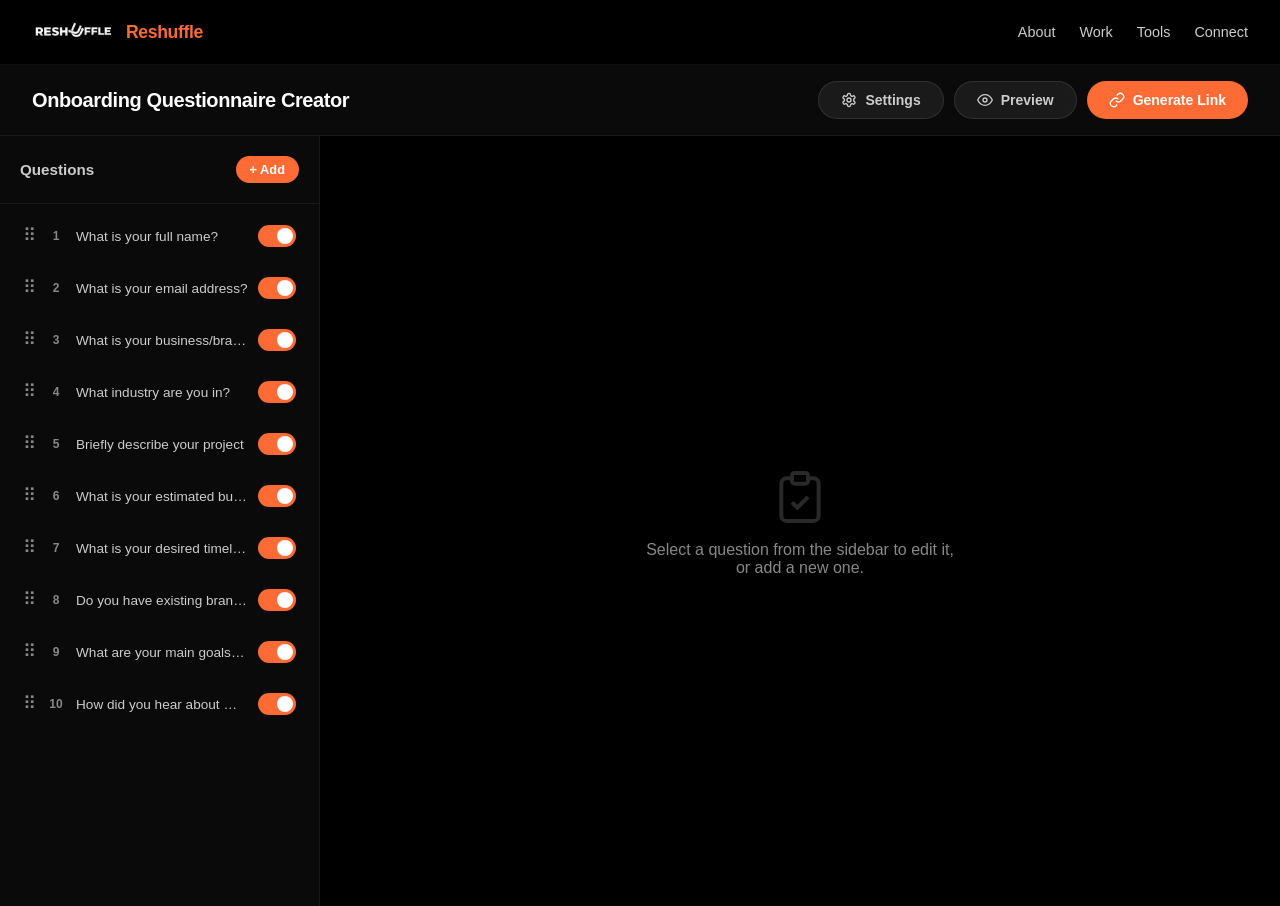
<file: onboarding-questionnaire/index.html>
<!DOCTYPE html>
<html lang="en">
<head>
<meta charset="UTF-8">
<meta name="viewport" content="width=device-width, initial-scale=1.0">
<title>Onboarding Questionnaire Creator — Reshuffle</title>
<link rel="icon" type="image/png" href="../5 (1).png">
<style>
*, *::before, *::after { margin: 0; padding: 0; box-sizing: border-box; }
:root {
  --black: #000000;
  --black-soft: #0A0A0A;
  --orange: #FF6B35;
  --orange-light: #FF8C5A;
  --white: #FFFFFF;
  --gray-dark: #111111;
  --gray-medium: #1A1A1A;
  --gray-light: #888888;
  --gray-lighter: #CCCCCC;
  --font: -apple-system, BlinkMacSystemFont, 'SF Pro Display', 'SF Pro Text', 'Helvetica Neue', Arial, sans-serif;
  --radius: 12px;
  --radius-sm: 8px;
  --transition: 0.2s ease;
}
html { font-size: 16px; }
body {
  font-family: var(--font);
  background: var(--black);
  color: var(--white);
  min-height: 100vh;
  overflow-x: hidden;
  -webkit-font-smoothing: antialiased;
}
a { color: var(--orange); text-decoration: none; }
a:hover { color: var(--orange-light); }

/* ── Nav ── */
.nav {
  position: sticky; top: 0; z-index: 100;
  display: flex; align-items: center; justify-content: space-between;
  padding: 16px 32px;
  background: rgba(0,0,0,0.85);
  backdrop-filter: blur(20px); -webkit-backdrop-filter: blur(20px);
  border-bottom: 1px solid rgba(255,255,255,0.06);
}
.nav-logo { display: flex; align-items: center; gap: 12px; }
.nav-logo img { height: 32px; }
.nav-logo span { font-size: 1.1rem; font-weight: 600; letter-spacing: -0.02em; }
.nav-links { display: flex; align-items: center; gap: 24px; }
.nav-links a { color: var(--gray-lighter); font-size: 0.9rem; font-weight: 500; transition: color var(--transition); }
.nav-links a:hover { color: var(--white); }

/* ── Action Bar ── */
.action-bar {
  display: flex; align-items: center; justify-content: space-between; flex-wrap: wrap; gap: 12px;
  padding: 16px 32px;
  background: var(--black-soft);
  border-bottom: 1px solid rgba(255,255,255,0.06);
}
.action-bar h1 { font-size: 1.25rem; font-weight: 700; letter-spacing: -0.02em; }
.action-btns { display: flex; gap: 10px; flex-wrap: wrap; }

/* ── Buttons ── */
.btn {
  display: inline-flex; align-items: center; gap: 8px;
  padding: 10px 22px; border-radius: 50px; border: none;
  font-family: var(--font); font-size: 0.875rem; font-weight: 600;
  cursor: pointer; transition: all var(--transition); white-space: nowrap;
}
.btn-primary { background: var(--orange); color: var(--white); }
.btn-primary:hover { background: var(--orange-light); transform: translateY(-1px); }
.btn-secondary { background: var(--gray-medium); color: var(--gray-lighter); border: 1px solid rgba(255,255,255,0.1); }
.btn-secondary:hover { background: rgba(255,255,255,0.08); color: var(--white); }
.btn-danger { background: rgba(255,59,48,0.15); color: #ff453a; }
.btn-danger:hover { background: rgba(255,59,48,0.25); }
.btn-sm { padding: 6px 14px; font-size: 0.8rem; }
.btn-icon { width: 36px; height: 36px; padding: 0; display: flex; align-items: center; justify-content: center; border-radius: 50%; }

/* ── Layout ── */
.builder {
  display: grid;
  grid-template-columns: 320px 1fr;
  min-height: calc(100vh - 130px);
}
@media (max-width: 860px) {
  .builder { grid-template-columns: 1fr; }
  .sidebar { border-right: none !important; border-bottom: 1px solid rgba(255,255,255,0.06); max-height: 50vh; }
}

/* ── Sidebar ── */
.sidebar {
  background: var(--black-soft);
  border-right: 1px solid rgba(255,255,255,0.06);
  display: flex; flex-direction: column; overflow: hidden;
}
.sidebar-header {
  padding: 20px; display: flex; align-items: center; justify-content: space-between;
  border-bottom: 1px solid rgba(255,255,255,0.06);
}
.sidebar-header h2 { font-size: 0.95rem; font-weight: 600; color: var(--gray-lighter); }
.question-list { flex: 1; overflow-y: auto; padding: 8px; }
.question-list::-webkit-scrollbar { width: 4px; }
.question-list::-webkit-scrollbar-thumb { background: var(--gray-light); border-radius: 4px; }

/* ── Question Item ── */
.q-item {
  display: flex; align-items: center; gap: 10px;
  padding: 12px 14px; margin-bottom: 4px;
  border-radius: var(--radius-sm);
  cursor: pointer; transition: all var(--transition);
  border: 1px solid transparent;
  user-select: none;
}
.q-item:hover { background: rgba(255,255,255,0.04); }
.q-item.active { background: rgba(255,107,53,0.08); border-color: rgba(255,107,53,0.3); }
.q-item.dragging { opacity: 0.5; background: rgba(255,107,53,0.12); }
.q-item .drag-handle {
  cursor: grab; color: var(--gray-light); flex-shrink: 0; font-size: 1.1rem; line-height: 1;
  touch-action: none;
}
.q-item .drag-handle:active { cursor: grabbing; }
.q-item .q-label { flex: 1; font-size: 0.85rem; color: var(--gray-lighter); overflow: hidden; text-overflow: ellipsis; white-space: nowrap; }
.q-item .q-toggle {
  position: relative; width: 38px; height: 22px; flex-shrink: 0;
  background: rgba(255,255,255,0.1); border-radius: 50px; cursor: pointer;
  transition: background var(--transition); border: none;
}
.q-item .q-toggle.on { background: var(--orange); }
.q-item .q-toggle::after {
  content: ''; position: absolute; top: 3px; left: 3px;
  width: 16px; height: 16px; background: var(--white);
  border-radius: 50%; transition: transform var(--transition);
}
.q-item .q-toggle.on::after { transform: translateX(16px); }
.q-num { font-size: 0.75rem; color: var(--gray-light); font-weight: 600; width: 20px; text-align: center; flex-shrink: 0; }

/* ── Editor ── */
.editor { padding: 32px; overflow-y: auto; }
.editor-empty {
  display: flex; flex-direction: column; align-items: center; justify-content: center;
  height: 100%; color: var(--gray-light); text-align: center; gap: 12px; padding: 40px;
}
.editor-empty svg { width: 64px; height: 64px; opacity: 0.3; }
.editor-card {
  max-width: 640px; margin: 0 auto;
  background: var(--gray-dark);
  border: 1px solid rgba(255,255,255,0.06);
  border-radius: var(--radius); padding: 32px;
}
.field { margin-bottom: 24px; }
.field label {
  display: block; font-size: 0.8rem; font-weight: 600;
  color: var(--gray-light); text-transform: uppercase; letter-spacing: 0.06em;
  margin-bottom: 8px;
}
.field input, .field textarea, .field select {
  width: 100%; padding: 12px 16px;
  background: var(--gray-medium); color: var(--white);
  border: 1px solid rgba(255,255,255,0.1);
  border-radius: var(--radius-sm); font-family: var(--font); font-size: 0.95rem;
  transition: border-color var(--transition);
  outline: none;
}
.field input:focus, .field textarea:focus, .field select:focus {
  border-color: var(--orange);
}
.field textarea { resize: vertical; min-height: 80px; }
.field select { appearance: none; background-image: url("data:image/svg+xml,%3Csvg width='12' height='8' viewBox='0 0 12 8' fill='none' xmlns='http://www.w3.org/2000/svg'%3E%3Cpath d='M1 1.5L6 6.5L11 1.5' stroke='%23888' stroke-width='1.5' stroke-linecap='round' stroke-linejoin='round'/%3E%3C/svg%3E"); background-repeat: no-repeat; background-position: right 14px center; padding-right: 36px; }
.field .hint { font-size: 0.78rem; color: var(--gray-light); margin-top: 6px; }

.toggle-row {
  display: flex; align-items: center; justify-content: space-between;
  padding: 12px 0; border-top: 1px solid rgba(255,255,255,0.06);
}
.toggle-row span { font-size: 0.9rem; color: var(--gray-lighter); }

.options-editor { margin-top: 8px; }
.option-row { display: flex; align-items: center; gap: 8px; margin-bottom: 8px; }
.option-row input { flex: 1; }
.option-row .btn-icon { flex-shrink: 0; }

.editor-footer { display: flex; justify-content: flex-end; gap: 10px; margin-top: 24px; padding-top: 20px; border-top: 1px solid rgba(255,255,255,0.06); }

/* ── Modals ── */
.modal-overlay {
  position: fixed; inset: 0; z-index: 200;
  background: rgba(0,0,0,0.7); backdrop-filter: blur(8px);
  display: flex; align-items: center; justify-content: center;
  padding: 20px; opacity: 0; pointer-events: none;
  transition: opacity 0.25s ease;
}
.modal-overlay.open { opacity: 1; pointer-events: all; }
.modal {
  background: var(--gray-dark); border: 1px solid rgba(255,255,255,0.08);
  border-radius: var(--radius); width: 100%; max-height: 90vh;
  overflow-y: auto; transform: translateY(20px);
  transition: transform 0.25s ease;
}
.modal-overlay.open .modal { transform: translateY(0); }
.modal-sm { max-width: 520px; }
.modal-lg { max-width: 800px; }
.modal-xl { max-width: 1000px; }
.modal-header {
  display: flex; align-items: center; justify-content: space-between;
  padding: 24px 28px; border-bottom: 1px solid rgba(255,255,255,0.06);
}
.modal-header h2 { font-size: 1.15rem; font-weight: 700; }
.modal-close {
  width: 32px; height: 32px; display: flex; align-items: center; justify-content: center;
  border-radius: 50%; border: none; background: rgba(255,255,255,0.06);
  color: var(--gray-lighter); cursor: pointer; font-size: 1.2rem;
  transition: all var(--transition);
}
.modal-close:hover { background: rgba(255,255,255,0.12); color: var(--white); }
.modal-body { padding: 28px; }
.modal-footer { padding: 20px 28px; border-top: 1px solid rgba(255,255,255,0.06); display: flex; justify-content: flex-end; gap: 10px; }

/* ── Preview ── */
.preview-frame {
  background: var(--black); border: 1px solid rgba(255,255,255,0.08);
  border-radius: var(--radius-sm); padding: 32px; max-height: 60vh; overflow-y: auto;
}
.preview-field { margin-bottom: 24px; }
.preview-field label { display: block; font-size: 0.9rem; font-weight: 600; color: var(--white); margin-bottom: 8px; }
.preview-field .required-star { color: var(--orange); margin-left: 2px; }
.preview-field input, .preview-field textarea, .preview-field select {
  width: 100%; padding: 12px 16px; background: var(--gray-medium); color: var(--white);
  border: 1px solid rgba(255,255,255,0.1); border-radius: var(--radius-sm);
  font-family: var(--font); font-size: 0.95rem; outline: none;
}
.preview-field textarea { resize: vertical; min-height: 80px; }
.preview-radio-group, .preview-checkbox-group { display: flex; flex-direction: column; gap: 10px; }
.preview-radio-group label, .preview-checkbox-group label { display: flex; align-items: center; gap: 10px; font-weight: 400; color: var(--gray-lighter); cursor: pointer; }
.preview-radio-group input, .preview-checkbox-group input { accent-color: var(--orange); width: 18px; height: 18px; }

/* ── Share ── */
.share-url {
  display: flex; gap: 10px; align-items: stretch;
}
.share-url input {
  flex: 1; padding: 12px 16px; background: var(--black); color: var(--gray-lighter);
  border: 1px solid rgba(255,255,255,0.1); border-radius: var(--radius-sm);
  font-family: var(--font); font-size: 0.85rem; outline: none;
}
.copy-toast {
  position: fixed; bottom: 32px; left: 50%; transform: translateX(-50%) translateY(20px);
  background: var(--orange); color: var(--white); padding: 12px 28px;
  border-radius: 50px; font-size: 0.9rem; font-weight: 600;
  opacity: 0; pointer-events: none; transition: all 0.3s ease; z-index: 999;
}
.copy-toast.show { opacity: 1; transform: translateX(-50%) translateY(0); }

/* Drop indicator */
.drop-indicator {
  height: 2px; background: var(--orange); border-radius: 2px; margin: 2px 8px;
  transition: opacity 0.15s; opacity: 0;
}
.drop-indicator.visible { opacity: 1; }
</style>
</head>
<body>

<!-- Nav -->
<nav class="nav">
  <a href="../index.html" class="nav-logo">
    <img src="../2 (1).png" alt="Reshuffle">
    <span>Reshuffle</span>
  </a>
  <div class="nav-links">
    <a href="../index.html#about">About</a>
    <a href="../index.html#work">Work</a>
    <a href="../tools.html">Tools</a>
    <a href="../index.html#connect">Connect</a>
  </div>
</nav>

<!-- Action Bar -->
<div class="action-bar">
  <h1>Onboarding Questionnaire Creator</h1>
  <div class="action-btns">
    <button class="btn btn-secondary" onclick="openSettings()">
      <svg width="16" height="16" fill="none" stroke="currentColor" stroke-width="2" viewBox="0 0 24 24"><path d="M12.22 2h-.44a2 2 0 0 0-2 2v.18a2 2 0 0 1-1 1.73l-.43.25a2 2 0 0 1-2 0l-.15-.08a2 2 0 0 0-2.73.73l-.22.38a2 2 0 0 0 .73 2.73l.15.1a2 2 0 0 1 1 1.72v.51a2 2 0 0 1-1 1.74l-.15.09a2 2 0 0 0-.73 2.73l.22.38a2 2 0 0 0 2.73.73l.15-.08a2 2 0 0 1 2 0l.43.25a2 2 0 0 1 1 1.73V20a2 2 0 0 0 2 2h.44a2 2 0 0 0 2-2v-.18a2 2 0 0 1 1-1.73l.43-.25a2 2 0 0 1 2 0l.15.08a2 2 0 0 0 2.73-.73l.22-.39a2 2 0 0 0-.73-2.73l-.15-.08a2 2 0 0 1-1-1.74v-.5a2 2 0 0 1 1-1.74l.15-.09a2 2 0 0 0 .73-2.73l-.22-.38a2 2 0 0 0-2.73-.73l-.15.08a2 2 0 0 1-2 0l-.43-.25a2 2 0 0 1-1-1.73V4a2 2 0 0 0-2-2z"/><circle cx="12" cy="12" r="3"/></svg>
      Settings
    </button>
    <button class="btn btn-secondary" onclick="openPreview()">
      <svg width="16" height="16" fill="none" stroke="currentColor" stroke-width="2" viewBox="0 0 24 24"><path d="M1 12s4-8 11-8 11 8 11 8-4 8-11 8-11-8-11-8z"/><circle cx="12" cy="12" r="3"/></svg>
      Preview
    </button>
    <button class="btn btn-primary" onclick="generateLink()">
      <svg width="16" height="16" fill="none" stroke="currentColor" stroke-width="2" viewBox="0 0 24 24"><path d="M10 13a5 5 0 0 0 7.54.54l3-3a5 5 0 0 0-7.07-7.07l-1.72 1.71"/><path d="M14 11a5 5 0 0 0-7.54-.54l-3 3a5 5 0 0 0 7.07 7.07l1.71-1.71"/></svg>
      Generate Link
    </button>
  </div>
</div>

<!-- Builder -->
<div class="builder">
  <!-- Sidebar -->
  <aside class="sidebar">
    <div class="sidebar-header">
      <h2>Questions</h2>
      <button class="btn btn-primary btn-sm" onclick="addQuestion()">+ Add</button>
    </div>
    <div class="question-list" id="questionList"></div>
  </aside>

  <!-- Editor -->
  <main class="editor" id="editorArea"></main>
</div>

<!-- Settings Modal -->
<div class="modal-overlay" id="settingsModal">
  <div class="modal modal-sm">
    <div class="modal-header">
      <h2>Form Settings</h2>
      <button class="modal-close" onclick="closeModal('settingsModal')">&times;</button>
    </div>
    <div class="modal-body">
      <div class="field">
        <label>Form Title</label>
        <input type="text" id="settingTitle" placeholder="Client Onboarding Questionnaire" oninput="saveSettings()">
      </div>
      <div class="field">
        <label>Form Description</label>
        <textarea id="settingDesc" placeholder="Please fill out this form so I can better understand your project needs." oninput="saveSettings()"></textarea>
      </div>
      <div class="field">
        <label>Your Email Address</label>
        <input type="email" id="settingEmail" placeholder="you@example.com" oninput="saveSettings()">
        <div class="hint">Responses will be sent to this email via mailto: link</div>
      </div>
    </div>
    <div class="modal-footer">
      <button class="btn btn-primary" onclick="closeModal('settingsModal')">Done</button>
    </div>
  </div>
</div>

<!-- Preview Modal -->
<div class="modal-overlay" id="previewModal">
  <div class="modal modal-lg">
    <div class="modal-header">
      <h2>Form Preview</h2>
      <button class="modal-close" onclick="closeModal('previewModal')">&times;</button>
    </div>
    <div class="modal-body">
      <div class="preview-frame" id="previewContent"></div>
    </div>
    <div class="modal-footer">
      <button class="btn btn-secondary" onclick="closeModal('previewModal')">Close</button>
      <button class="btn btn-primary" onclick="closeModal('previewModal');generateLink()">Generate Link</button>
    </div>
  </div>
</div>

<!-- Share Modal -->
<div class="modal-overlay" id="shareModal">
  <div class="modal modal-sm">
    <div class="modal-header">
      <h2>Share Your Form</h2>
      <button class="modal-close" onclick="closeModal('shareModal')">&times;</button>
    </div>
    <div class="modal-body">
      <p style="color:var(--gray-lighter);margin-bottom:16px;font-size:0.9rem;">Share this link with your clients. The entire form is encoded in the URL — no server needed.</p>
      <div class="share-url">
        <input type="text" id="shareUrlInput" readonly>
        <button class="btn btn-primary" onclick="copyShareLink()">Copy</button>
      </div>
      <div style="margin-top:16px;">
        <button class="btn btn-secondary" style="width:100%;" onclick="window.open(document.getElementById('shareUrlInput').value,'_blank')">Open in New Tab</button>
      </div>
    </div>
  </div>
</div>

<!-- Toast -->
<div class="copy-toast" id="toast"></div>

<script>
// ── State ──
const STORAGE_KEY = 'reshuffle_onboarding_questionnaire';
const QUESTION_TYPES = [
  { value: 'short_text', label: 'Short Text' },
  { value: 'long_text', label: 'Long Text' },
  { value: 'email', label: 'Email' },
  { value: 'phone', label: 'Phone' },
  { value: 'date', label: 'Date' },
  { value: 'dropdown', label: 'Dropdown' },
  { value: 'multiple_choice', label: 'Multiple Choice' },
  { value: 'checkbox', label: 'Checkbox' },
  { value: 'file_upload', label: 'File Upload' }
];

const DEFAULT_QUESTIONS = [
  { id: genId(), label: 'What is your full name?', type: 'short_text', required: true, enabled: true, options: [] },
  { id: genId(), label: 'What is your email address?', type: 'email', required: true, enabled: true, options: [] },
  { id: genId(), label: 'What is your business/brand name?', type: 'short_text', required: false, enabled: true, options: [] },
  { id: genId(), label: 'What industry are you in?', type: 'dropdown', required: false, enabled: true, options: ['Tech','Design','Marketing','Finance','Healthcare','Education','Entertainment','Other'] },
  { id: genId(), label: 'Briefly describe your project', type: 'long_text', required: true, enabled: true, options: [] },
  { id: genId(), label: 'What is your estimated budget range?', type: 'dropdown', required: false, enabled: true, options: ['Under $500','$500-$1000','$1000-$5000','$5000-$10000','$10000+'] },
  { id: genId(), label: 'What is your desired timeline?', type: 'dropdown', required: false, enabled: true, options: ['ASAP','1-2 weeks','2-4 weeks','1-2 months','3+ months'] },
  { id: genId(), label: 'Do you have existing brand guidelines?', type: 'multiple_choice', required: false, enabled: true, options: ['Yes','No','Partially'] },
  { id: genId(), label: 'What are your main goals for this project?', type: 'long_text', required: true, enabled: true, options: [] },
  { id: genId(), label: 'How did you hear about me?', type: 'dropdown', required: false, enabled: true, options: ['Social Media','Referral','Google','Portfolio','Other'] }
];

let state = loadState();
let selectedId = null;
let dragState = null;

function genId() { return 'q_' + Math.random().toString(36).substr(2, 9) + Date.now().toString(36); }

function loadState() {
  try {
    const raw = localStorage.getItem(STORAGE_KEY);
    if (raw) {
      const parsed = JSON.parse(raw);
      if (parsed && Array.isArray(parsed.questions) && parsed.questions.length > 0) return parsed;
    }
  } catch(e) {}
  return {
    questions: JSON.parse(JSON.stringify(DEFAULT_QUESTIONS)),
    settings: { title: 'Client Onboarding Questionnaire', description: 'Please fill out this form so I can better understand your project needs.', email: '' }
  };
}

function saveState() {
  try { localStorage.setItem(STORAGE_KEY, JSON.stringify(state)); } catch(e) {}
}

// ── Render sidebar ──
function renderSidebar() {
  const list = document.getElementById('questionList');
  list.innerHTML = '';
  state.questions.forEach((q, i) => {
    const item = document.createElement('div');
    item.className = 'q-item' + (q.id === selectedId ? ' active' : '');
    item.dataset.id = q.id;
    item.innerHTML = `
      <span class="drag-handle" data-drag="${q.id}">⠿</span>
      <span class="q-num">${i + 1}</span>
      <span class="q-label">${escHtml(q.label || 'Untitled Question')}</span>
      <button class="q-toggle ${q.enabled ? 'on' : ''}" data-toggle="${q.id}" title="Toggle question"></button>
    `;
    item.addEventListener('click', (e) => {
      if (e.target.closest('[data-toggle]') || e.target.closest('[data-drag]')) return;
      selectedId = q.id;
      renderSidebar();
      renderEditor();
    });
    // Toggle
    item.querySelector('[data-toggle]').addEventListener('click', (e) => {
      e.stopPropagation();
      q.enabled = !q.enabled;
      saveState(); renderSidebar(); renderEditor();
    });
    // Drag
    setupDrag(item, q.id);
    list.appendChild(item);
  });
}

// ── Drag & Drop ──
function setupDrag(el, id) {
  const handle = el.querySelector('.drag-handle');
  let startY = 0, currentIndex = -1, moved = false;

  function onStart(e) {
    e.preventDefault();
    const y = e.touches ? e.touches[0].clientY : e.clientY;
    startY = y;
    currentIndex = state.questions.findIndex(q => q.id === id);
    moved = false;
    el.classList.add('dragging');
    dragState = { id, startIndex: currentIndex };
    document.addEventListener('mousemove', onMove, { passive: false });
    document.addEventListener('mouseup', onEnd);
    document.addEventListener('touchmove', onMove, { passive: false });
    document.addEventListener('touchend', onEnd);
  }
  function onMove(e) {
    e.preventDefault();
    const y = e.touches ? e.touches[0].clientY : e.clientY;
    const diff = y - startY;
    if (Math.abs(diff) < 10 && !moved) return;
    moved = true;
    const list = document.getElementById('questionList');
    const items = [...list.querySelectorAll('.q-item')];
    const idx = state.questions.findIndex(q => q.id === id);
    let targetIdx = idx;
    for (let i = 0; i < items.length; i++) {
      const rect = items[i].getBoundingClientRect();
      const mid = rect.top + rect.height / 2;
      if (y < mid) { targetIdx = i; break; }
      if (i === items.length - 1) targetIdx = items.length;
    }
    if (targetIdx !== idx && targetIdx !== idx + 1) {
      // Reorder
      const [removed] = state.questions.splice(idx, 1);
      const insertAt = targetIdx > idx ? targetIdx - 1 : targetIdx;
      state.questions.splice(insertAt, 0, removed);
      startY = y;
      saveState();
      renderSidebar();
      const newEl = document.querySelector(`[data-id="${id}"]`);
      if (newEl) newEl.classList.add('dragging');
    }
  }
  function onEnd() {
    el.classList.remove('dragging');
    document.querySelectorAll('.q-item.dragging').forEach(e => e.classList.remove('dragging'));
    dragState = null;
    document.removeEventListener('mousemove', onMove);
    document.removeEventListener('mouseup', onEnd);
    document.removeEventListener('touchmove', onMove);
    document.removeEventListener('touchend', onEnd);
    saveState(); renderSidebar();
  }
  handle.addEventListener('mousedown', onStart);
  handle.addEventListener('touchstart', onStart, { passive: false });
}

// ── Render editor ──
function renderEditor() {
  const area = document.getElementById('editorArea');
  const q = state.questions.find(q => q.id === selectedId);
  if (!q) {
    area.innerHTML = `<div class="editor-empty"><svg viewBox="0 0 24 24" fill="none" stroke="currentColor" stroke-width="1.5"><path d="M9 5H7a2 2 0 0 0-2 2v12a2 2 0 0 0 2 2h10a2 2 0 0 0 2-2V7a2 2 0 0 0-2-2h-2"/><rect x="9" y="3" width="6" height="4" rx="1"/><path d="M9 14l2 2 4-4"/></svg><p>Select a question from the sidebar to edit it,<br>or add a new one.</p></div>`;
    return;
  }
  const needsOptions = ['dropdown','multiple_choice','checkbox'].includes(q.type);
  let optionsHtml = '';
  if (needsOptions) {
    optionsHtml = `<div class="field"><label>Options</label><div class="options-editor" id="optionsEditor">`;
    (q.options || []).forEach((opt, i) => {
      optionsHtml += `<div class="option-row"><input type="text" value="${escAttr(opt)}" data-opt-index="${i}" placeholder="Option ${i+1}"><button class="btn btn-icon btn-danger btn-sm" onclick="removeOption(${i})" title="Remove">✕</button></div>`;
    });
    optionsHtml += `</div><button class="btn btn-secondary btn-sm" onclick="addOption()" style="margin-top:8px;">+ Add Option</button></div>`;
  }

  area.innerHTML = `
    <div class="editor-card">
      <div class="field">
        <label>Question Label</label>
        <input type="text" id="edLabel" value="${escAttr(q.label)}" placeholder="Enter your question…">
      </div>
      <div class="field">
        <label>Question Type</label>
        <select id="edType">${QUESTION_TYPES.map(t => `<option value="${t.value}" ${q.type===t.value?'selected':''}>${t.label}</option>`).join('')}</select>
      </div>
      ${optionsHtml}
      <div class="toggle-row">
        <span>Required</span>
        <button class="q-toggle ${q.required?'on':''}" id="edRequired"></button>
      </div>
      <div class="toggle-row">
        <span>Enabled</span>
        <button class="q-toggle ${q.enabled?'on':''}" id="edEnabled"></button>
      </div>
      <div class="editor-footer">
        <button class="btn btn-danger btn-sm" onclick="deleteQuestion('${q.id}')">Delete Question</button>
      </div>
    </div>`;

  // Bind events
  document.getElementById('edLabel').addEventListener('input', (e) => { q.label = e.target.value; saveState(); renderSidebar(); });
  document.getElementById('edType').addEventListener('change', (e) => {
    q.type = e.target.value;
    if (['dropdown','multiple_choice','checkbox'].includes(q.type) && (!q.options || q.options.length === 0)) {
      q.options = ['Option 1','Option 2'];
    }
    saveState(); renderEditor(); renderSidebar();
  });
  document.getElementById('edRequired').addEventListener('click', () => { q.required = !q.required; saveState(); renderEditor(); });
  document.getElementById('edEnabled').addEventListener('click', () => { q.enabled = !q.enabled; saveState(); renderEditor(); renderSidebar(); });
  // Option inputs
  document.querySelectorAll('[data-opt-index]').forEach(inp => {
    inp.addEventListener('input', (e) => {
      q.options[parseInt(e.target.dataset.optIndex)] = e.target.value;
      saveState();
    });
  });
}

function addOption() {
  const q = state.questions.find(q => q.id === selectedId);
  if (!q) return;
  if (!q.options) q.options = [];
  q.options.push('Option ' + (q.options.length + 1));
  saveState(); renderEditor();
}

function removeOption(i) {
  const q = state.questions.find(q => q.id === selectedId);
  if (!q || !q.options) return;
  q.options.splice(i, 1);
  saveState(); renderEditor();
}

function addQuestion() {
  const q = { id: genId(), label: '', type: 'short_text', required: false, enabled: true, options: [] };
  state.questions.push(q);
  selectedId = q.id;
  saveState(); renderSidebar(); renderEditor();
  // Focus the label input
  setTimeout(() => { const el = document.getElementById('edLabel'); if (el) el.focus(); }, 50);
}

function deleteQuestion(id) {
  state.questions = state.questions.filter(q => q.id !== id);
  if (selectedId === id) selectedId = null;
  saveState(); renderSidebar(); renderEditor();
}

// ── Settings ──
function openSettings() {
  document.getElementById('settingTitle').value = state.settings.title || '';
  document.getElementById('settingDesc').value = state.settings.description || '';
  document.getElementById('settingEmail').value = state.settings.email || '';
  openModal('settingsModal');
}

function saveSettings() {
  state.settings.title = document.getElementById('settingTitle').value;
  state.settings.description = document.getElementById('settingDesc').value;
  state.settings.email = document.getElementById('settingEmail').value;
  saveState();
}

// ── Preview ──
function openPreview() {
  const container = document.getElementById('previewContent');
  const enabledQs = state.questions.filter(q => q.enabled);
  if (enabledQs.length === 0) {
    container.innerHTML = '<p style="color:var(--gray-light);text-align:center;padding:40px;">No enabled questions. Toggle some on in the sidebar.</p>';
    openModal('previewModal');
    return;
  }
  let html = '';
  if (state.settings.title) html += `<h2 style="font-size:1.4rem;font-weight:700;margin-bottom:8px;">${escHtml(state.settings.title)}</h2>`;
  if (state.settings.description) html += `<p style="color:var(--gray-lighter);margin-bottom:28px;font-size:0.95rem;">${escHtml(state.settings.description)}</p>`;
  enabledQs.forEach(q => {
    html += renderPreviewField(q);
  });
  html += `<div style="margin-top:28px;"><button class="btn btn-primary" style="width:100%;justify-content:center;padding:14px;font-size:1rem;" disabled>Submit (preview only)</button></div>`;
  container.innerHTML = html;
  openModal('previewModal');
}

function renderPreviewField(q) {
  const req = q.required ? '<span class="required-star">*</span>' : '';
  const label = `<label>${escHtml(q.label)}${req}</label>`;
  let input = '';
  switch(q.type) {
    case 'short_text': input = `<input type="text" placeholder="Your answer" disabled>`; break;
    case 'long_text': input = `<textarea placeholder="Your answer" disabled></textarea>`; break;
    case 'email': input = `<input type="email" placeholder="email@example.com" disabled>`; break;
    case 'phone': input = `<input type="tel" placeholder="+1 (555) 000-0000" disabled>`; break;
    case 'date': input = `<input type="date" disabled>`; break;
    case 'file_upload': input = `<input type="file" disabled style="color:var(--gray-light);">`; break;
    case 'dropdown':
      input = `<select disabled><option value="">Select…</option>${(q.options||[]).map(o => `<option>${escHtml(o)}</option>`).join('')}</select>`;
      break;
    case 'multiple_choice':
      input = `<div class="preview-radio-group">${(q.options||[]).map(o => `<label><input type="radio" name="preview_${escAttr(q.id)}" disabled> ${escHtml(o)}</label>`).join('')}</div>`;
      break;
    case 'checkbox':
      input = `<div class="preview-checkbox-group">${(q.options||[]).map(o => `<label><input type="checkbox" disabled> ${escHtml(o)}</label>`).join('')}</div>`;
      break;
  }
  return `<div class="preview-field">${label}${input}</div>`;
}

// ── Generate Link ──
function generateLink() {
  const enabledQs = state.questions.filter(q => q.enabled);
  if (enabledQs.length === 0) {
    showToast('No enabled questions to share');
    return;
  }
  const config = {
    title: state.settings.title,
    description: state.settings.description,
    email: state.settings.email,
    questions: enabledQs.map(q => ({
      id: q.id, label: q.label, type: q.type,
      required: q.required, options: q.options || []
    }))
  };
  const json = JSON.stringify(config);
  const encoded = btoa(unescape(encodeURIComponent(json)));
  const base = window.location.href.replace(/[^/]*$/, '');
  const url = base + 'form.html#' + encoded;
  document.getElementById('shareUrlInput').value = url;
  openModal('shareModal');
}

function copyShareLink() {
  const input = document.getElementById('shareUrlInput');
  navigator.clipboard.writeText(input.value).then(() => {
    showToast('Link copied to clipboard!');
  }).catch(() => {
    input.select();
    document.execCommand('copy');
    showToast('Link copied!');
  });
}

// ── Modals ──
function openModal(id) { document.getElementById(id).classList.add('open'); }
function closeModal(id) { document.getElementById(id).classList.remove('open'); }

// Close modals on overlay click
document.querySelectorAll('.modal-overlay').forEach(overlay => {
  overlay.addEventListener('click', (e) => {
    if (e.target === overlay) overlay.classList.remove('open');
  });
});

// Close modals on Escape
document.addEventListener('keydown', (e) => {
  if (e.key === 'Escape') document.querySelectorAll('.modal-overlay.open').forEach(m => m.classList.remove('open'));
});

// ── Toast ──
function showToast(msg) {
  const t = document.getElementById('toast');
  t.textContent = msg;
  t.classList.add('show');
  clearTimeout(t._timer);
  t._timer = setTimeout(() => t.classList.remove('show'), 2500);
}

// ── Helpers ──
function escHtml(s) {
  const div = document.createElement('div');
  div.textContent = s || '';
  return div.innerHTML;
}
function escAttr(s) {
  return (s || '').replace(/&/g,'&amp;').replace(/"/g,'&quot;').replace(/</g,'&lt;').replace(/>/g,'&gt;');
}

// ── Init ──
renderSidebar();
renderEditor();
</script>
</body>
</html>
</file>
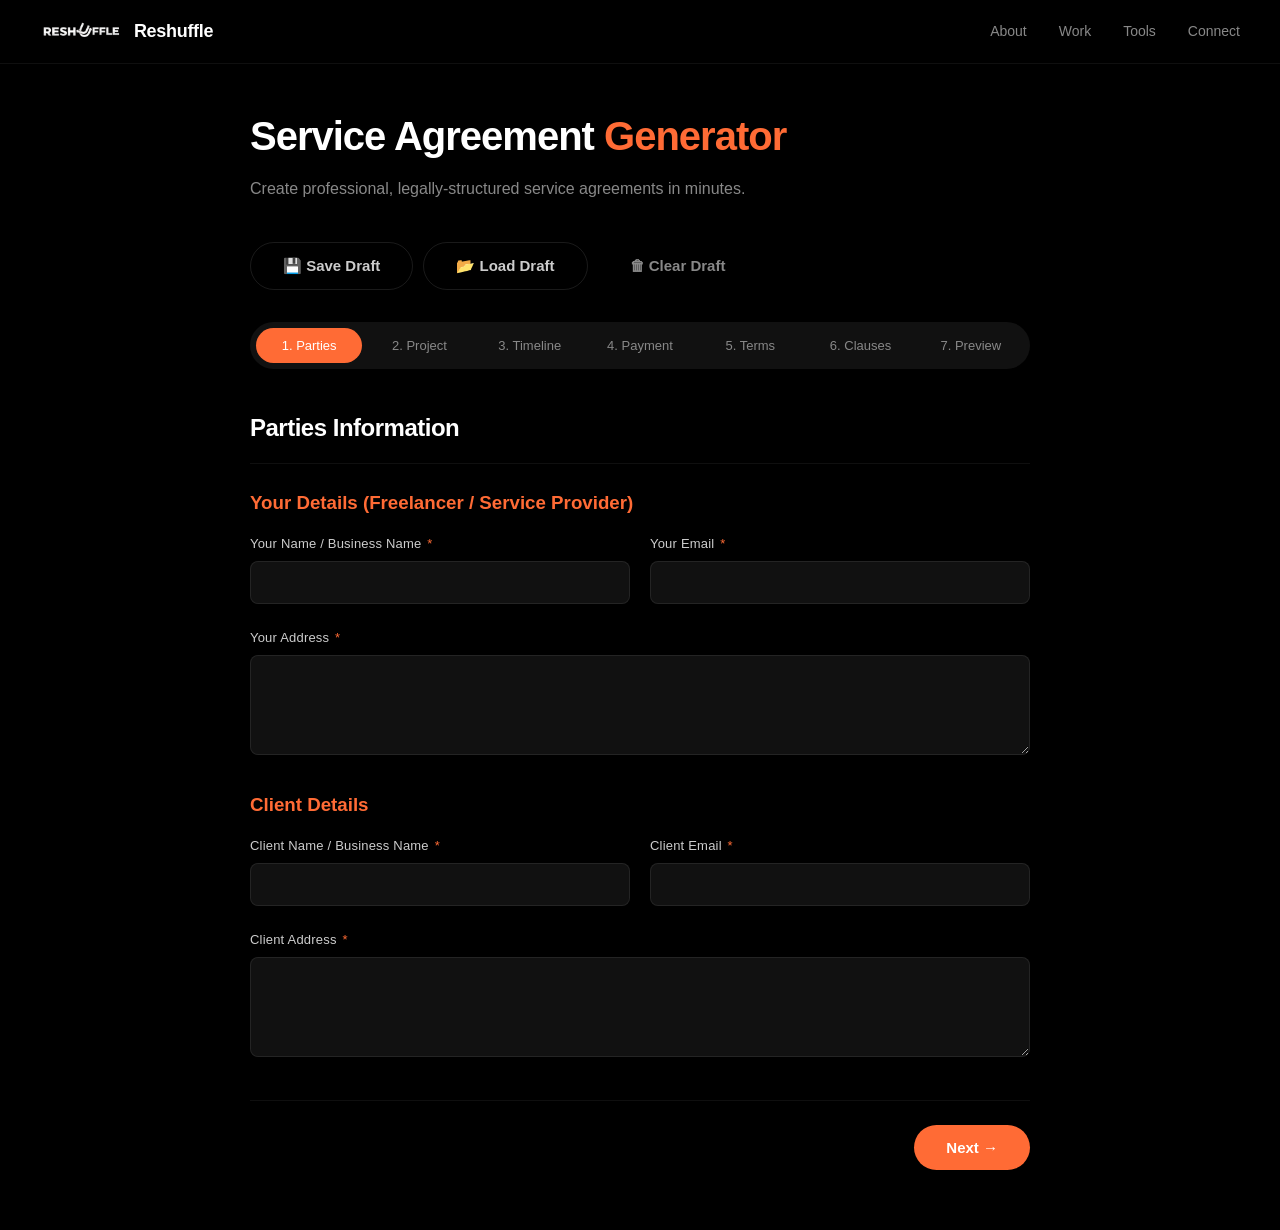
<file: service-agreement/index.html>
<!DOCTYPE html>
<html lang="en">
<head>
<meta charset="UTF-8">
<meta name="viewport" content="width=device-width, initial-scale=1.0">
<title>Service Agreement Generator — Reshuffle</title>
<link rel="icon" type="image/png" href="../5 (1).png">
<style>
:root {
  --black: #000000;
  --black-soft: #0A0A0A;
  --orange: #FF6B35;
  --orange-light: #FF8C5A;
  --white: #FFFFFF;
  --gray-dark: #111111;
  --gray-medium: #1A1A1A;
  --gray-light: #888888;
  --gray-lighter: #CCCCCC;
  --font: -apple-system, BlinkMacSystemFont, 'SF Pro Display', 'SF Pro Text', 'Helvetica Neue', Arial, sans-serif;
  --radius: 12px;
  --radius-sm: 8px;
  --transition: 0.25s cubic-bezier(0.4, 0, 0.2, 1);
}

*, *::before, *::after { box-sizing: border-box; margin: 0; padding: 0; }

html { scroll-behavior: smooth; }

body {
  font-family: var(--font);
  background: var(--black);
  color: var(--white);
  min-height: 100vh;
  line-height: 1.6;
  -webkit-font-smoothing: antialiased;
  -moz-osx-font-smoothing: grayscale;
}

/* === NAV === */
.nav {
  position: fixed; top: 0; left: 0; right: 0; z-index: 100;
  background: rgba(0,0,0,0.85);
  backdrop-filter: blur(20px);
  -webkit-backdrop-filter: blur(20px);
  border-bottom: 1px solid rgba(255,255,255,0.06);
  padding: 0 40px;
  height: 64px;
  display: flex; align-items: center; justify-content: space-between;
}
.nav-logo { display: flex; align-items: center; gap: 12px; text-decoration: none; }
.nav-logo img { height: 32px; }
.nav-logo span { color: var(--white); font-size: 18px; font-weight: 600; letter-spacing: -0.3px; }
.nav-links { display: flex; gap: 32px; align-items: center; }
.nav-links a {
  color: var(--gray-light);
  text-decoration: none;
  font-size: 14px;
  font-weight: 500;
  transition: color var(--transition);
}
.nav-links a:hover, .nav-links a.active { color: var(--white); }

/* === MAIN LAYOUT === */
.main { padding: 104px 40px 60px; max-width: 860px; margin: 0 auto; }

.page-title {
  font-size: 40px; font-weight: 700; letter-spacing: -1px;
  margin-bottom: 8px;
}
.page-title span { color: var(--orange); }
.page-subtitle { color: var(--gray-light); font-size: 16px; margin-bottom: 40px; }

/* === STEP INDICATOR === */
.steps-bar {
  display: flex; gap: 4px; margin-bottom: 40px;
  background: var(--gray-dark);
  border-radius: 50px;
  padding: 6px;
  overflow-x: auto;
}
.step-pill {
  flex: 1; min-width: 0;
  padding: 10px 12px;
  border-radius: 50px;
  font-size: 13px; font-weight: 500;
  text-align: center;
  cursor: pointer;
  transition: all var(--transition);
  color: var(--gray-light);
  background: transparent;
  white-space: nowrap;
  border: none;
  font-family: var(--font);
}
.step-pill.active { background: var(--orange); color: var(--white); }
.step-pill.completed { background: rgba(255,107,53,0.15); color: var(--orange); }
.step-pill:hover:not(.active) { color: var(--white); }
.step-pill .step-num { display: inline; }

/* === FORM SECTIONS === */
.form-step { display: none; animation: fadeIn 0.3s ease; }
.form-step.active { display: block; }

@keyframes fadeIn { from { opacity: 0; transform: translateY(10px); } to { opacity: 1; transform: translateY(0); } }

.section-title {
  font-size: 24px; font-weight: 600; letter-spacing: -0.5px;
  margin-bottom: 24px;
  padding-bottom: 16px;
  border-bottom: 1px solid rgba(255,255,255,0.06);
}

.field-group { margin-bottom: 24px; }
.field-row { display: grid; grid-template-columns: 1fr 1fr; gap: 20px; }
.field-row.three { grid-template-columns: 1fr 1fr 1fr; }

label {
  display: block;
  font-size: 13px; font-weight: 500;
  color: var(--gray-lighter);
  margin-bottom: 6px;
  letter-spacing: 0.2px;
}
label .req { color: var(--orange); margin-left: 2px; }

input[type="text"],
input[type="email"],
input[type="number"],
input[type="date"],
textarea,
select {
  width: 100%;
  padding: 12px 16px;
  background: var(--gray-dark);
  border: 1px solid rgba(255,255,255,0.08);
  border-radius: var(--radius-sm);
  color: var(--white);
  font-family: var(--font);
  font-size: 15px;
  transition: border-color var(--transition), box-shadow var(--transition);
  outline: none;
}
input:focus, textarea:focus, select:focus {
  border-color: var(--orange);
  box-shadow: 0 0 0 3px rgba(255,107,53,0.15);
}
input.invalid, textarea.invalid, select.invalid {
  border-color: #ff4444;
  box-shadow: 0 0 0 3px rgba(255,68,68,0.15);
}
textarea { resize: vertical; min-height: 100px; }
select { cursor: pointer; appearance: none; background-image: url("data:image/svg+xml,%3Csvg xmlns='http://www.w3.org/2000/svg' width='12' height='12' fill='%23888'%3E%3Cpath d='M6 8L1 3h10z'/%3E%3C/svg%3E"); background-repeat: no-repeat; background-position: right 14px center; padding-right: 36px; }

.error-msg {
  color: #ff4444; font-size: 12px; margin-top: 4px; display: none;
}
.error-msg.visible { display: block; }

/* Toggle switch */
.toggle-row {
  display: flex; align-items: center; gap: 12px; margin-bottom: 12px;
}
.toggle {
  position: relative; width: 48px; height: 28px; cursor: pointer;
}
.toggle input { opacity: 0; width: 0; height: 0; }
.toggle-slider {
  position: absolute; inset: 0;
  background: var(--gray-dark);
  border: 1px solid rgba(255,255,255,0.1);
  border-radius: 50px;
  transition: background var(--transition);
}
.toggle-slider::before {
  content: ''; position: absolute;
  width: 22px; height: 22px;
  left: 2px; top: 2px;
  background: var(--white);
  border-radius: 50%;
  transition: transform var(--transition);
}
.toggle input:checked + .toggle-slider { background: var(--orange); border-color: var(--orange); }
.toggle input:checked + .toggle-slider::before { transform: translateX(20px); }
.toggle-label { font-size: 14px; color: var(--gray-lighter); }

/* Radio group */
.radio-group { display: flex; flex-wrap: wrap; gap: 10px; margin-bottom: 12px; }
.radio-option {
  position: relative;
}
.radio-option input { position: absolute; opacity: 0; }
.radio-option label {
  display: inline-block;
  padding: 10px 20px;
  border-radius: 50px;
  background: var(--gray-dark);
  border: 1px solid rgba(255,255,255,0.08);
  cursor: pointer;
  font-size: 14px;
  color: var(--gray-lighter);
  transition: all var(--transition);
  margin-bottom: 0;
}
.radio-option input:checked + label {
  background: var(--orange);
  border-color: var(--orange);
  color: var(--white);
}
.radio-option label:hover { border-color: var(--orange); color: var(--white); }

/* Dynamic list */
.dynamic-list { margin-top: 12px; }
.dynamic-item {
  display: flex; gap: 12px; align-items: flex-start;
  margin-bottom: 12px;
  padding: 16px;
  background: var(--gray-dark);
  border: 1px solid rgba(255,255,255,0.06);
  border-radius: var(--radius-sm);
  animation: slideIn 0.25s ease;
}
@keyframes slideIn { from { opacity: 0; transform: translateY(-8px); } to { opacity: 1; transform: translateY(0); } }

.dynamic-item .field-inner { flex: 1; }
.dynamic-item .field-inner + .field-inner { flex: 0 0 160px; }
.dynamic-item input, .dynamic-item textarea { background: var(--gray-medium); }

.btn-remove {
  flex-shrink: 0;
  width: 36px; height: 36px;
  border: none; border-radius: 50%;
  background: rgba(255,68,68,0.1);
  color: #ff4444;
  font-size: 18px;
  cursor: pointer;
  display: flex; align-items: center; justify-content: center;
  transition: all var(--transition);
  margin-top: 22px;
}
.btn-remove:hover { background: rgba(255,68,68,0.25); }

.btn-add {
  display: inline-flex; align-items: center; gap: 8px;
  padding: 10px 20px;
  border: 1px dashed rgba(255,107,53,0.4);
  border-radius: 50px;
  background: transparent;
  color: var(--orange);
  font-family: var(--font);
  font-size: 14px;
  cursor: pointer;
  transition: all var(--transition);
  margin-top: 4px;
}
.btn-add:hover { background: rgba(255,107,53,0.08); border-color: var(--orange); }

/* Buttons */
.btn-row {
  display: flex; gap: 12px; margin-top: 36px; padding-top: 24px;
  border-top: 1px solid rgba(255,255,255,0.06);
  flex-wrap: wrap;
}
.btn {
  padding: 14px 32px;
  border-radius: 50px;
  border: none;
  font-family: var(--font);
  font-size: 15px;
  font-weight: 600;
  cursor: pointer;
  transition: all var(--transition);
  display: inline-flex; align-items: center; gap: 8px;
}
.btn-primary { background: var(--orange); color: var(--white); }
.btn-primary:hover { background: var(--orange-light); transform: translateY(-1px); }
.btn-secondary {
  background: transparent;
  color: var(--gray-lighter);
  border: 1px solid rgba(255,255,255,0.1);
}
.btn-secondary:hover { border-color: rgba(255,255,255,0.3); color: var(--white); }
.btn-ghost { background: transparent; color: var(--gray-light); }
.btn-ghost:hover { color: var(--white); }

.btn-row .spacer { flex: 1; }

/* Draft buttons */
.draft-actions {
  display: flex; gap: 10px; margin-bottom: 32px;
}

/* Currency input group */
.currency-group {
  display: flex; gap: 0;
}
.currency-group select {
  flex: 0 0 90px;
  border-radius: var(--radius-sm) 0 0 var(--radius-sm);
  border-right: none;
}
.currency-group input {
  border-radius: 0 var(--radius-sm) var(--radius-sm) 0;
}

/* === PREVIEW === */
.preview-actions {
  display: flex; gap: 12px; margin-bottom: 24px; flex-wrap: wrap;
}

#agreement-preview {
  background: var(--white);
  color: #111;
  padding: 60px;
  border-radius: var(--radius);
  font-family: 'Georgia', 'Times New Roman', serif;
  line-height: 1.8;
  max-width: 100%;
  font-size: 14px;
}
#agreement-preview h1 {
  font-size: 26px; text-align: center; margin-bottom: 4px;
  color: #111; font-weight: 700; letter-spacing: -0.5px;
}
#agreement-preview .doc-subtitle {
  text-align: center; color: #666; font-size: 13px; margin-bottom: 6px;
}
#agreement-preview .doc-number {
  text-align: center; color: #999; font-size: 12px; margin-bottom: 32px;
  letter-spacing: 1px; text-transform: uppercase;
}
#agreement-preview h2 {
  font-size: 16px; font-weight: 700; margin: 28px 0 12px;
  padding-bottom: 6px; border-bottom: 2px solid #eee;
  color: #222; text-transform: uppercase; letter-spacing: 0.5px;
}
#agreement-preview h3 {
  font-size: 14px; font-weight: 700; margin: 16px 0 8px; color: #333;
}
#agreement-preview p { margin-bottom: 10px; text-align: justify; }
#agreement-preview table {
  width: 100%; border-collapse: collapse; margin: 12px 0;
}
#agreement-preview th, #agreement-preview td {
  border: 1px solid #ddd; padding: 10px 14px; text-align: left; font-size: 13px;
}
#agreement-preview th { background: #f5f5f5; font-weight: 600; color: #333; }
#agreement-preview .sig-block {
  display: flex; gap: 60px; margin-top: 48px; page-break-inside: avoid;
}
#agreement-preview .sig-col { flex: 1; }
#agreement-preview .sig-line {
  border-top: 1px solid #333; margin-top: 60px; padding-top: 8px;
  font-size: 13px; color: #555;
}
#agreement-preview .sig-name { font-weight: 600; color: #111; margin-top: 4px; }
#agreement-preview .doc-footer {
  margin-top: 40px; padding-top: 16px; border-top: 1px solid #eee;
  font-size: 11px; color: #999; text-align: center;
}
#agreement-preview ul {
  margin: 8px 0 12px 20px;
}
#agreement-preview li { margin-bottom: 4px; }
#agreement-preview .clause-num { color: #666; font-weight: 600; }

/* === TOAST === */
.toast {
  position: fixed; bottom: 30px; right: 30px;
  background: var(--gray-dark);
  border: 1px solid rgba(255,255,255,0.08);
  color: var(--white);
  padding: 14px 24px;
  border-radius: var(--radius-sm);
  font-size: 14px;
  z-index: 200;
  transform: translateY(100px);
  opacity: 0;
  transition: all 0.3s ease;
  pointer-events: none;
}
.toast.show { transform: translateY(0); opacity: 1; }
.toast.success { border-left: 3px solid #4caf50; }
.toast.error { border-left: 3px solid #ff4444; }

/* === PRINT === */
@media print {
  * { print-color-adjust: exact; -webkit-print-color-adjust: exact; }
  body { background: white !important; }
  .nav, .steps-bar, .btn-row, .preview-actions, .page-title, .page-subtitle,
  .draft-actions, .form-step:not(.step-preview) { display: none !important; }
  .main { padding: 0 !important; max-width: 100% !important; }
  #agreement-preview {
    padding: 0 !important;
    border-radius: 0 !important;
    box-shadow: none !important;
  }
  #agreement-preview h1 { font-size: 24px !important; }
  #agreement-preview .sig-block { page-break-inside: avoid; }
  table, .sig-block { page-break-inside: avoid; }
  @page { margin: 20mm; }
}

/* === RESPONSIVE === */
@media (max-width: 768px) {
  .nav { padding: 0 20px; }
  .main { padding: 84px 20px 40px; }
  .page-title { font-size: 28px; }
  .field-row, .field-row.three { grid-template-columns: 1fr; }
  .steps-bar { padding: 4px; gap: 2px; }
  .step-pill { padding: 8px 8px; font-size: 11px; }
  .step-pill .step-num { display: none; }
  #agreement-preview { padding: 30px 20px; }
  #agreement-preview .sig-block { flex-direction: column; gap: 40px; }
  .btn-row { flex-direction: column; }
  .btn { width: 100%; justify-content: center; }
  .dynamic-item { flex-direction: column; }
  .dynamic-item .field-inner + .field-inner { flex: 1; }
  .btn-remove { margin-top: 0; align-self: flex-end; }
}
@media (max-width: 480px) {
  .radio-group { flex-direction: column; }
  .draft-actions { flex-direction: column; }
}
</style>
</head>
<body>

<!-- NAV -->
<nav class="nav">
  <a href="../index.html" class="nav-logo">
    <img src="../2 (1).png" alt="Reshuffle">
    <span>Reshuffle</span>
  </a>
  <div class="nav-links">
    <a href="../index.html#about">About</a>
    <a href="../index.html#work">Work</a>
    <a href="../tools.html">Tools</a>
    <a href="../index.html#connect">Connect</a>
  </div>
</nav>

<!-- MAIN -->
<div class="main">
  <h1 class="page-title">Service Agreement <span>Generator</span></h1>
  <p class="page-subtitle">Create professional, legally-structured service agreements in minutes.</p>

  <!-- Draft actions -->
  <div class="draft-actions">
    <button class="btn btn-secondary" onclick="saveDraft()" id="btn-save-draft">💾 Save Draft</button>
    <button class="btn btn-secondary" onclick="loadDraft()" id="btn-load-draft">📂 Load Draft</button>
    <button class="btn btn-ghost" onclick="clearDraft()" id="btn-clear-draft">🗑 Clear Draft</button>
  </div>

  <!-- STEPS BAR -->
  <div class="steps-bar" id="steps-bar">
    <button class="step-pill active" data-step="0"><span class="step-num">1. </span>Parties</button>
    <button class="step-pill" data-step="1"><span class="step-num">2. </span>Project</button>
    <button class="step-pill" data-step="2"><span class="step-num">3. </span>Timeline</button>
    <button class="step-pill" data-step="3"><span class="step-num">4. </span>Payment</button>
    <button class="step-pill" data-step="4"><span class="step-num">5. </span>Terms</button>
    <button class="step-pill" data-step="5"><span class="step-num">6. </span>Clauses</button>
    <button class="step-pill" data-step="6"><span class="step-num">7. </span>Preview</button>
  </div>

  <!-- FORM -->
  <form id="agreement-form" novalidate>

    <!-- STEP 0: Parties -->
    <div class="form-step active" data-step="0">
      <h2 class="section-title">Parties Information</h2>
      <h3 style="color:var(--orange);margin-bottom:16px;">Your Details (Freelancer / Service Provider)</h3>
      <div class="field-row">
        <div class="field-group">
          <label>Your Name / Business Name <span class="req">*</span></label>
          <input type="text" name="freelancerName" required data-label="Your Name">
          <div class="error-msg">Please enter your name or business name.</div>
        </div>
        <div class="field-group">
          <label>Your Email <span class="req">*</span></label>
          <input type="email" name="freelancerEmail" required data-label="Your Email">
          <div class="error-msg">Please enter a valid email address.</div>
        </div>
      </div>
      <div class="field-group">
        <label>Your Address <span class="req">*</span></label>
        <textarea name="freelancerAddress" rows="3" required data-label="Your Address"></textarea>
        <div class="error-msg">Please enter your address.</div>
      </div>

      <h3 style="color:var(--orange);margin:28px 0 16px;">Client Details</h3>
      <div class="field-row">
        <div class="field-group">
          <label>Client Name / Business Name <span class="req">*</span></label>
          <input type="text" name="clientName" required data-label="Client Name">
          <div class="error-msg">Please enter the client's name or business name.</div>
        </div>
        <div class="field-group">
          <label>Client Email <span class="req">*</span></label>
          <input type="email" name="clientEmail" required data-label="Client Email">
          <div class="error-msg">Please enter a valid email address.</div>
        </div>
      </div>
      <div class="field-group">
        <label>Client Address <span class="req">*</span></label>
        <textarea name="clientAddress" rows="3" required data-label="Client Address"></textarea>
        <div class="error-msg">Please enter the client's address.</div>
      </div>

      <div class="btn-row">
        <div class="spacer"></div>
        <button type="button" class="btn btn-primary" onclick="nextStep()">Next →</button>
      </div>
    </div>

    <!-- STEP 1: Project Details -->
    <div class="form-step" data-step="1">
      <h2 class="section-title">Project Details</h2>
      <div class="field-group">
        <label>Project Title <span class="req">*</span></label>
        <input type="text" name="projectTitle" required data-label="Project Title">
        <div class="error-msg">Please enter a project title.</div>
      </div>
      <div class="field-group">
        <label>Project Description / Scope of Work <span class="req">*</span></label>
        <textarea name="projectDescription" rows="6" required data-label="Scope of Work" placeholder="Describe the project scope in detail..."></textarea>
        <div class="error-msg">Please describe the project scope.</div>
      </div>
      <div class="field-group">
        <label>Deliverables <span class="req">*</span></label>
        <textarea name="deliverables" rows="4" required data-label="Deliverables" placeholder="List specific deliverables, one per line..."></textarea>
        <div class="error-msg">Please list the deliverables.</div>
      </div>
      <div class="field-group">
        <label>Exclusions</label>
        <textarea name="exclusions" rows="3" placeholder="What is NOT included in this project..."></textarea>
      </div>

      <div class="btn-row">
        <button type="button" class="btn btn-secondary" onclick="prevStep()">← Back</button>
        <div class="spacer"></div>
        <button type="button" class="btn btn-primary" onclick="nextStep()">Next →</button>
      </div>
    </div>

    <!-- STEP 2: Timeline -->
    <div class="form-step" data-step="2">
      <h2 class="section-title">Timeline</h2>
      <div class="field-row">
        <div class="field-group">
          <label>Start Date <span class="req">*</span></label>
          <input type="date" name="startDate" required data-label="Start Date">
          <div class="error-msg">Please select a start date.</div>
        </div>
        <div class="field-group">
          <label>End Date <span class="req">*</span></label>
          <input type="date" name="endDate" required data-label="End Date">
          <div class="error-msg">End date must be after start date.</div>
        </div>
      </div>

      <div class="field-group">
        <label>Milestones</label>
        <div class="dynamic-list" id="milestones-list"></div>
        <button type="button" class="btn-add" onclick="addMilestone()">+ Add Milestone</button>
      </div>

      <div class="btn-row">
        <button type="button" class="btn btn-secondary" onclick="prevStep()">← Back</button>
        <div class="spacer"></div>
        <button type="button" class="btn btn-primary" onclick="nextStep()">Next →</button>
      </div>
    </div>

    <!-- STEP 3: Payment Terms -->
    <div class="form-step" data-step="3">
      <h2 class="section-title">Payment Terms</h2>
      <div class="field-row">
        <div class="field-group">
          <label>Total Project Fee <span class="req">*</span></label>
          <div class="currency-group">
            <select name="currency">
              <option value="USD">USD</option>
              <option value="EUR">EUR</option>
              <option value="GBP">GBP</option>
              <option value="INR">INR</option>
            </select>
            <input type="number" name="totalFee" min="0" step="0.01" required data-label="Total Fee" placeholder="0.00">
          </div>
          <div class="error-msg">Please enter a valid total fee.</div>
        </div>
        <div class="field-group">
          <label>Late Payment Fee (%)</label>
          <input type="number" name="lateFee" min="0" max="100" step="0.1" placeholder="e.g., 1.5">
        </div>
      </div>

      <div class="field-group">
        <label>Payment Structure <span class="req">*</span></label>
        <div class="radio-group" id="payment-structure-group">
          <div class="radio-option">
            <input type="radio" name="paymentStructure" id="ps-full" value="full" checked>
            <label for="ps-full">Full Upfront</label>
          </div>
          <div class="radio-option">
            <input type="radio" name="paymentStructure" id="ps-5050" value="5050">
            <label for="ps-5050">50/50</label>
          </div>
          <div class="radio-option">
            <input type="radio" name="paymentStructure" id="ps-milestone" value="milestone">
            <label for="ps-milestone">Milestone-based</label>
          </div>
          <div class="radio-option">
            <input type="radio" name="paymentStructure" id="ps-custom" value="custom">
            <label for="ps-custom">Custom</label>
          </div>
        </div>
      </div>

      <!-- Milestone payments -->
      <div class="field-group" id="milestone-payments-section" style="display:none;">
        <label>Milestone Payments</label>
        <p style="font-size:13px;color:var(--gray-light);margin-bottom:12px;">Assign amounts to each milestone. Amounts should sum to the total fee.</p>
        <div id="milestone-payments-list"></div>
        <div id="milestone-sum-msg" style="font-size:13px;margin-top:8px;"></div>
      </div>

      <!-- Custom payment -->
      <div class="field-group" id="custom-payment-section" style="display:none;">
        <label>Custom Payment Schedule <span class="req">*</span></label>
        <textarea name="customPayment" rows="4" placeholder="Describe your payment schedule..."></textarea>
        <div class="error-msg">Please describe the payment schedule.</div>
      </div>

      <div class="field-group">
        <label>Payment Method</label>
        <input type="text" name="paymentMethod" placeholder="e.g., Bank Transfer, PayPal, Wise">
      </div>

      <div class="btn-row">
        <button type="button" class="btn btn-secondary" onclick="prevStep()">← Back</button>
        <div class="spacer"></div>
        <button type="button" class="btn btn-primary" onclick="nextStep()">Next →</button>
      </div>
    </div>

    <!-- STEP 4: Terms & Conditions -->
    <div class="form-step" data-step="4">
      <h2 class="section-title">Terms & Conditions</h2>

      <div class="field-row">
        <div class="field-group">
          <label>Revision Policy <span class="req">*</span></label>
          <select name="revisionPolicy" required>
            <option value="unlimited">Unlimited Revisions</option>
            <option value="1">1 Round of Revisions</option>
            <option value="2" selected>2 Rounds of Revisions</option>
            <option value="3">3 Rounds of Revisions</option>
            <option value="custom">Custom</option>
          </select>
        </div>
        <div class="field-group">
          <label>Cancellation Fee (%)</label>
          <input type="number" name="cancellationFee" min="0" max="100" step="0.1" placeholder="e.g., 25">
        </div>
      </div>

      <div class="field-group" id="custom-revision-section" style="display:none;">
        <label>Custom Revision Policy</label>
        <textarea name="customRevision" rows="3" placeholder="Describe your revision policy..."></textarea>
      </div>

      <div class="field-group">
        <label>Intellectual Property Transfer <span class="req">*</span></label>
        <div class="radio-group">
          <div class="radio-option">
            <input type="radio" name="ipTransfer" id="ip-full" value="full" checked>
            <label for="ip-full">Full transfer on payment</label>
          </div>
          <div class="radio-option">
            <input type="radio" name="ipTransfer" id="ip-licensed" value="licensed">
            <label for="ip-licensed">Licensed use only</label>
          </div>
          <div class="radio-option">
            <input type="radio" name="ipTransfer" id="ip-shared" value="shared">
            <label for="ip-shared">Shared ownership</label>
          </div>
        </div>
      </div>

      <!-- Confidentiality -->
      <div class="field-group">
        <div class="toggle-row">
          <label class="toggle">
            <input type="checkbox" name="confidentiality" checked>
            <span class="toggle-slider"></span>
          </label>
          <span class="toggle-label">Include Confidentiality Clause</span>
        </div>
        <div id="confidentiality-text-section">
          <textarea name="confidentialityText" rows="4">Both parties agree to keep all project-related information, including but not limited to business strategies, technical data, financial information, and proprietary materials, strictly confidential. Neither party shall disclose such information to any third party without prior written consent of the other party. This obligation shall survive the termination of this agreement for a period of two (2) years.</textarea>
        </div>
      </div>

      <!-- Termination -->
      <div class="field-group">
        <div class="toggle-row">
          <label class="toggle">
            <input type="checkbox" name="termination" checked>
            <span class="toggle-slider"></span>
          </label>
          <span class="toggle-label">Include Termination Clause</span>
        </div>
        <div id="termination-text-section">
          <textarea name="terminationText" rows="4">Either party may terminate this agreement with fourteen (14) days written notice. In the event of termination, the Client shall pay for all work completed up to the date of termination. Any deposits or advance payments for uncompleted work shall be refunded on a pro-rata basis, minus the cancellation fee specified herein.</textarea>
        </div>
      </div>

      <div class="field-group">
        <label>Governing Law / Jurisdiction</label>
        <input type="text" name="jurisdiction" placeholder="e.g., State of California, United States">
      </div>

      <div class="btn-row">
        <button type="button" class="btn btn-secondary" onclick="prevStep()">← Back</button>
        <div class="spacer"></div>
        <button type="button" class="btn btn-primary" onclick="nextStep()">Next →</button>
      </div>
    </div>

    <!-- STEP 5: Additional Clauses -->
    <div class="form-step" data-step="5">
      <h2 class="section-title">Additional Clauses</h2>
      <p style="color:var(--gray-light);margin-bottom:20px;">Add any custom clauses you'd like to include in the agreement.</p>
      <div class="dynamic-list" id="clauses-list"></div>
      <button type="button" class="btn-add" onclick="addClause()">+ Add Custom Clause</button>

      <div class="btn-row">
        <button type="button" class="btn btn-secondary" onclick="prevStep()">← Back</button>
        <div class="spacer"></div>
        <button type="button" class="btn btn-primary" onclick="nextStep()">Generate Preview →</button>
      </div>
    </div>

    <!-- STEP 6: Preview -->
    <div class="form-step step-preview" data-step="6">
      <h2 class="section-title">Agreement Preview</h2>
      <div class="preview-actions">
        <button type="button" class="btn btn-primary" onclick="downloadPDF()">📄 Download PDF</button>
        <button type="button" class="btn btn-secondary" onclick="prevStep()">← Edit Agreement</button>
      </div>
      <div id="agreement-preview"></div>
    </div>

  </form>
</div>

<!-- TOAST -->
<div class="toast" id="toast"></div>

<script>
// ============ STATE ============
let currentStep = 0;
const totalSteps = 7;
let agreementNumber = '';

// ============ HELPERS ============
function esc(str) {
  if (!str) return '';
  const div = document.createElement('div');
  div.textContent = str;
  return div.innerHTML.replace(/"/g, '&quot;').replace(/'/g, '&#39;');
}

function formatCurrency(amount, currency) {
  const symbols = { USD: '$', EUR: '€', GBP: '£', INR: '₹' };
  const sym = symbols[currency] || currency + ' ';
  const num = parseFloat(amount);
  if (isNaN(num)) return sym + '0.00';
  return sym + num.toLocaleString('en-US', { minimumFractionDigits: 2, maximumFractionDigits: 2 });
}

function generateAgreementNumber() {
  const year = new Date().getFullYear();
  const rand = String(Math.floor(1000 + Math.random() * 9000));
  return 'SA-' + year + '-' + rand;
}

function formatDate(dateStr) {
  if (!dateStr) return '—';
  const d = new Date(dateStr + 'T00:00:00');
  return d.toLocaleDateString('en-US', { year: 'numeric', month: 'long', day: 'numeric' });
}

function showToast(msg, type) {
  const t = document.getElementById('toast');
  t.textContent = msg;
  t.className = 'toast ' + (type || 'success') + ' show';
  clearTimeout(t._timeout);
  t._timeout = setTimeout(() => t.classList.remove('show'), 3000);
}

function getFormData() {
  const form = document.getElementById('agreement-form');
  const data = {};
  // Text, email, number, date inputs, textareas, selects
  form.querySelectorAll('input[type="text"], input[type="email"], input[type="number"], input[type="date"], textarea, select').forEach(el => {
    if (el.name) data[el.name] = el.value;
  });
  // Radios
  form.querySelectorAll('input[type="radio"]:checked').forEach(el => {
    data[el.name] = el.value;
  });
  // Checkboxes
  form.querySelectorAll('input[type="checkbox"]').forEach(el => {
    if (el.name) data[el.name] = el.checked;
  });
  // Milestones
  data.milestones = [];
  document.querySelectorAll('#milestones-list .dynamic-item').forEach(item => {
    const name = item.querySelector('input[data-field="milestone-name"]')?.value || '';
    const date = item.querySelector('input[data-field="milestone-date"]')?.value || '';
    if (name || date) data.milestones.push({ name, date });
  });
  // Milestone payments
  data.milestonePayments = [];
  document.querySelectorAll('#milestone-payments-list .mp-row').forEach(row => {
    const name = row.querySelector('.mp-name')?.textContent || '';
    const amount = row.querySelector('input')?.value || '0';
    data.milestonePayments.push({ name, amount });
  });
  // Custom clauses
  data.customClauses = [];
  document.querySelectorAll('#clauses-list .dynamic-item').forEach(item => {
    const title = item.querySelector('input[data-field="clause-title"]')?.value || '';
    const body = item.querySelector('textarea[data-field="clause-body"]')?.value || '';
    if (title || body) data.customClauses.push({ title, body });
  });
  data.agreementNumber = agreementNumber;
  return data;
}

function setFormData(data) {
  if (!data) return;
  const form = document.getElementById('agreement-form');
  // Simple fields
  Object.keys(data).forEach(key => {
    if (['milestones', 'milestonePayments', 'customClauses', 'agreementNumber'].includes(key)) return;
    const el = form.querySelector(`[name="${key}"]`);
    if (!el) return;
    if (el.type === 'radio') {
      const radio = form.querySelector(`input[name="${key}"][value="${data[key]}"]`);
      if (radio) radio.checked = true;
    } else if (el.type === 'checkbox') {
      el.checked = !!data[key];
    } else {
      el.value = data[key] || '';
    }
  });
  // Milestones
  const ml = document.getElementById('milestones-list');
  ml.innerHTML = '';
  if (data.milestones?.length) {
    data.milestones.forEach(m => addMilestone(m.name, m.date));
  }
  // Custom clauses
  const cl = document.getElementById('clauses-list');
  cl.innerHTML = '';
  if (data.customClauses?.length) {
    data.customClauses.forEach(c => addClause(c.title, c.body));
  }
  if (data.agreementNumber) agreementNumber = data.agreementNumber;
  // Trigger conditional shows
  updatePaymentVisibility();
  updateRevisionVisibility();
  updateToggleSections();
  // Restore milestone payment amounts
  if (data.milestonePayments?.length) {
    setTimeout(() => {
      updateMilestonePayments();
      const inputs = document.querySelectorAll('#milestone-payments-list input[type="number"]');
      data.milestonePayments.forEach((mp, i) => {
        if (inputs[i]) inputs[i].value = mp.amount || '';
      });
      checkMilestoneSum();
    }, 100);
  }
}

// ============ AUTO-SAVE ============
function autoSave() {
  try {
    const data = getFormData();
    localStorage.setItem('sa_autosave', JSON.stringify(data));
  } catch (e) { /* silently fail */ }
}

function loadAutoSave() {
  try {
    const raw = localStorage.getItem('sa_autosave');
    if (raw) {
      const data = JSON.parse(raw);
      setFormData(data);
    }
  } catch (e) { /* silently fail */ }
}

// ============ DRAFT ============
function saveDraft() {
  try {
    const data = getFormData();
    localStorage.setItem('sa_draft', JSON.stringify(data));
    showToast('Draft saved successfully!', 'success');
  } catch (e) {
    showToast('Failed to save draft.', 'error');
  }
}

function loadDraft() {
  try {
    const raw = localStorage.getItem('sa_draft');
    if (!raw) { showToast('No draft found.', 'error'); return; }
    const data = JSON.parse(raw);
    setFormData(data);
    showToast('Draft loaded successfully!', 'success');
  } catch (e) {
    showToast('Failed to load draft.', 'error');
  }
}

function clearDraft() {
  localStorage.removeItem('sa_draft');
  localStorage.removeItem('sa_autosave');
  document.getElementById('agreement-form').reset();
  document.getElementById('milestones-list').innerHTML = '';
  document.getElementById('clauses-list').innerHTML = '';
  agreementNumber = generateAgreementNumber();
  updatePaymentVisibility();
  updateRevisionVisibility();
  updateToggleSections();
  showToast('Draft cleared.', 'success');
}

// ============ STEP NAVIGATION ============
function goToStep(step) {
  if (step < 0 || step >= totalSteps) return;

  // Hide all steps
  document.querySelectorAll('.form-step').forEach(s => s.classList.remove('active'));
  document.querySelectorAll('.step-pill').forEach(p => p.classList.remove('active', 'completed'));

  // Show target step
  document.querySelector(`.form-step[data-step="${step}"]`).classList.add('active');

  // Update pills
  document.querySelectorAll('.step-pill').forEach(p => {
    const s = parseInt(p.dataset.step);
    if (s === step) p.classList.add('active');
    else if (s < step) p.classList.add('completed');
  });

  currentStep = step;

  // If preview step, generate preview
  if (step === 6) generatePreview();

  // If payment step, update milestone payments
  if (step === 3) updateMilestonePayments();

  window.scrollTo({ top: 0, behavior: 'smooth' });
}

function nextStep() {
  if (!validateStep(currentStep)) return;
  goToStep(currentStep + 1);
}

function prevStep() {
  goToStep(currentStep - 1);
}

// ============ VALIDATION ============
function validateStep(step) {
  const stepEl = document.querySelector(`.form-step[data-step="${step}"]`);
  if (!stepEl) return true;
  let valid = true;

  // Required text/email/date/number/textarea
  stepEl.querySelectorAll('input[required], textarea[required], select[required]').forEach(el => {
    const errMsg = el.parentElement.querySelector('.error-msg') || el.closest('.field-group')?.querySelector('.error-msg');
    let fieldValid = true;

    if (el.type === 'email') {
      fieldValid = /^[^\s@]+@[^\s@]+\.[^\s@]+$/.test(el.value.trim());
    } else if (el.type === 'number') {
      fieldValid = el.value !== '' && parseFloat(el.value) >= 0;
    } else {
      fieldValid = el.value.trim() !== '';
    }

    if (!fieldValid) {
      el.classList.add('invalid');
      if (errMsg) errMsg.classList.add('visible');
      valid = false;
    } else {
      el.classList.remove('invalid');
      if (errMsg) errMsg.classList.remove('visible');
    }
  });

  // Date validation for step 2
  if (step === 2) {
    const start = document.querySelector('[name="startDate"]');
    const end = document.querySelector('[name="endDate"]');
    if (start.value && end.value && end.value <= start.value) {
      end.classList.add('invalid');
      const errMsg = end.closest('.field-group')?.querySelector('.error-msg');
      if (errMsg) errMsg.classList.add('visible');
      valid = false;
    }
  }

  // Custom payment validation
  if (step === 3) {
    const ps = document.querySelector('[name="paymentStructure"]:checked')?.value;
    if (ps === 'custom') {
      const cp = document.querySelector('[name="customPayment"]');
      if (!cp.value.trim()) {
        cp.classList.add('invalid');
        const errMsg = cp.closest('.field-group')?.querySelector('.error-msg');
        if (errMsg) errMsg.classList.add('visible');
        valid = false;
      }
    }
  }

  if (!valid) showToast('Please fill in all required fields correctly.', 'error');
  return valid;
}

// Auto-save debouncing
let autoSaveTimer;
function debouncedAutoSave() {
  clearTimeout(autoSaveTimer);
  autoSaveTimer = setTimeout(autoSave, 500);
}

// Real-time clear validation styling
document.addEventListener('input', function(e) {
  if (e.target.matches('input, textarea, select')) {
    e.target.classList.remove('invalid');
    const errMsg = e.target.parentElement.querySelector('.error-msg') || e.target.closest('.field-group')?.querySelector('.error-msg');
    if (errMsg) errMsg.classList.remove('visible');
    debouncedAutoSave();
  }
});

document.addEventListener('change', function(e) {
  debouncedAutoSave();
  if (e.target.name === 'paymentStructure') updatePaymentVisibility();
  if (e.target.name === 'revisionPolicy') updateRevisionVisibility();
  if (e.target.name === 'confidentiality' || e.target.name === 'termination') updateToggleSections();
});

// ============ CONDITIONAL SECTIONS ============
function updatePaymentVisibility() {
  const val = document.querySelector('[name="paymentStructure"]:checked')?.value;
  document.getElementById('milestone-payments-section').style.display = val === 'milestone' ? 'block' : 'none';
  document.getElementById('custom-payment-section').style.display = val === 'custom' ? 'block' : 'none';
  if (val === 'milestone') updateMilestonePayments();
}

function updateRevisionVisibility() {
  const val = document.querySelector('[name="revisionPolicy"]')?.value;
  document.getElementById('custom-revision-section').style.display = val === 'custom' ? 'block' : 'none';
}

function updateToggleSections() {
  const confOn = document.querySelector('[name="confidentiality"]')?.checked;
  document.getElementById('confidentiality-text-section').style.display = confOn ? 'block' : 'none';
  const termOn = document.querySelector('[name="termination"]')?.checked;
  document.getElementById('termination-text-section').style.display = termOn ? 'block' : 'none';
}

// ============ DYNAMIC MILESTONES ============
function addMilestone(name, date) {
  const list = document.getElementById('milestones-list');
  const item = document.createElement('div');
  item.className = 'dynamic-item';
  item.innerHTML = `
    <div class="field-inner">
      <label>Milestone Name</label>
      <input type="text" data-field="milestone-name" placeholder="e.g., Design Mockups" value="${esc(name || '')}">
    </div>
    <div class="field-inner">
      <label>Due Date</label>
      <input type="date" data-field="milestone-date" value="${esc(date || '')}">
    </div>
    <button type="button" class="btn-remove" onclick="removeDynamic(this)" title="Remove">×</button>
  `;
  list.appendChild(item);
  autoSave();
}

function updateMilestonePayments() {
  const list = document.getElementById('milestone-payments-list');
  // Preserve existing values
  const existing = {};
  list.querySelectorAll('.mp-row input[type="number"]').forEach(inp => {
    const idx = inp.dataset.mpIndex;
    if (idx !== undefined) existing[idx] = inp.value;
  });
  list.innerHTML = '';
  const milestones = [];
  document.querySelectorAll('#milestones-list .dynamic-item').forEach(item => {
    const name = item.querySelector('[data-field="milestone-name"]')?.value || 'Unnamed Milestone';
    milestones.push(name);
  });
  if (milestones.length === 0) {
    list.innerHTML = '<p style="color:var(--gray-light);font-size:13px;">Add milestones in the Timeline step first.</p>';
    return;
  }
  milestones.forEach((name, i) => {
    const row = document.createElement('div');
    row.className = 'mp-row';
    row.style.cssText = 'display:flex;align-items:center;gap:12px;margin-bottom:8px;';
    row.innerHTML = `
      <span class="mp-name" style="flex:1;font-size:14px;color:var(--gray-lighter);">${esc(name)}</span>
      <input type="number" min="0" step="0.01" placeholder="Amount" style="width:160px;" data-mp-index="${i}" oninput="checkMilestoneSum()">
    `;
    const inp = row.querySelector('input[type="number"]');
    if (existing[i] !== undefined) inp.value = existing[i];
    list.appendChild(row);
  });
  checkMilestoneSum();
}

function checkMilestoneSum() {
  const total = parseFloat(document.querySelector('[name="totalFee"]')?.value) || 0;
  let sum = 0;
  document.querySelectorAll('#milestone-payments-list input[type="number"]').forEach(inp => {
    sum += parseFloat(inp.value) || 0;
  });
  const msgEl = document.getElementById('milestone-sum-msg');
  const diff = total - sum;
  if (Math.abs(diff) < 0.01) {
    msgEl.style.color = '#4caf50';
    msgEl.textContent = '✓ Milestone amounts match the total fee.';
  } else {
    msgEl.style.color = 'var(--orange)';
    msgEl.textContent = `Remaining: ${formatCurrency(diff, document.querySelector('[name="currency"]')?.value || 'USD')} (Sum: ${formatCurrency(sum, document.querySelector('[name="currency"]')?.value || 'USD')} / Total: ${formatCurrency(total, document.querySelector('[name="currency"]')?.value || 'USD')})`;
  }
}

// ============ DYNAMIC CLAUSES ============
function addClause(title, body) {
  const list = document.getElementById('clauses-list');
  const item = document.createElement('div');
  item.className = 'dynamic-item';
  item.style.flexDirection = 'column';
  item.innerHTML = `
    <div style="display:flex;gap:12px;width:100%;align-items:flex-start;">
      <div class="field-inner" style="flex:1;">
        <label>Clause Title</label>
        <input type="text" data-field="clause-title" placeholder="e.g., Non-Compete" value="${esc(title || '')}">
      </div>
      <button type="button" class="btn-remove" onclick="removeDynamic(this.closest('.dynamic-item'))" title="Remove" style="margin-top:22px;">×</button>
    </div>
    <div class="field-inner" style="width:100%;margin-top:8px;">
      <label>Clause Body</label>
      <textarea data-field="clause-body" rows="3" placeholder="Clause text...">${esc(body || '')}</textarea>
    </div>
  `;
  list.appendChild(item);
  autoSave();
}

function removeDynamic(el) {
  const item = el.closest('.dynamic-item');
  if (item) {
    item.style.opacity = '0';
    item.style.transform = 'translateY(-8px)';
    item.style.transition = 'all 0.2s ease';
    setTimeout(() => { item.remove(); autoSave(); }, 200);
  }
}

// ============ GENERATE PREVIEW ============
function generatePreview() {
  if (!agreementNumber) agreementNumber = generateAgreementNumber();
  const d = getFormData();
  const today = formatDate(new Date().toISOString().split('T')[0]);
  const currency = d.currency || 'USD';

  // IP text
  const ipTexts = {
    full: 'Upon receipt of full payment, all intellectual property rights, including copyrights, trademarks, and any other proprietary rights in the deliverables, shall be transferred in full to the Client.',
    licensed: 'The Service Provider grants the Client a non-exclusive, perpetual license to use the deliverables for the purposes outlined in this agreement. The Service Provider retains all intellectual property rights and ownership of the work.',
    shared: 'Both parties shall share equal ownership of the intellectual property created under this agreement. Neither party may license or sell the work to third parties without written consent from the other party.'
  };

  // Revision text
  let revisionText = '';
  if (d.revisionPolicy === 'unlimited') revisionText = 'The Client is entitled to unlimited rounds of revisions within the project scope.';
  else if (d.revisionPolicy === 'custom') revisionText = esc(d.customRevision) || 'As agreed upon by both parties.';
  else revisionText = `The Client is entitled to ${esc(d.revisionPolicy)} round(s) of revisions within the project scope. Additional revisions beyond this limit may incur extra charges as agreed upon by both parties.`;

  // Payment structure text
  let paymentText = '';
  if (d.paymentStructure === 'full') {
    paymentText = `<p>The total project fee of <strong>${formatCurrency(d.totalFee, currency)}</strong> is due in full before the commencement of work.</p>`;
  } else if (d.paymentStructure === '5050') {
    const half = (parseFloat(d.totalFee) || 0) / 2;
    paymentText = `<p>Payment shall be made in two equal installments:</p>
      <table><thead><tr><th>Installment</th><th>Amount</th><th>Due</th></tr></thead><tbody>
      <tr><td>First installment (upon signing)</td><td>${formatCurrency(half, currency)}</td><td>Upon agreement execution</td></tr>
      <tr><td>Second installment (upon completion)</td><td>${formatCurrency(half, currency)}</td><td>Upon project completion</td></tr>
      </tbody></table>`;
  } else if (d.paymentStructure === 'milestone') {
    let rows = '';
    d.milestonePayments.forEach(mp => {
      rows += `<tr><td>${esc(mp.name)}</td><td>${formatCurrency(mp.amount, currency)}</td></tr>`;
    });
    paymentText = `<p>Payment shall be made upon completion of each milestone as outlined below:</p>
      <table><thead><tr><th>Milestone</th><th>Amount</th></tr></thead><tbody>${rows}</tbody></table>`;
  } else if (d.paymentStructure === 'custom') {
    paymentText = `<p>${esc(d.customPayment)}</p>`;
  }

  // Milestones table
  let milestonesHtml = '';
  if (d.milestones.length > 0) {
    let rows = d.milestones.map((m, i) => `<tr><td>${i + 1}</td><td>${esc(m.name)}</td><td>${formatDate(m.date)}</td></tr>`).join('');
    milestonesHtml = `<h3>Milestones</h3>
      <table><thead><tr><th>#</th><th>Milestone</th><th>Due Date</th></tr></thead><tbody>${rows}</tbody></table>`;
  }

  // Deliverables list
  const deliverablesList = (d.deliverables || '').split('\n').filter(l => l.trim()).map(l => `<li>${esc(l.trim())}</li>`).join('');
  const exclusionsList = (d.exclusions || '').split('\n').filter(l => l.trim()).map(l => `<li>${esc(l.trim())}</li>`).join('');

  // Build terms
  let clauseNum = 1;
  let termsHtml = '';

  // Revision
  termsHtml += `<p><span class="clause-num">${clauseNum}.</span> <strong>Revisions.</strong> ${revisionText}</p>`;
  clauseNum++;

  // IP
  termsHtml += `<p><span class="clause-num">${clauseNum}.</span> <strong>Intellectual Property.</strong> ${ipTexts[d.ipTransfer] || ipTexts.full}</p>`;
  clauseNum++;

  // Confidentiality
  if (d.confidentiality) {
    termsHtml += `<p><span class="clause-num">${clauseNum}.</span> <strong>Confidentiality.</strong> ${esc(d.confidentialityText)}</p>`;
    clauseNum++;
  }

  // Termination
  if (d.termination) {
    termsHtml += `<p><span class="clause-num">${clauseNum}.</span> <strong>Termination.</strong> ${esc(d.terminationText)}</p>`;
    clauseNum++;
  }

  // Late fee
  if (d.lateFee) {
    termsHtml += `<p><span class="clause-num">${clauseNum}.</span> <strong>Late Payment.</strong> A late payment fee of ${esc(d.lateFee)}% per month shall be applied to any overdue invoices.</p>`;
    clauseNum++;
  }

  // Cancellation
  if (d.cancellationFee) {
    termsHtml += `<p><span class="clause-num">${clauseNum}.</span> <strong>Cancellation.</strong> In the event of project cancellation by the Client, a cancellation fee of ${esc(d.cancellationFee)}% of the total project fee shall be due.</p>`;
    clauseNum++;
  }

  // Jurisdiction
  if (d.jurisdiction) {
    termsHtml += `<p><span class="clause-num">${clauseNum}.</span> <strong>Governing Law.</strong> This agreement shall be governed by and construed in accordance with the laws of ${esc(d.jurisdiction)}.</p>`;
    clauseNum++;
  }

  // Additional clauses
  let additionalHtml = '';
  if (d.customClauses.length > 0) {
    additionalHtml = '<h2>6. Additional Clauses</h2>';
    d.customClauses.forEach(c => {
      additionalHtml += `<p><span class="clause-num">${clauseNum}.</span> <strong>${esc(c.title)}.</strong> ${esc(c.body)}</p>`;
      clauseNum++;
    });
  }

  // Full document
  const html = `
    <h1>SERVICE AGREEMENT</h1>
    <div class="doc-subtitle">Effective Date: ${today}</div>
    <div class="doc-number">Agreement No. ${esc(agreementNumber)}</div>

    <h2>1. Parties</h2>
    <p>This Service Agreement ("Agreement") is entered into as of <strong>${formatDate(d.startDate)}</strong> by and between:</p>
    <p><strong>Service Provider:</strong><br>
    ${esc(d.freelancerName)}<br>
    ${esc(d.freelancerEmail)}<br>
    ${esc(d.freelancerAddress).replace(/\n/g, '<br>')}</p>
    <p><strong>Client:</strong><br>
    ${esc(d.clientName)}<br>
    ${esc(d.clientEmail)}<br>
    ${esc(d.clientAddress).replace(/\n/g, '<br>')}</p>

    <h2>2. Scope of Work</h2>
    <h3>Project: ${esc(d.projectTitle)}</h3>
    <p>${esc(d.projectDescription).replace(/\n/g, '<br>')}</p>

    <h3>Deliverables</h3>
    <ul>${deliverablesList || '<li>As agreed upon by both parties.</li>'}</ul>

    ${exclusionsList ? `<h3>Exclusions</h3><p>The following items are explicitly excluded from the scope of this agreement:</p><ul>${exclusionsList}</ul>` : ''}

    <h2>3. Timeline</h2>
    <p><strong>Start Date:</strong> ${formatDate(d.startDate)}<br>
    <strong>End Date:</strong> ${formatDate(d.endDate)}</p>
    ${milestonesHtml}

    <h2>4. Payment Terms</h2>
    <p><strong>Total Project Fee:</strong> ${formatCurrency(d.totalFee, currency)}</p>
    ${paymentText}
    ${d.paymentMethod ? `<p><strong>Payment Method:</strong> ${esc(d.paymentMethod)}</p>` : ''}

    <h2>5. Terms & Conditions</h2>
    ${termsHtml}

    ${additionalHtml}

    <h2>${d.customClauses.length > 0 ? '7' : '6'}. Agreement</h2>
    <p>By signing below, both parties acknowledge that they have read, understood, and agree to be bound by the terms and conditions outlined in this Service Agreement.</p>

    <div class="sig-block">
      <div class="sig-col">
        <div class="sig-line">Signature</div>
        <div class="sig-name">${esc(d.freelancerName)}</div>
        <div style="font-size:12px;color:#777;margin-top:2px;">Service Provider</div>
        <div style="font-size:12px;color:#777;margin-top:8px;">Date: _______________</div>
      </div>
      <div class="sig-col">
        <div class="sig-line">Signature</div>
        <div class="sig-name">${esc(d.clientName)}</div>
        <div style="font-size:12px;color:#777;margin-top:2px;">Client</div>
        <div style="font-size:12px;color:#777;margin-top:8px;">Date: _______________</div>
      </div>
    </div>

    <div class="doc-footer">
      ${esc(agreementNumber)} &nbsp;·&nbsp; Page 1 of 1 &nbsp;·&nbsp; Generated by Reshuffle Service Agreement Generator
    </div>
  `;

  document.getElementById('agreement-preview').innerHTML = html;
}

// ============ DOWNLOAD PDF ============
function downloadPDF() {
  window.print();
}

// ============ STEP PILL CLICKS ============
document.querySelectorAll('.step-pill').forEach(pill => {
  pill.addEventListener('click', function() {
    const target = parseInt(this.dataset.step);
    // Only allow clicking completed steps or current+1 if validated
    if (target < currentStep) {
      goToStep(target);
    } else if (target === currentStep + 1) {
      nextStep();
    } else if (target <= currentStep) {
      goToStep(target);
    }
  });
});

// ============ INIT ============
(function init() {
  agreementNumber = generateAgreementNumber();
  loadAutoSave();
  updatePaymentVisibility();
  updateRevisionVisibility();
  updateToggleSections();
})();
</script>
</body>
</html>
</file>
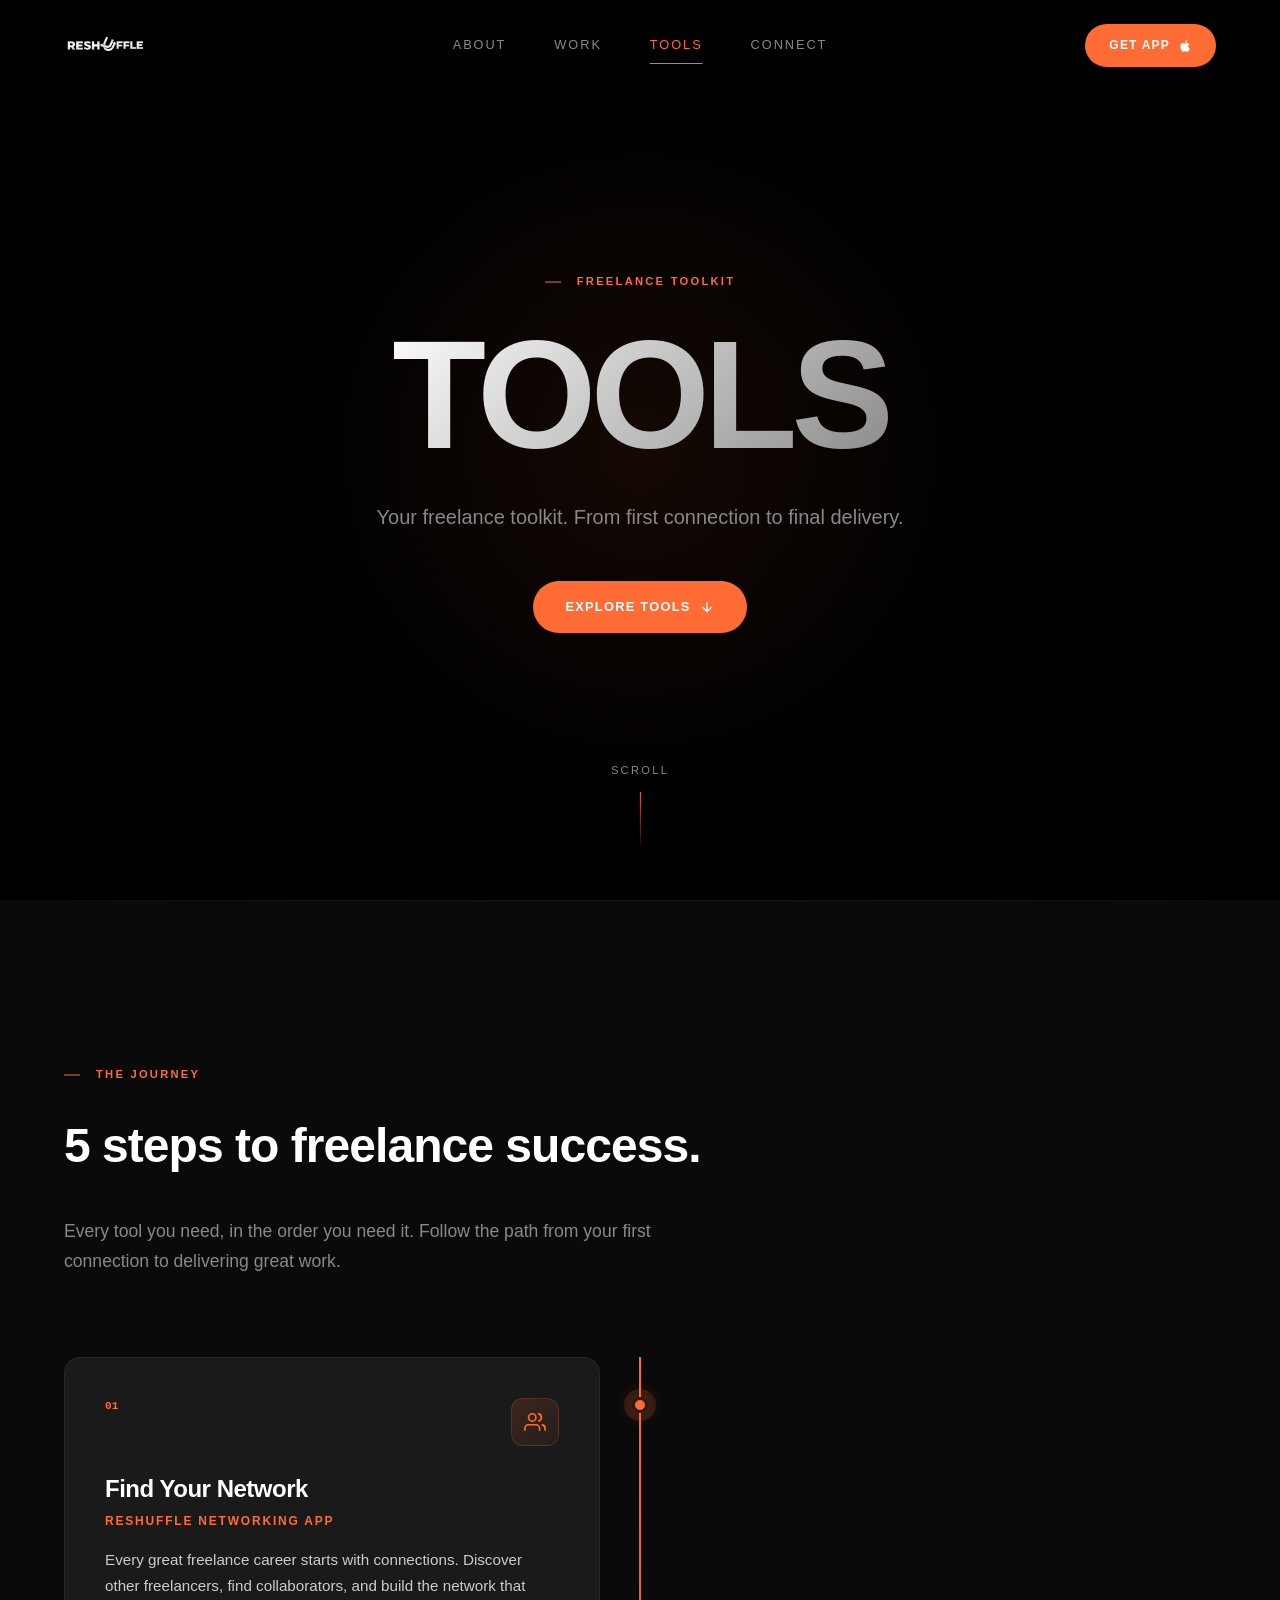
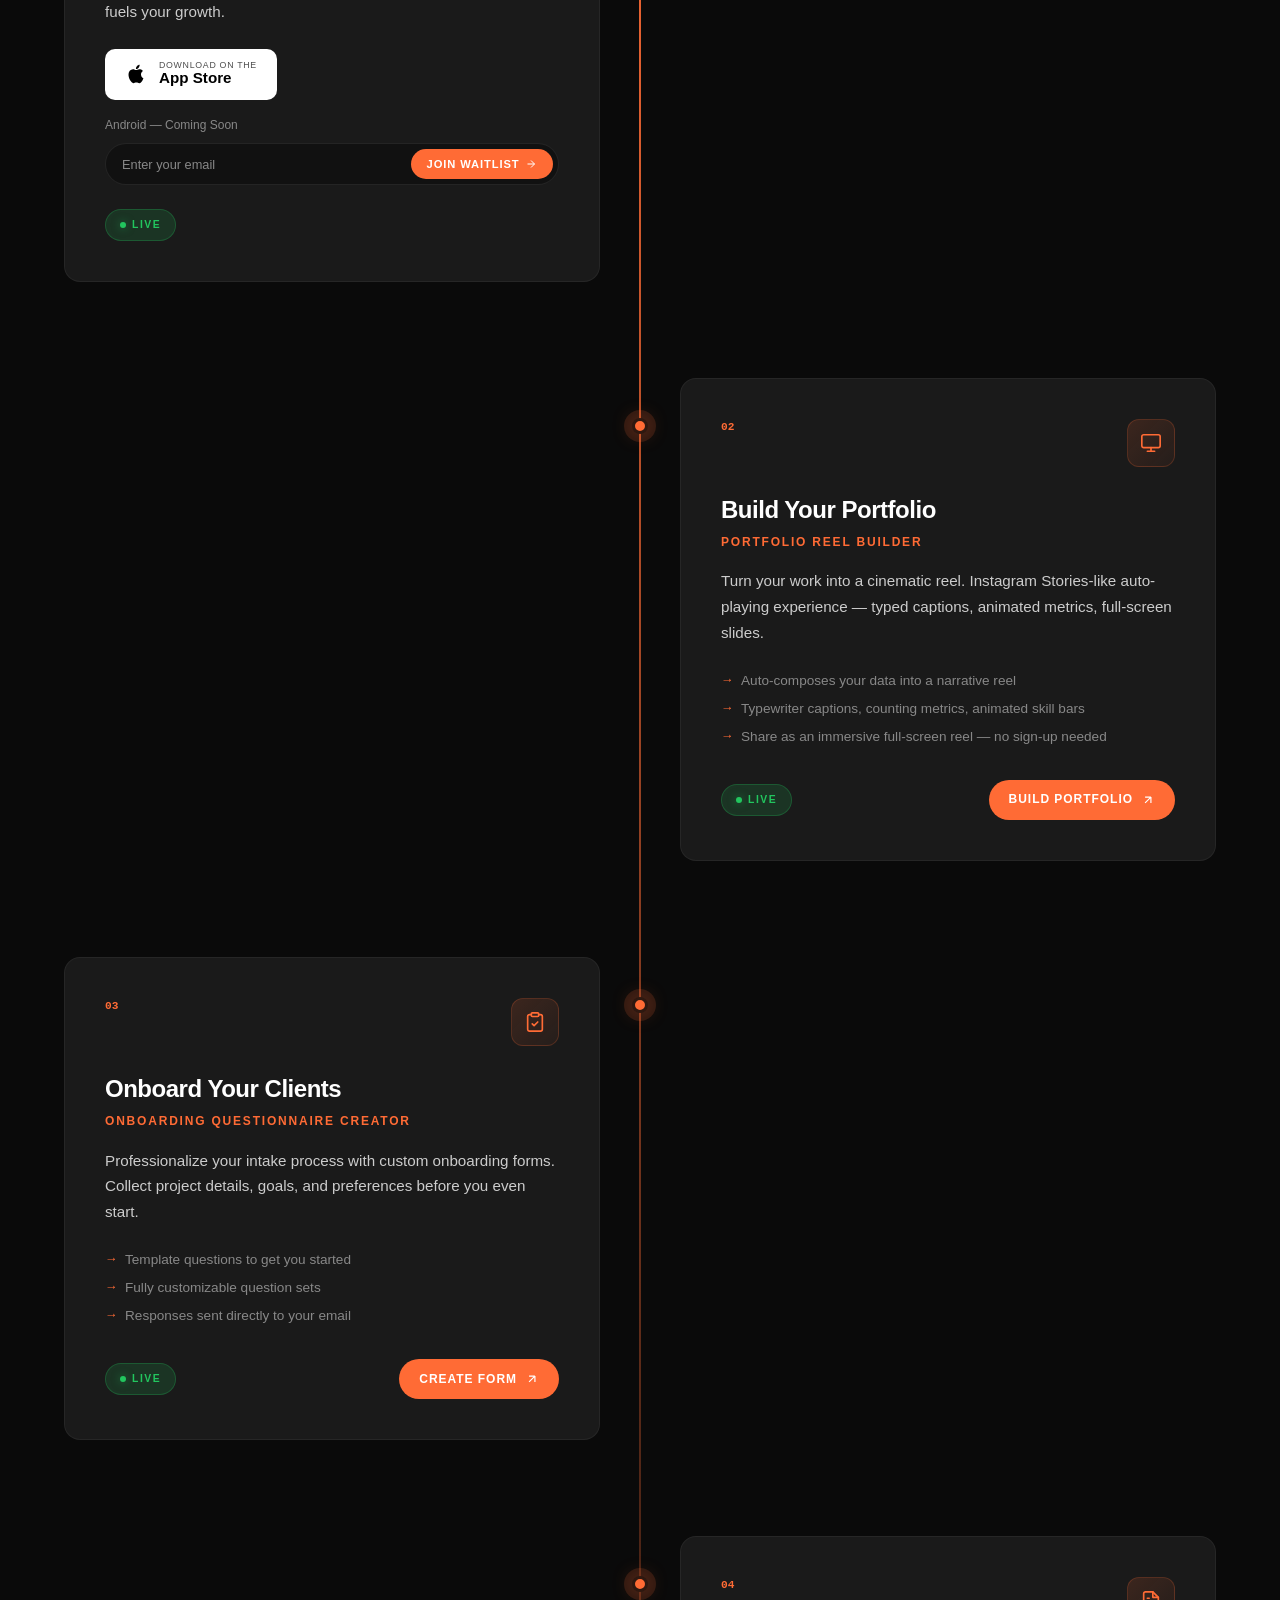
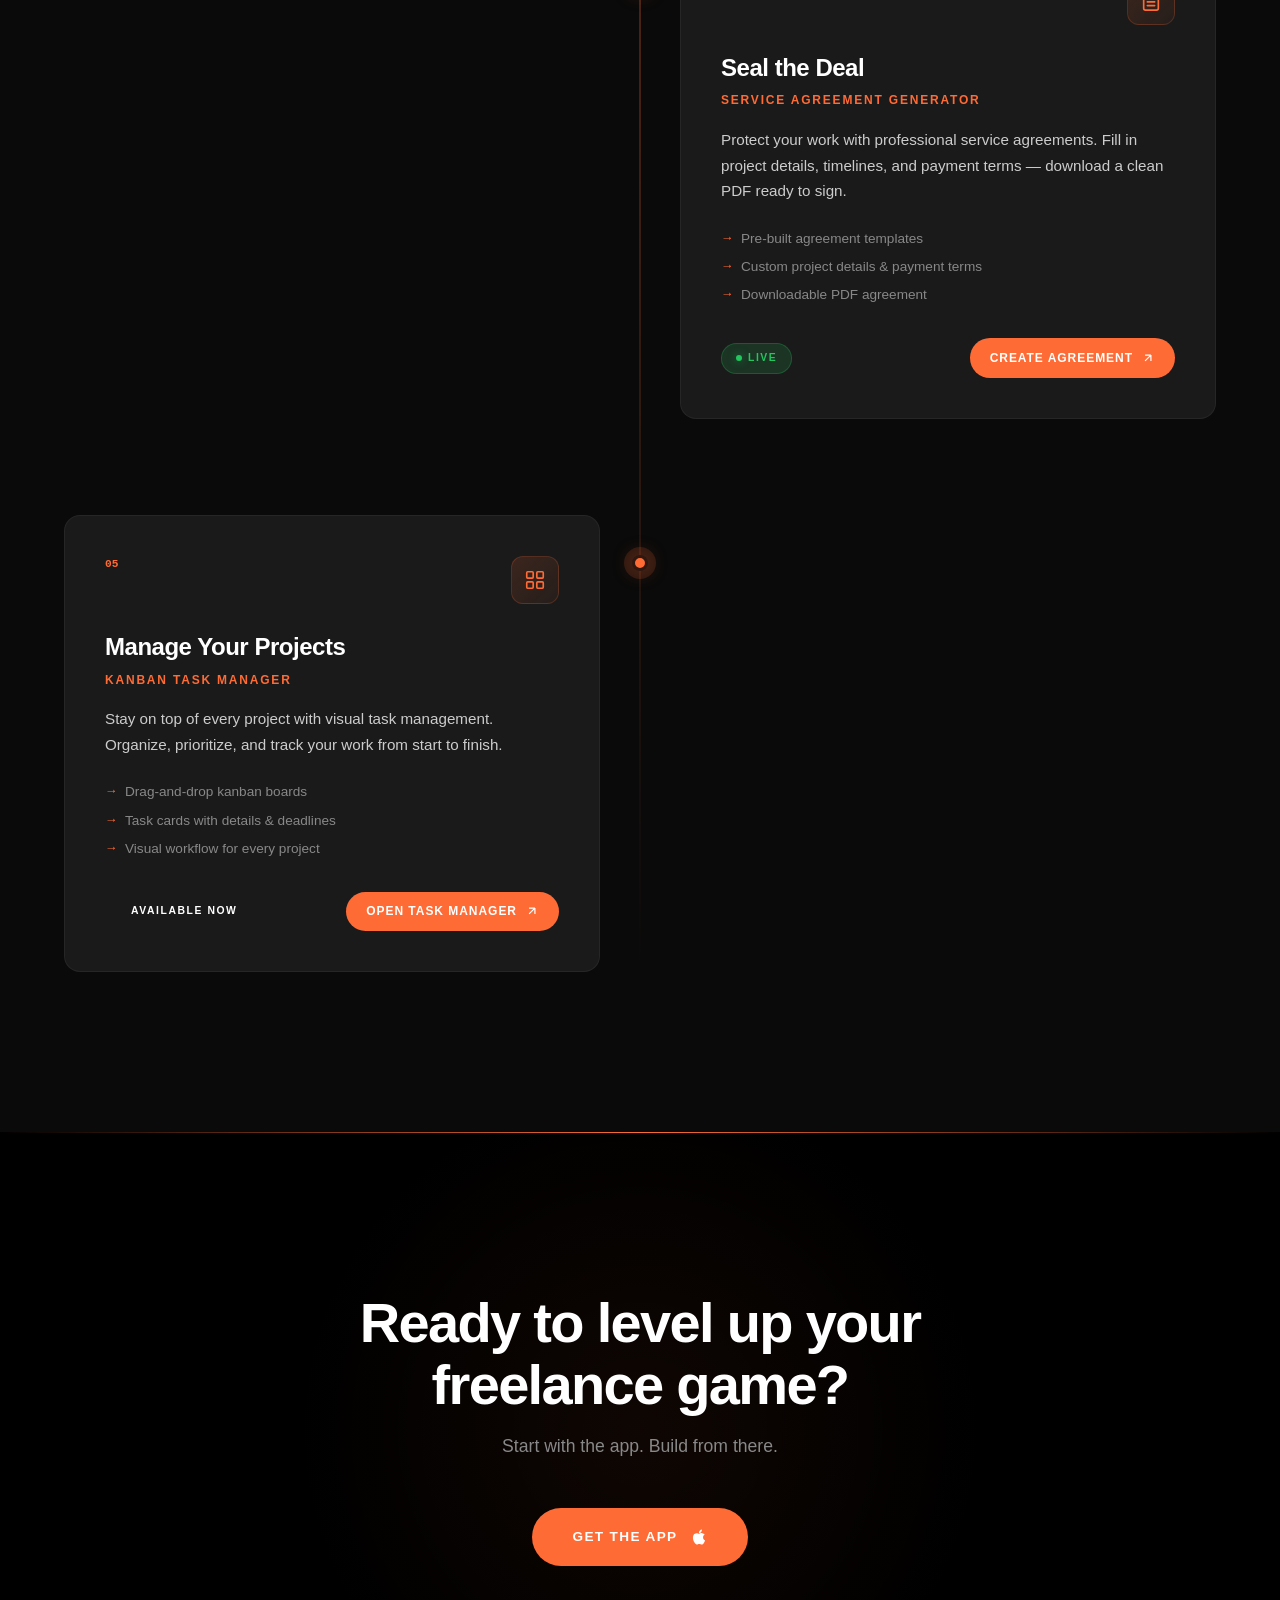
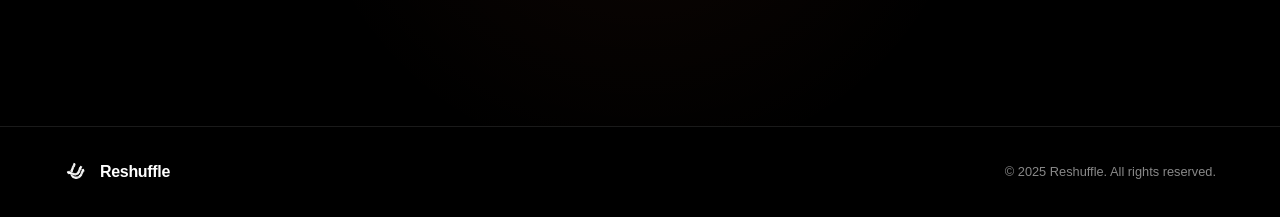
<file: tools.html>
<!DOCTYPE html>
<html lang="en">
<head>
    <meta charset="UTF-8">
    <meta name="viewport" content="width=device-width, initial-scale=1.0">
    <title>Tools — Reshuffle | Your Freelance Toolkit</title>

    <!-- SEO Meta Tags -->
    <meta name="description" content="Your complete freelance toolkit. From networking to project management — Reshuffle gives you every tool to freelance successfully.">
    <meta name="keywords" content="freelancer tools, portfolio maker, onboarding questionnaire, service agreement, kanban, freelance ecosystem">
    <meta name="author" content="Reshuffle">
    <meta name="robots" content="index, follow">
    <link rel="canonical" href="https://reshxffle.com/tools">

    <!-- Open Graph -->
    <meta property="og:type" content="website">
    <meta property="og:url" content="https://reshxffle.com/tools">
    <meta property="og:title" content="Tools — Reshuffle | Your Freelance Toolkit">
    <meta property="og:description" content="From first connection to final delivery — every tool you need to freelance like a pro.">

    <!-- Favicon -->
    <link rel="icon" type="image/png" href="5 (1).png">
    <link rel="apple-touch-icon" href="5 (1).png">

    <style>
        /* ===== VARIABLES ===== */
        :root {
            --black: #000000;
            --black-soft: #0A0A0A;
            --orange: #FF6B35;
            --orange-light: #FF8C5A;
            --orange-glow: rgba(255, 107, 53, 0.15);
            --white: #FFFFFF;
            --gray-dark: #111111;
            --gray-medium: #1A1A1A;
            --gray-light: #888888;
            --gray-lighter: #CCCCCC;
            --green: #22c55e;
            --green-glow: rgba(34, 197, 94, 0.15);
            --font-family: -apple-system, BlinkMacSystemFont, 'SF Pro Display', 'SF Pro Text', 'Helvetica Neue', Helvetica, Arial, sans-serif;
            --transition: all 0.4s cubic-bezier(0.4, 0, 0.2, 1);
            --transition-fast: all 0.2s cubic-bezier(0.4, 0, 0.2, 1);
        }

        /* ===== RESET & BASE ===== */
        *, *::before, *::after {
            margin: 0;
            padding: 0;
            box-sizing: border-box;
        }

        html {
            scroll-behavior: smooth;
            font-size: 16px;
        }

        body {
            font-family: var(--font-family);
            background-color: var(--black);
            color: var(--white);
            line-height: 1.6;
            overflow-x: hidden;
            -webkit-font-smoothing: antialiased;
            -moz-osx-font-smoothing: grayscale;
            opacity: 0;
            animation: fadeIn 0.5s ease forwards;
        }

        @keyframes fadeIn {
            from { opacity: 0; }
            to { opacity: 1; }
        }

        a {
            text-decoration: none;
            color: inherit;
            transition: var(--transition);
        }

        ::selection {
            background: var(--orange);
            color: var(--white);
        }

        /* ===== SCROLLBAR ===== */
        ::-webkit-scrollbar { width: 6px; }
        ::-webkit-scrollbar-track { background: var(--black); }
        ::-webkit-scrollbar-thumb { background: var(--gray-medium); border-radius: 3px; }
        ::-webkit-scrollbar-thumb:hover { background: var(--orange); }

        /* ===== NAVIGATION ===== */
        .navbar {
            position: fixed;
            top: 0;
            left: 0;
            right: 0;
            z-index: 1000;
            display: flex;
            justify-content: space-between;
            align-items: center;
            padding: 1.5rem 4rem;
            background: transparent;
            transition: var(--transition);
        }

        .navbar.scrolled {
            background: rgba(0, 0, 0, 0.9);
            padding: 1rem 4rem;
            backdrop-filter: blur(20px);
            -webkit-backdrop-filter: blur(20px);
            border-bottom: 1px solid rgba(255, 255, 255, 0.05);
        }

        .nav-logo { display: flex; align-items: center; }

        .logo-img {
            height: 32px;
            width: auto;
            transition: var(--transition);
        }

        .navbar.scrolled .logo-img { height: 28px; }

        .nav-links {
            display: flex;
            gap: 3rem;
            position: absolute;
            left: 50%;
            transform: translateX(-50%);
        }

        .nav-links a {
            font-size: 0.8rem;
            font-weight: 500;
            text-transform: uppercase;
            letter-spacing: 0.15em;
            color: var(--gray-light);
            position: relative;
            padding: 0.5rem 0;
        }

        .nav-links a::after {
            content: '';
            position: absolute;
            bottom: 0;
            left: 0;
            width: 0;
            height: 1px;
            background: var(--orange);
            transition: var(--transition);
        }

        .nav-links a:hover { color: var(--white); }
        .nav-links a:hover::after { width: 100%; }

        .nav-links a.active {
            color: var(--orange);
        }

        .nav-links a.active::after {
            width: 100%;
        }

        .nav-cta {
            display: flex;
            align-items: center;
            gap: 0.5rem;
            padding: 0.75rem 1.5rem;
            background: var(--orange);
            color: var(--white);
            font-size: 0.75rem;
            font-weight: 600;
            text-transform: uppercase;
            letter-spacing: 0.1em;
            border-radius: 100px;
            transition: var(--transition);
        }

        .nav-cta:hover {
            background: var(--orange-light);
            transform: translateY(-2px);
            box-shadow: 0 10px 30px rgba(255, 107, 53, 0.3);
        }

        .nav-cta svg { width: 14px; height: 14px; }

        .nav-toggle {
            display: none;
            flex-direction: column;
            gap: 5px;
            cursor: pointer;
            z-index: 1001;
        }

        .nav-toggle span {
            width: 24px;
            height: 2px;
            background: var(--white);
            transition: var(--transition);
            border-radius: 2px;
        }

        .nav-toggle.active span:nth-child(1) { transform: rotate(45deg) translate(5px, 5px); }
        .nav-toggle.active span:nth-child(2) { opacity: 0; }
        .nav-toggle.active span:nth-child(3) { transform: rotate(-45deg) translate(5px, -5px); }

        .mobile-menu {
            display: none;
            position: fixed;
            top: 0;
            left: 0;
            right: 0;
            bottom: 0;
            background: var(--black);
            z-index: 999;
            flex-direction: column;
            justify-content: center;
            align-items: center;
            gap: 2.5rem;
            opacity: 0;
            pointer-events: none;
            transition: var(--transition);
        }

        .mobile-menu.active {
            opacity: 1;
            pointer-events: all;
        }

        .mobile-menu a {
            font-size: 2rem;
            font-weight: 500;
            color: var(--white);
            letter-spacing: -0.02em;
        }

        .mobile-menu a:hover { color: var(--orange); }

        .mobile-cta {
            margin-top: 1rem;
            padding: 1rem 2.5rem !important;
            background: var(--orange);
            border-radius: 100px;
            font-size: 1rem !important;
        }

        /* ===== HERO SECTION ===== */
        .tools-hero {
            position: relative;
            min-height: 100vh;
            display: flex;
            align-items: center;
            justify-content: center;
            overflow: hidden;
            background: var(--black);
        }

        .tools-hero::before {
            content: '';
            position: absolute;
            top: 50%;
            left: 50%;
            transform: translate(-50%, -50%);
            width: 800px;
            height: 800px;
            background: radial-gradient(circle, rgba(255, 107, 53, 0.08) 0%, transparent 60%);
            pointer-events: none;
        }

        .hero-content {
            text-align: center;
            position: relative;
            z-index: 1;
            padding: 0 2rem;
        }

        .hero-label {
            display: inline-block;
            font-size: 0.7rem;
            font-weight: 600;
            text-transform: uppercase;
            letter-spacing: 0.2em;
            color: var(--orange);
            margin-bottom: 2rem;
            position: relative;
            padding-left: 2rem;
        }

        .hero-label::before {
            content: '';
            position: absolute;
            left: 0;
            top: 50%;
            transform: translateY(-50%);
            width: 1rem;
            height: 1px;
            background: var(--orange);
        }

        .hero-title {
            font-size: clamp(4rem, 12vw, 10rem);
            font-weight: 700;
            letter-spacing: -0.04em;
            line-height: 0.95;
            color: var(--white);
            margin-bottom: 2rem;
        }

        .hero-title span {
            display: block;
            background: linear-gradient(135deg, var(--white) 0%, var(--gray-light) 100%);
            -webkit-background-clip: text;
            -webkit-text-fill-color: transparent;
            background-clip: text;
        }

        .hero-subtitle {
            font-size: clamp(1rem, 2vw, 1.25rem);
            color: var(--gray-light);
            line-height: 1.6;
            max-width: 560px;
            margin: 0 auto 3rem;
            font-weight: 400;
        }

        .hero-cta-row {
            display: flex;
            align-items: center;
            justify-content: center;
            gap: 1rem;
        }

        .hero-cta-btn {
            display: inline-flex;
            align-items: center;
            gap: 0.5rem;
            padding: 1rem 2rem;
            background: var(--orange);
            color: var(--white);
            font-size: 0.8rem;
            font-weight: 600;
            text-transform: uppercase;
            letter-spacing: 0.1em;
            border-radius: 100px;
            transition: var(--transition);
        }

        .hero-cta-btn:hover {
            background: var(--orange-light);
            transform: translateY(-2px);
            box-shadow: 0 10px 30px rgba(255, 107, 53, 0.3);
        }

        .hero-cta-btn svg { width: 16px; height: 16px; }

        .scroll-indicator {
            position: absolute;
            bottom: 3rem;
            left: 50%;
            transform: translateX(-50%);
            display: flex;
            flex-direction: column;
            align-items: center;
            gap: 0.75rem;
        }

        .scroll-text {
            font-size: 0.7rem;
            text-transform: uppercase;
            letter-spacing: 0.2em;
            color: var(--gray-light);
        }

        .scroll-line {
            width: 1px;
            height: 60px;
            background: linear-gradient(to bottom, var(--orange), transparent);
            animation: scrollPulse 2s ease-in-out infinite;
        }

        @keyframes scrollPulse {
            0%, 100% { transform: scaleY(1); opacity: 1; }
            50% { transform: scaleY(0.5); opacity: 0.5; }
        }

        /* ===== SECTION COMMON ===== */
        .section-container {
            max-width: 1400px;
            margin: 0 auto;
            padding: 10rem 4rem;
        }

        .section-label {
            display: inline-block;
            font-size: 0.7rem;
            font-weight: 600;
            text-transform: uppercase;
            letter-spacing: 0.2em;
            color: var(--orange);
            margin-bottom: 1.5rem;
            position: relative;
            padding-left: 2rem;
        }

        .section-label::before {
            content: '';
            position: absolute;
            left: 0;
            top: 50%;
            transform: translateY(-50%);
            width: 1rem;
            height: 1px;
            background: var(--orange);
        }

        /* ===== JOURNEY SECTION ===== */
        .journey-section {
            background: var(--black-soft);
            position: relative;
            overflow: hidden;
        }

        .journey-section::before {
            content: '';
            position: absolute;
            top: 0;
            left: 0;
            width: 100%;
            height: 1px;
            background: linear-gradient(to right, transparent, var(--gray-medium), transparent);
        }

        .journey-headline {
            font-size: clamp(2rem, 4vw, 3rem);
            font-weight: 600;
            letter-spacing: -0.02em;
            margin-bottom: 2rem;
            color: var(--white);
        }

        .journey-desc {
            font-size: 1.1rem;
            color: var(--gray-light);
            max-width: 600px;
            line-height: 1.7;
            margin-bottom: 5rem;
        }

        /* ===== TIMELINE ===== */
        .timeline {
            position: relative;
            padding: 0;
        }

        .timeline::before {
            content: '';
            position: absolute;
            left: 50%;
            top: 0;
            bottom: 0;
            width: 2px;
            background: linear-gradient(to bottom, var(--orange), rgba(255, 107, 53, 0.3) 60%, transparent 100%);
            transform: translateX(-50%);
        }

        .timeline-step {
            position: relative;
            display: flex;
            align-items: stretch;
            margin-bottom: 6rem;
        }

        .timeline-step:last-child {
            margin-bottom: 0;
        }

        /* Alternating layout */
        .timeline-step:nth-child(odd) {
            flex-direction: row;
        }

        .timeline-step:nth-child(even) {
            flex-direction: row-reverse;
        }

        .timeline-card-wrapper {
            width: calc(50% - 40px);
        }

        .timeline-step:nth-child(odd) .timeline-card-wrapper {
            margin-right: auto;
            padding-right: 0;
        }

        .timeline-step:nth-child(even) .timeline-card-wrapper {
            margin-left: auto;
            padding-left: 0;
        }

        /* Center dot */
        .timeline-dot {
            position: absolute;
            left: 50%;
            top: 2.5rem;
            width: 16px;
            height: 16px;
            background: var(--orange);
            border: 3px solid var(--black-soft);
            border-radius: 50%;
            transform: translateX(-50%);
            z-index: 2;
            box-shadow: 0 0 20px rgba(255, 107, 53, 0.4);
        }

        .timeline-dot::before {
            content: '';
            position: absolute;
            top: 50%;
            left: 50%;
            transform: translate(-50%, -50%);
            width: 32px;
            height: 32px;
            border-radius: 50%;
            background: rgba(255, 107, 53, 0.15);
            animation: dotPulse 3s ease-in-out infinite;
        }

        @keyframes dotPulse {
            0%, 100% { transform: translate(-50%, -50%) scale(1); opacity: 1; }
            50% { transform: translate(-50%, -50%) scale(1.5); opacity: 0; }
        }

        /* ===== STEP CARD ===== */
        .step-card {
            position: relative;
            background: var(--gray-medium);
            border: 1px solid rgba(255, 255, 255, 0.05);
            border-radius: 16px;
            padding: 2.5rem;
            transition: var(--transition);
            overflow: hidden;
        }

        .step-card::before {
            content: '';
            position: absolute;
            top: 0;
            left: 0;
            width: 100%;
            height: 3px;
            background: var(--orange);
            transform: scaleX(0);
            transform-origin: left;
            transition: var(--transition);
        }

        .step-card::after {
            content: '';
            position: absolute;
            top: 50%;
            left: 50%;
            transform: translate(-50%, -50%);
            width: 300px;
            height: 300px;
            background: radial-gradient(circle, rgba(255, 107, 53, 0.06) 0%, transparent 70%);
            pointer-events: none;
            opacity: 0;
            transition: var(--transition);
        }

        .step-card:hover {
            border-color: rgba(255, 107, 53, 0.3);
            transform: translateY(-4px);
            box-shadow: 0 20px 60px rgba(0, 0, 0, 0.4), 0 0 40px rgba(255, 107, 53, 0.08);
        }

        .step-card:hover::before {
            transform: scaleX(1);
        }

        .step-card:hover::after {
            opacity: 1;
        }

        .step-header {
            display: flex;
            align-items: flex-start;
            justify-content: space-between;
            margin-bottom: 1.5rem;
        }

        .step-number {
            font-size: 0.7rem;
            font-weight: 600;
            color: var(--orange);
            font-family: 'SF Mono', 'Fira Code', monospace;
        }

        .step-icon {
            width: 48px;
            height: 48px;
            display: flex;
            align-items: center;
            justify-content: center;
            background: linear-gradient(135deg, rgba(255, 107, 53, 0.15), rgba(255, 107, 53, 0.05));
            border: 1px solid rgba(255, 107, 53, 0.2);
            border-radius: 12px;
            color: var(--orange);
            transition: var(--transition);
        }

        .step-card:hover .step-icon {
            background: var(--orange);
            color: var(--white);
            box-shadow: 0 8px 24px rgba(255, 107, 53, 0.3);
        }

        .step-icon svg {
            width: 22px;
            height: 22px;
        }

        .step-title {
            font-size: 1.5rem;
            font-weight: 600;
            color: var(--white);
            margin-bottom: 0.25rem;
            letter-spacing: -0.02em;
        }

        .step-tool-name {
            font-size: 0.75rem;
            font-weight: 600;
            text-transform: uppercase;
            letter-spacing: 0.15em;
            color: var(--orange);
            margin-bottom: 1rem;
        }

        .step-description {
            font-size: 0.95rem;
            color: var(--gray-lighter);
            line-height: 1.7;
            margin-bottom: 1.5rem;
        }

        .step-details {
            font-size: 0.85rem;
            color: var(--gray-light);
            line-height: 1.6;
            margin-bottom: 2rem;
        }

        .step-details ul {
            list-style: none;
            padding: 0;
        }

        .step-details li {
            padding-left: 1.25rem;
            position: relative;
            margin-bottom: 0.4rem;
        }

        .step-details li::before {
            content: '→';
            position: absolute;
            left: 0;
            color: var(--orange);
            font-size: 0.8rem;
        }

        /* Status badges */
        .step-footer {
            display: flex;
            align-items: center;
            justify-content: space-between;
            gap: 1rem;
            flex-wrap: wrap;
        }

        .status-badge {
            display: inline-flex;
            align-items: center;
            gap: 0.4rem;
            font-size: 0.65rem;
            font-weight: 700;
            text-transform: uppercase;
            letter-spacing: 0.15em;
            padding: 0.4rem 0.85rem;
            border-radius: 100px;
        }

        .status-badge.live {
            background: var(--green-glow);
            color: var(--green);
            border: 1px solid rgba(34, 197, 94, 0.25);
        }

        .status-badge.coming-soon {
            background: var(--orange-glow);
            color: var(--orange);
            border: 1px solid rgba(255, 107, 53, 0.25);
        }

        .status-dot {
            width: 6px;
            height: 6px;
            border-radius: 50%;
        }

        .status-badge.live .status-dot {
            background: var(--green);
            box-shadow: 0 0 8px rgba(34, 197, 94, 0.5);
            animation: livePulse 2s ease-in-out infinite;
        }

        .status-badge.coming-soon .status-dot {
            background: var(--orange);
            box-shadow: 0 0 8px rgba(255, 107, 53, 0.5);
        }

        @keyframes livePulse {
            0%, 100% { opacity: 1; }
            50% { opacity: 0.4; }
        }

        .step-cta {
            display: inline-flex;
            align-items: center;
            gap: 0.5rem;
            padding: 0.65rem 1.25rem;
            background: var(--orange);
            color: var(--white);
            font-size: 0.75rem;
            font-weight: 600;
            text-transform: uppercase;
            letter-spacing: 0.08em;
            border-radius: 100px;
            transition: var(--transition);
            border: none;
            cursor: pointer;
            font-family: var(--font-family);
        }

        .step-cta:hover {
            background: var(--orange-light);
            transform: translateY(-2px);
            box-shadow: 0 10px 30px rgba(255, 107, 53, 0.3);
        }

        .step-cta svg { width: 14px; height: 14px; }

        .step-cta.disabled {
            background: var(--gray-medium);
            color: var(--gray-light);
            border: 1px solid rgba(255, 255, 255, 0.08);
            cursor: default;
        }

        .step-cta.disabled:hover {
            transform: none;
            box-shadow: none;
            background: var(--gray-medium);
        }

        /* ===== STEP 1 SPECIAL: APP STORE + ANDROID WAITLIST ===== */
        .app-buttons {
            display: flex;
            flex-direction: column;
            gap: 1rem;
            margin-bottom: 1.5rem;
        }

        .app-store-link {
            display: inline-flex;
            align-items: center;
            gap: 0.75rem;
            padding: 0.75rem 1.25rem;
            background: var(--white);
            color: var(--black);
            border-radius: 10px;
            transition: var(--transition);
            width: fit-content;
        }

        .app-store-link:hover {
            transform: translateY(-2px);
            box-shadow: 0 10px 30px rgba(255, 255, 255, 0.1);
        }

        .app-store-link svg { width: 22px; height: 22px; }

        .app-store-text {
            display: flex;
            flex-direction: column;
        }

        .app-store-text .small {
            font-size: 0.55rem;
            font-weight: 500;
            text-transform: uppercase;
            letter-spacing: 0.08em;
            opacity: 0.7;
            line-height: 1;
        }

        .app-store-text .big {
            font-size: 0.95rem;
            font-weight: 600;
            line-height: 1.2;
        }

        .android-waitlist-label {
            font-size: 0.75rem;
            color: var(--gray-light);
            margin-bottom: 0.5rem;
        }

        .android-waitlist-inline {
            display: flex;
            align-items: center;
            background: var(--gray-dark);
            border: 1px solid rgba(255, 255, 255, 0.08);
            border-radius: 100px;
            padding: 0.3rem 0.3rem 0.3rem 1rem;
            gap: 0.5rem;
            transition: var(--transition);
        }

        .android-waitlist-inline:focus-within {
            border-color: var(--orange);
            box-shadow: 0 0 0 3px rgba(255, 107, 53, 0.1);
        }

        .android-waitlist-inline input {
            flex: 1;
            background: transparent;
            border: none;
            outline: none;
            font-size: 0.8rem;
            font-family: var(--font-family);
            color: var(--white);
            padding: 0.5rem 0;
            min-width: 0;
        }

        .android-waitlist-inline input::placeholder {
            color: var(--gray-light);
        }

        .android-waitlist-inline button {
            display: flex;
            align-items: center;
            gap: 0.35rem;
            padding: 0.55rem 1rem;
            background: var(--orange);
            color: var(--white);
            border: none;
            border-radius: 100px;
            font-size: 0.7rem;
            font-weight: 600;
            font-family: var(--font-family);
            text-transform: uppercase;
            letter-spacing: 0.08em;
            cursor: pointer;
            transition: var(--transition);
            white-space: nowrap;
            flex-shrink: 0;
        }

        .android-waitlist-inline button:hover {
            background: var(--orange-light);
        }

        .android-waitlist-inline button svg { width: 12px; height: 12px; }

        .waitlist-msg {
            display: none;
            align-items: center;
            gap: 0.5rem;
            margin-top: 0.6rem;
            font-size: 0.75rem;
            font-weight: 500;
        }

        .waitlist-msg.success {
            color: var(--green);
        }

        .waitlist-msg.show {
            display: flex;
        }

        .waitlist-msg svg { width: 14px; height: 14px; flex-shrink: 0; }

        /* ===== BOTTOM CTA ===== */
        .bottom-cta {
            background: var(--black);
            position: relative;
            overflow: hidden;
            text-align: center;
        }

        .bottom-cta::before {
            content: '';
            position: absolute;
            top: 0;
            left: 0;
            width: 100%;
            height: 1px;
            background: linear-gradient(to right, transparent, var(--orange), transparent);
        }

        .bottom-cta::after {
            content: '';
            position: absolute;
            top: 50%;
            left: 50%;
            transform: translate(-50%, -50%);
            width: 700px;
            height: 700px;
            background: radial-gradient(circle, rgba(255, 107, 53, 0.06) 0%, transparent 70%);
            pointer-events: none;
        }

        .bottom-cta-headline {
            font-size: clamp(2rem, 5vw, 3.5rem);
            font-weight: 600;
            letter-spacing: -0.03em;
            line-height: 1.1;
            color: var(--white);
            margin-bottom: 1rem;
            position: relative;
            z-index: 1;
        }

        .bottom-cta-sub {
            font-size: 1.1rem;
            color: var(--gray-light);
            margin-bottom: 3rem;
            position: relative;
            z-index: 1;
        }

        .bottom-cta-btn {
            display: inline-flex;
            align-items: center;
            gap: 0.75rem;
            padding: 1.15rem 2.5rem;
            background: var(--orange);
            color: var(--white);
            font-size: 0.85rem;
            font-weight: 600;
            text-transform: uppercase;
            letter-spacing: 0.1em;
            border-radius: 100px;
            transition: var(--transition);
            position: relative;
            z-index: 1;
        }

        .bottom-cta-btn:hover {
            background: var(--orange-light);
            transform: translateY(-3px);
            box-shadow: 0 15px 40px rgba(255, 107, 53, 0.35);
        }

        .bottom-cta-btn svg { width: 18px; height: 18px; }

        /* ===== FOOTER ===== */
        .footer {
            background: var(--black);
            padding: 2rem 4rem;
            border-top: 1px solid var(--gray-medium);
        }

        .footer-content {
            max-width: 1400px;
            margin: 0 auto;
            display: flex;
            justify-content: space-between;
            align-items: center;
        }

        .footer-left {
            display: flex;
            align-items: center;
            gap: 0.75rem;
        }

        .footer-icon {
            width: 24px;
            height: 24px;
            object-fit: contain;
        }

        .footer-brand {
            font-size: 1rem;
            font-weight: 600;
            letter-spacing: -0.02em;
        }

        .footer-copy {
            font-size: 0.8rem;
            color: var(--gray-light);
        }

        /* ===== ANIMATION STATES ===== */
        .reveal {
            opacity: 0;
            transform: translateY(40px);
            transition: opacity 0.8s cubic-bezier(0.4, 0, 0.2, 1), transform 0.8s cubic-bezier(0.4, 0, 0.2, 1);
        }

        .reveal.visible {
            opacity: 1;
            transform: translateY(0);
        }

        /* Stagger delays for timeline steps */
        .timeline-step:nth-child(1) .step-card { transition-delay: 0s; }
        .timeline-step:nth-child(2) .step-card { transition-delay: 0.05s; }
        .timeline-step:nth-child(3) .step-card { transition-delay: 0.1s; }
        .timeline-step:nth-child(4) .step-card { transition-delay: 0.15s; }
        .timeline-step:nth-child(5) .step-card { transition-delay: 0.2s; }

        /* ===== RESPONSIVE ===== */
        @media (max-width: 1024px) {
            .navbar { padding: 1.5rem 2rem; }
            .navbar.scrolled { padding: 1rem 2rem; }
            .nav-links { display: none; }
            .nav-cta { display: none; }
            .nav-toggle { display: flex; }
            .mobile-menu { display: flex; }

            .section-container { padding: 6rem 2rem; }

            /* Switch timeline to single column */
            .timeline::before {
                left: 20px;
            }

            .timeline-dot {
                left: 20px;
            }

            .timeline-step,
            .timeline-step:nth-child(odd),
            .timeline-step:nth-child(even) {
                flex-direction: row;
            }

            .timeline-card-wrapper,
            .timeline-step:nth-child(odd) .timeline-card-wrapper,
            .timeline-step:nth-child(even) .timeline-card-wrapper {
                width: calc(100% - 56px);
                margin-left: auto;
                margin-right: 0;
                padding-left: 0;
                padding-right: 0;
            }

            .footer { padding: 2rem; }
        }

        @media (max-width: 640px) {
            .navbar { padding: 1rem 1.5rem; }
            .section-container { padding: 4rem 1.5rem; }

            .hero-title {
                font-size: clamp(3rem, 15vw, 5rem);
            }

            .timeline::before {
                left: 12px;
            }

            .timeline-dot {
                left: 12px;
                width: 12px;
                height: 12px;
            }

            .timeline-card-wrapper,
            .timeline-step:nth-child(odd) .timeline-card-wrapper,
            .timeline-step:nth-child(even) .timeline-card-wrapper {
                width: calc(100% - 40px);
            }

            .step-card {
                padding: 1.75rem;
            }

            .timeline-step {
                margin-bottom: 3rem;
            }

            .step-footer {
                flex-direction: column;
                align-items: flex-start;
            }

            .app-store-link {
                width: 100%;
                justify-content: center;
            }

            .android-waitlist-inline {
                flex-direction: column;
                border-radius: 12px;
                padding: 0.75rem;
            }

            .android-waitlist-inline input {
                width: 100%;
                text-align: center;
            }

            .android-waitlist-inline button {
                width: 100%;
                justify-content: center;
                padding: 0.65rem;
            }

            .footer-content {
                flex-direction: column;
                gap: 1rem;
                text-align: center;
            }

            .footer-left { justify-content: center; }
        }
    </style>
</head>
<body>
    <!-- Navigation -->
    <nav class="navbar">
        <a href="index.html" class="nav-logo">
            <img src="2 (1).png" alt="Reshuffle" class="logo-img" width="120" height="32">
        </a>
        <div class="nav-links">
            <a href="index.html#about">About</a>
            <a href="index.html#work">Work</a>
            <a href="tools.html" class="active">Tools</a>
            <a href="index.html#connect">Connect</a>
        </div>
        <a href="https://apps.apple.com/us/app/reshuffle/id6740192529" target="_blank" class="nav-cta">
            <span>Get App</span>
            <svg viewBox="0 0 24 24" fill="currentColor" width="16" height="16">
                <path d="M18.71 19.5c-.83 1.24-1.71 2.45-3.05 2.47-1.34.03-1.77-.79-3.29-.79-1.53 0-2 .77-3.27.82-1.31.05-2.3-1.32-3.14-2.53C4.25 17 2.94 12.45 4.7 9.39c.87-1.52 2.43-2.48 4.12-2.51 1.28-.02 2.5.87 3.29.87.78 0 2.26-1.07 3.81-.91.65.03 2.47.26 3.64 1.98-.09.06-2.17 1.28-2.15 3.81.03 3.02 2.65 4.03 2.68 4.04-.03.07-.42 1.44-1.38 2.83M13 3.5c.73-.83 1.94-1.46 2.94-1.5.13 1.17-.34 2.35-1.04 3.19-.69.85-1.83 1.51-2.95 1.42-.15-1.15.41-2.35 1.05-3.11z"/>
            </svg>
        </a>
        <div class="nav-toggle" id="navToggle">
            <span></span>
            <span></span>
            <span></span>
        </div>
    </nav>

    <!-- Mobile Menu -->
    <div class="mobile-menu" id="mobileMenu">
        <a href="index.html#about">About</a>
        <a href="index.html#work">Work</a>
        <a href="tools.html">Tools</a>
        <a href="index.html#connect">Connect</a>
        <a href="https://apps.apple.com/us/app/reshuffle/id6740192529" target="_blank" class="mobile-cta">Get App</a>
    </div>

    <!-- Hero Section -->
    <section class="tools-hero" id="hero">
        <div class="hero-content">
            <span class="hero-label">Freelance Toolkit</span>
            <h1 class="hero-title"><span>TOOLS</span></h1>
            <p class="hero-subtitle">Your freelance toolkit. From first connection to final delivery.</p>
            <div class="hero-cta-row">
                <a href="#journey" class="hero-cta-btn">
                    <span>Explore Tools</span>
                    <svg viewBox="0 0 24 24" fill="none" stroke="currentColor" stroke-width="2">
                        <path d="M12 5v14M5 12l7 7 7-7"/>
                    </svg>
                </a>
            </div>
        </div>
        <div class="scroll-indicator">
            <div class="scroll-text">Scroll</div>
            <div class="scroll-line"></div>
        </div>
    </section>

    <!-- Journey / Timeline Section -->
    <section class="journey-section" id="journey">
        <div class="section-container">
            <span class="section-label">The Journey</span>
            <h2 class="journey-headline">5 steps to freelance success.</h2>
            <p class="journey-desc">Every tool you need, in the order you need it. Follow the path from your first connection to delivering great work.</p>

            <div class="timeline">

                <!-- Step 1: Find Your Network -->
                <div class="timeline-step">
                    <div class="timeline-dot"></div>
                    <div class="timeline-card-wrapper">
                        <div class="step-card reveal">
                            <div class="step-header">
                                <span class="step-number">01</span>
                                <div class="step-icon">
                                    <svg viewBox="0 0 24 24" fill="none" stroke="currentColor" stroke-width="1.8" stroke-linecap="round" stroke-linejoin="round">
                                        <path d="M17 21v-2a4 4 0 0 0-4-4H5a4 4 0 0 0-4 4v2"/>
                                        <circle cx="9" cy="7" r="4"/>
                                        <path d="M23 21v-2a4 4 0 0 0-3-3.87"/>
                                        <path d="M16 3.13a4 4 0 0 1 0 7.75"/>
                                    </svg>
                                </div>
                            </div>
                            <h3 class="step-title">Find Your Network</h3>
                            <p class="step-tool-name">Reshuffle Networking App</p>
                            <p class="step-description">Every great freelance career starts with connections. Discover other freelancers, find collaborators, and build the network that fuels your growth.</p>
                            <div class="app-buttons">
                                <a href="https://apps.apple.com/us/app/reshuffle/id6740192529" target="_blank" class="app-store-link">
                                    <svg viewBox="0 0 24 24" fill="currentColor">
                                        <path d="M18.71 19.5c-.83 1.24-1.71 2.45-3.05 2.47-1.34.03-1.77-.79-3.29-.79-1.53 0-2 .77-3.27.82-1.31.05-2.3-1.32-3.14-2.53C4.25 17 2.94 12.45 4.7 9.39c.87-1.52 2.43-2.48 4.12-2.51 1.28-.02 2.5.87 3.29.87.78 0 2.26-1.07 3.81-.91.65.03 2.47.26 3.64 1.98-.09.06-2.17 1.28-2.15 3.81.03 3.02 2.65 4.03 2.68 4.04-.03.07-.42 1.44-1.38 2.83M13 3.5c.73-.83 1.94-1.46 2.94-1.5.13 1.17-.34 2.35-1.04 3.19-.69.85-1.83 1.51-2.95 1.42-.15-1.15.41-2.35 1.05-3.11z"/>
                                    </svg>
                                    <div class="app-store-text">
                                        <span class="small">Download on the</span>
                                        <span class="big">App Store</span>
                                    </div>
                                </a>
                                <div>
                                    <p class="android-waitlist-label">Android — Coming Soon</p>
                                    <form class="android-waitlist-inline" id="androidWaitlistForm">
                                        <input type="email" id="androidWaitlistEmail" placeholder="Enter your email" required autocomplete="email">
                                        <button type="submit">
                                            <span>Join Waitlist</span>
                                            <svg viewBox="0 0 24 24" fill="none" stroke="currentColor" stroke-width="2">
                                                <path d="M5 12h14M12 5l7 7-7 7"/>
                                            </svg>
                                        </button>
                                    </form>
                                    <div class="waitlist-msg success" id="androidWaitlistMsg">
                                        <svg viewBox="0 0 24 24" fill="none" stroke="currentColor" stroke-width="2">
                                            <path d="M22 11.08V12a10 10 0 1 1-5.93-9.14"/>
                                            <polyline points="22 4 12 14.01 9 11.01"/>
                                        </svg>
                                        <span>You're on the list!</span>
                                    </div>
                                </div>
                            </div>
                            <div class="step-footer">
                                <span class="status-badge live">
                                    <span class="status-dot"></span>
                                    Live
                                </span>
                            </div>
                        </div>
                    </div>
                </div>

                <!-- Step 2: Build Your Portfolio -->
                <div class="timeline-step">
                    <div class="timeline-dot"></div>
                    <div class="timeline-card-wrapper">
                        <div class="step-card reveal">
                            <div class="step-header">
                                <span class="step-number">02</span>
                                <div class="step-icon">
                                    <svg viewBox="0 0 24 24" fill="none" stroke="currentColor" stroke-width="1.8" stroke-linecap="round" stroke-linejoin="round">
                                        <rect x="2" y="3" width="20" height="14" rx="2" ry="2"/>
                                        <line x1="8" y1="21" x2="16" y2="21"/>
                                        <line x1="12" y1="17" x2="12" y2="21"/>
                                    </svg>
                                </div>
                            </div>
                            <h3 class="step-title">Build Your Portfolio</h3>
                            <p class="step-tool-name">Portfolio Reel Builder</p>
                            <p class="step-description">Turn your work into a cinematic reel. Instagram Stories-like auto-playing experience — typed captions, animated metrics, full-screen slides.</p>
                            <div class="step-details">
                                <ul>
                                    <li>Auto-composes your data into a narrative reel</li>
                                    <li>Typewriter captions, counting metrics, animated skill bars</li>
                                    <li>Share as an immersive full-screen reel — no sign-up needed</li>
                                </ul>
                            </div>
                            <div class="step-footer">
                                <span class="status-badge live">
                                    <span class="status-dot"></span>
                                    Live
                                </span>
                                <a href="https://portfolio-engine.onrender.com/" target="_blank" class="step-cta">
                                    <span>Build Portfolio</span>
                                    <svg viewBox="0 0 24 24" fill="none" stroke="currentColor" stroke-width="2">
                                        <path d="M7 17L17 7M17 7H7M17 7V17"/>
                                    </svg>
                                </a>
                            </div>
                        </div>
                    </div>
                </div>

                <!-- Step 3: Onboard Your Clients -->
                <div class="timeline-step">
                    <div class="timeline-dot"></div>
                    <div class="timeline-card-wrapper">
                        <div class="step-card reveal">
                            <div class="step-header">
                                <span class="step-number">03</span>
                                <div class="step-icon">
                                    <svg viewBox="0 0 24 24" fill="none" stroke="currentColor" stroke-width="1.8" stroke-linecap="round" stroke-linejoin="round">
                                        <path d="M16 4h2a2 2 0 0 1 2 2v14a2 2 0 0 1-2 2H6a2 2 0 0 1-2-2V6a2 2 0 0 1 2-2h2"/>
                                        <rect x="8" y="2" width="8" height="4" rx="1" ry="1"/>
                                        <path d="M9 14l2 2 4-4"/>
                                    </svg>
                                </div>
                            </div>
                            <h3 class="step-title">Onboard Your Clients</h3>
                            <p class="step-tool-name">Onboarding Questionnaire Creator</p>
                            <p class="step-description">Professionalize your intake process with custom onboarding forms. Collect project details, goals, and preferences before you even start.</p>
                            <div class="step-details">
                                <ul>
                                    <li>Template questions to get you started</li>
                                    <li>Fully customizable question sets</li>
                                    <li>Responses sent directly to your email</li>
                                </ul>
                            </div>
                            <div class="step-footer">
                                <span class="status-badge live">
                                    <span class="status-dot"></span>
                                    Live
                                </span>
                                <a href="onboarding-questionnaire/index.html" class="step-cta">
                                    <span>Create Form</span>
                                    <svg viewBox="0 0 24 24" fill="none" stroke="currentColor" stroke-width="2">
                                        <path d="M7 17L17 7M17 7H7M17 7V17"/>
                                    </svg>
                                </a>
                            </div>
                        </div>
                    </div>
                </div>

                <!-- Step 4: Seal the Deal -->
                <div class="timeline-step">
                    <div class="timeline-dot"></div>
                    <div class="timeline-card-wrapper">
                        <div class="step-card reveal">
                            <div class="step-header">
                                <span class="step-number">04</span>
                                <div class="step-icon">
                                    <svg viewBox="0 0 24 24" fill="none" stroke="currentColor" stroke-width="1.8" stroke-linecap="round" stroke-linejoin="round">
                                        <path d="M14 2H6a2 2 0 0 0-2 2v16a2 2 0 0 0 2 2h12a2 2 0 0 0 2-2V8z"/>
                                        <polyline points="14 2 14 8 20 8"/>
                                        <line x1="16" y1="13" x2="8" y2="13"/>
                                        <line x1="16" y1="17" x2="8" y2="17"/>
                                        <polyline points="10 9 9 9 8 9"/>
                                    </svg>
                                </div>
                            </div>
                            <h3 class="step-title">Seal the Deal</h3>
                            <p class="step-tool-name">Service Agreement Generator</p>
                            <p class="step-description">Protect your work with professional service agreements. Fill in project details, timelines, and payment terms — download a clean PDF ready to sign.</p>
                            <div class="step-details">
                                <ul>
                                    <li>Pre-built agreement templates</li>
                                    <li>Custom project details & payment terms</li>
                                    <li>Downloadable PDF agreement</li>
                                </ul>
                            </div>
                            <div class="step-footer">
                                <span class="status-badge live">
                                    <span class="status-dot"></span>
                                    Live
                                </span>
                                <a href="service-agreement/index.html" class="step-cta">
                                    <span>Create Agreement</span>
                                    <svg viewBox="0 0 24 24" fill="none" stroke="currentColor" stroke-width="2">
                                        <path d="M7 17L17 7M17 7H7M17 7V17"/>
                                    </svg>
                                </a>
                            </div>
                        </div>
                    </div>
                </div>

                <!-- Step 5: Manage Your Projects -->
                <div class="timeline-step">
                    <div class="timeline-dot"></div>
                    <div class="timeline-card-wrapper">
                        <div class="step-card reveal">
                            <div class="step-header">
                                <span class="step-number">05</span>
                                <div class="step-icon">
                                    <svg viewBox="0 0 24 24" fill="none" stroke="currentColor" stroke-width="1.8" stroke-linecap="round" stroke-linejoin="round">
                                        <rect x="3" y="3" width="7" height="7" rx="1"/>
                                        <rect x="14" y="3" width="7" height="7" rx="1"/>
                                        <rect x="3" y="14" width="7" height="7" rx="1"/>
                                        <rect x="14" y="14" width="7" height="7" rx="1"/>
                                    </svg>
                                </div>
                            </div>
                            <h3 class="step-title">Manage Your Projects</h3>
                            <p class="step-tool-name">Kanban Task Manager</p>
                            <p class="step-description">Stay on top of every project with visual task management. Organize, prioritize, and track your work from start to finish.</p>
                            <div class="step-details">
                                <ul>
                                    <li>Drag-and-drop kanban boards</li>
                                    <li>Task cards with details & deadlines</li>
                                    <li>Visual workflow for every project</li>
                                </ul>
                            </div>
                            <div class="step-footer">
                                <span class="status-badge available">
                                    <span class="status-dot"></span>
                                    Available Now
                                </span>
                                <a href="https://kanban-task-manager-xi.vercel.app/" class="step-cta" target="_blank" rel="noopener noreferrer">
                                    <span>Open Task Manager</span>
                                    <svg viewBox="0 0 24 24" fill="none" stroke="currentColor" stroke-width="2">
                                        <path d="M7 17L17 7M17 7H7M17 7V17"/>
                                    </svg>
                                </a>
                            </div>
                        </div>
                    </div>
                </div>

            </div>
        </div>
    </section>

    <!-- Bottom CTA -->
    <section class="bottom-cta">
        <div class="section-container">
            <h2 class="bottom-cta-headline reveal">Ready to level up your<br>freelance game?</h2>
            <p class="bottom-cta-sub reveal">Start with the app. Build from there.</p>
            <a href="https://apps.apple.com/us/app/reshuffle/id6740192529" target="_blank" class="bottom-cta-btn reveal">
                <span>Get the App</span>
                <svg viewBox="0 0 24 24" fill="currentColor">
                    <path d="M18.71 19.5c-.83 1.24-1.71 2.45-3.05 2.47-1.34.03-1.77-.79-3.29-.79-1.53 0-2 .77-3.27.82-1.31.05-2.3-1.32-3.14-2.53C4.25 17 2.94 12.45 4.7 9.39c.87-1.52 2.43-2.48 4.12-2.51 1.28-.02 2.5.87 3.29.87.78 0 2.26-1.07 3.81-.91.65.03 2.47.26 3.64 1.98-.09.06-2.17 1.28-2.15 3.81.03 3.02 2.65 4.03 2.68 4.04-.03.07-.42 1.44-1.38 2.83M13 3.5c.73-.83 1.94-1.46 2.94-1.5.13 1.17-.34 2.35-1.04 3.19-.69.85-1.83 1.51-2.95 1.42-.15-1.15.41-2.35 1.05-3.11z"/>
                </svg>
            </a>
        </div>
    </section>

    <!-- Footer -->
    <footer class="footer">
        <div class="footer-content">
            <div class="footer-left">
                <img src="5 (1).png" alt="Reshuffle" class="footer-icon" width="32" height="32">
                <span class="footer-brand">Reshuffle</span>
            </div>
            <span class="footer-copy">&copy; 2025 Reshuffle. All rights reserved.</span>
        </div>
    </footer>

    <script>
        // ===== NAVBAR SCROLL EFFECT =====
        const navbar = document.querySelector('.navbar');
        window.addEventListener('scroll', () => {
            if (window.scrollY > 50) {
                navbar.classList.add('scrolled');
            } else {
                navbar.classList.remove('scrolled');
            }
        });

        // ===== MOBILE MENU TOGGLE =====
        const navToggle = document.getElementById('navToggle');
        const mobileMenu = document.getElementById('mobileMenu');

        if (navToggle && mobileMenu) {
            navToggle.addEventListener('click', () => {
                navToggle.classList.toggle('active');
                mobileMenu.classList.toggle('active');
                document.body.style.overflow = mobileMenu.classList.contains('active') ? 'hidden' : '';
            });

            mobileMenu.querySelectorAll('a').forEach(link => {
                link.addEventListener('click', () => {
                    navToggle.classList.remove('active');
                    mobileMenu.classList.remove('active');
                    document.body.style.overflow = '';
                });
            });
        }

        // ===== SMOOTH SCROLL FOR ANCHOR LINKS =====
        document.querySelectorAll('a[href^="#"]').forEach(anchor => {
            anchor.addEventListener('click', function(e) {
                const href = this.getAttribute('href');
                if (href === '#') return;
                e.preventDefault();
                const target = document.querySelector(href);
                if (target) {
                    const headerOffset = 80;
                    const elementPosition = target.getBoundingClientRect().top;
                    const offsetPosition = elementPosition + window.scrollY - headerOffset;
                    window.scrollTo({ top: offsetPosition, behavior: 'smooth' });
                }
            });
        });

        // ===== INTERSECTION OBSERVER FOR REVEAL ANIMATIONS =====
        const revealObserver = new IntersectionObserver((entries) => {
            entries.forEach((entry) => {
                if (entry.isIntersecting) {
                    entry.target.classList.add('visible');
                    revealObserver.unobserve(entry.target);
                }
            });
        }, {
            root: null,
            rootMargin: '0px 0px -60px 0px',
            threshold: 0.1
        });

        document.querySelectorAll('.reveal').forEach(el => {
            revealObserver.observe(el);
        });

        // ===== ANDROID WAITLIST FORM =====
        const androidForm = document.getElementById('androidWaitlistForm');
        const androidMsg = document.getElementById('androidWaitlistMsg');

        if (androidForm) {
            androidForm.addEventListener('submit', function(e) {
                e.preventDefault();
                const email = document.getElementById('androidWaitlistEmail').value;
                if (email) {
                    // Store email (localStorage for demo, in production use API)
                    const waitlist = JSON.parse(localStorage.getItem('android_waitlist') || '[]');
                    if (!waitlist.includes(email)) {
                        waitlist.push(email);
                        localStorage.setItem('android_waitlist', JSON.stringify(waitlist));
                    }
                    
                    androidForm.style.display = 'none';
                    androidMsg.classList.add('show');
                }
            });
        }
    </script>
</body>
</html>
</file>
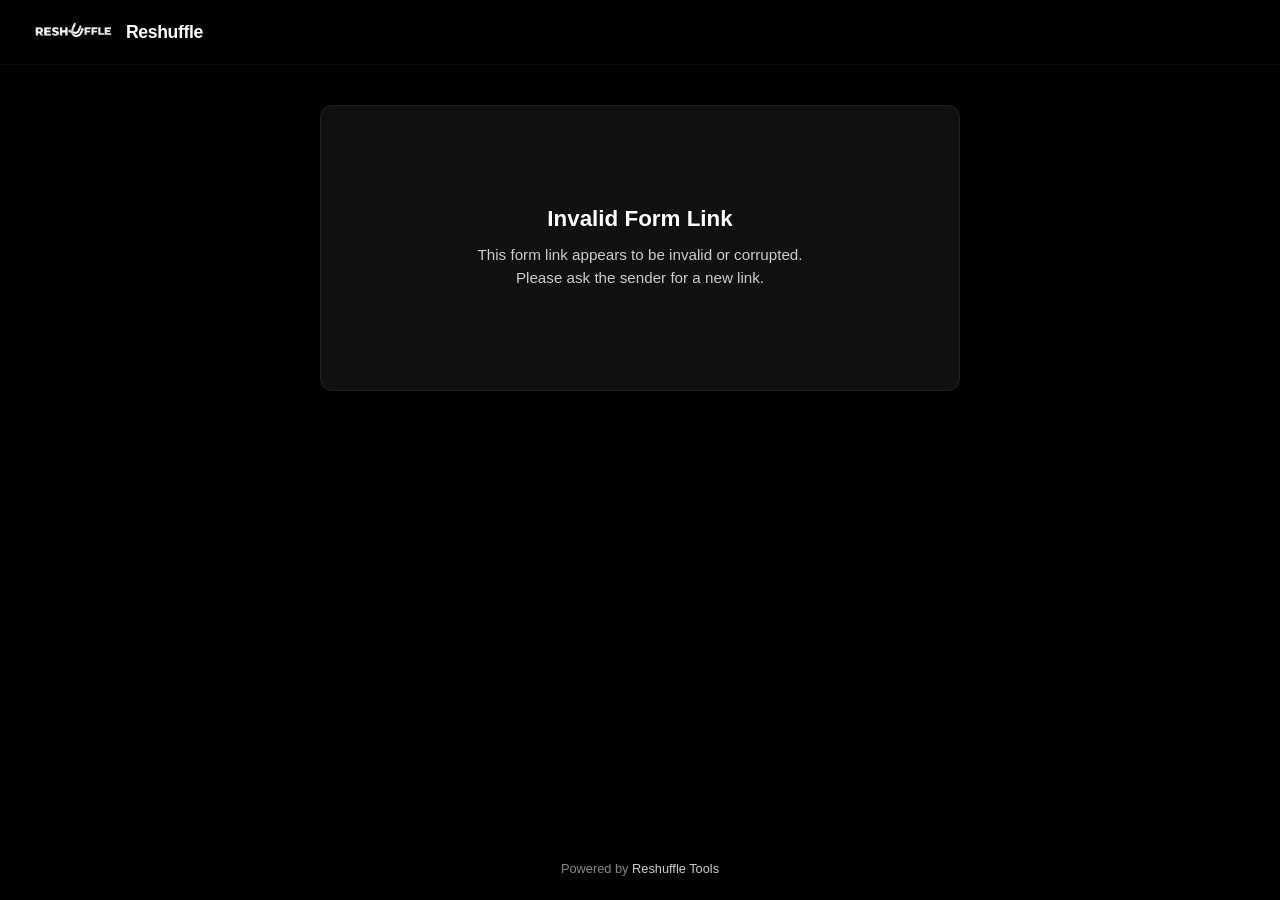
<file: onboarding-questionnaire/form.html>
<!DOCTYPE html>
<html lang="en">
<head>
<meta charset="UTF-8">
<meta name="viewport" content="width=device-width, initial-scale=1.0">
<title>Onboarding Form</title>
<link rel="icon" type="image/png" href="../5 (1).png">
<style>
*, *::before, *::after { margin: 0; padding: 0; box-sizing: border-box; }
:root {
  --black: #000000;
  --black-soft: #0A0A0A;
  --orange: #FF6B35;
  --orange-light: #FF8C5A;
  --white: #FFFFFF;
  --gray-dark: #111111;
  --gray-medium: #1A1A1A;
  --gray-light: #888888;
  --gray-lighter: #CCCCCC;
  --font: -apple-system, BlinkMacSystemFont, 'SF Pro Display', 'SF Pro Text', 'Helvetica Neue', Arial, sans-serif;
  --radius: 12px;
  --radius-sm: 8px;
  --transition: 0.2s ease;
}
html { font-size: 16px; }
body {
  font-family: var(--font);
  background: var(--black);
  color: var(--white);
  min-height: 100vh;
  -webkit-font-smoothing: antialiased;
  display: flex; flex-direction: column;
}
a { color: var(--orange); text-decoration: none; }
a:hover { color: var(--orange-light); }

/* Nav */
.nav {
  display: flex; align-items: center; justify-content: space-between;
  padding: 16px 32px;
  background: rgba(0,0,0,0.85);
  backdrop-filter: blur(20px); -webkit-backdrop-filter: blur(20px);
  border-bottom: 1px solid rgba(255,255,255,0.06);
}
.nav-logo { display: flex; align-items: center; gap: 12px; }
.nav-logo img { height: 32px; }
.nav-logo span { font-size: 1.1rem; font-weight: 600; letter-spacing: -0.02em; }

/* Container */
.form-container {
  flex: 1; display: flex; align-items: flex-start; justify-content: center;
  padding: 40px 20px 60px;
}
.form-card {
  width: 100%; max-width: 640px;
  background: var(--gray-dark);
  border: 1px solid rgba(255,255,255,0.06);
  border-radius: var(--radius);
  padding: 40px;
}
@media (max-width: 600px) { .form-card { padding: 24px 20px; } }
.form-title { font-size: 1.6rem; font-weight: 700; letter-spacing: -0.03em; margin-bottom: 8px; }
.form-desc { color: var(--gray-lighter); font-size: 0.95rem; line-height: 1.6; margin-bottom: 32px; }

/* Fields */
.form-field { margin-bottom: 28px; }
.form-field label {
  display: block; font-size: 0.9rem; font-weight: 600; color: var(--white); margin-bottom: 8px;
}
.required-star { color: var(--orange); margin-left: 2px; }
.form-field input[type="text"],
.form-field input[type="email"],
.form-field input[type="tel"],
.form-field input[type="date"],
.form-field input[type="file"],
.form-field textarea,
.form-field select {
  width: 100%; padding: 12px 16px;
  background: var(--gray-medium); color: var(--white);
  border: 1px solid rgba(255,255,255,0.1);
  border-radius: var(--radius-sm);
  font-family: var(--font); font-size: 0.95rem;
  transition: border-color var(--transition);
  outline: none;
}
.form-field input:focus, .form-field textarea:focus, .form-field select:focus {
  border-color: var(--orange);
}
.form-field textarea { resize: vertical; min-height: 100px; }
.form-field select {
  appearance: none;
  background-image: url("data:image/svg+xml,%3Csvg width='12' height='8' viewBox='0 0 12 8' fill='none' xmlns='http://www.w3.org/2000/svg'%3E%3Cpath d='M1 1.5L6 6.5L11 1.5' stroke='%23888' stroke-width='1.5' stroke-linecap='round' stroke-linejoin='round'/%3E%3C/svg%3E");
  background-repeat: no-repeat;
  background-position: right 14px center;
  padding-right: 36px;
}
.form-field input[type="file"] { color: var(--gray-light); }
.form-field .field-error {
  color: #ff453a; font-size: 0.8rem; margin-top: 6px; display: none;
}
.form-field.error input, .form-field.error textarea, .form-field.error select {
  border-color: #ff453a;
}
.form-field.error .field-error { display: block; }

.radio-group, .checkbox-group { display: flex; flex-direction: column; gap: 12px; }
.radio-group label, .checkbox-group label {
  display: flex; align-items: center; gap: 10px;
  font-weight: 400; color: var(--gray-lighter); cursor: pointer; font-size: 0.95rem;
}
.radio-group input, .checkbox-group input { accent-color: var(--orange); width: 18px; height: 18px; flex-shrink: 0; }

/* Buttons */
.btn {
  display: inline-flex; align-items: center; justify-content: center; gap: 8px;
  padding: 14px 28px; border-radius: 50px; border: none;
  font-family: var(--font); font-size: 1rem; font-weight: 600;
  cursor: pointer; transition: all var(--transition); white-space: nowrap;
}
.btn-primary { background: var(--orange); color: var(--white); }
.btn-primary:hover { background: var(--orange-light); transform: translateY(-1px); }
.btn-primary:disabled { opacity: 0.5; cursor: not-allowed; transform: none; }
.btn-secondary { background: var(--gray-medium); color: var(--gray-lighter); border: 1px solid rgba(255,255,255,0.1); }
.btn-secondary:hover { background: rgba(255,255,255,0.08); color: var(--white); }

.submit-row { margin-top: 36px; }
.submit-row .btn { width: 100%; padding: 16px; font-size: 1.05rem; }

/* Success */
.success-state {
  text-align: center; padding: 40px 20px;
}
.success-state .checkmark {
  width: 72px; height: 72px; margin: 0 auto 20px;
  background: rgba(255,107,53,0.12); border-radius: 50%;
  display: flex; align-items: center; justify-content: center;
}
.success-state h2 { font-size: 1.4rem; margin-bottom: 8px; }
.success-state p { color: var(--gray-lighter); font-size: 0.95rem; margin-bottom: 24px; line-height: 1.5; }
.success-btns { display: flex; flex-direction: column; gap: 12px; max-width: 340px; margin: 0 auto; }
.success-btns .btn { width: 100%; }

/* Error state */
.error-state {
  text-align: center; padding: 60px 20px;
}
.error-state h2 { font-size: 1.4rem; margin-bottom: 12px; }
.error-state p { color: var(--gray-lighter); font-size: 0.95rem; line-height: 1.5; }

/* Toast */
.copy-toast {
  position: fixed; bottom: 32px; left: 50%; transform: translateX(-50%) translateY(20px);
  background: var(--orange); color: var(--white); padding: 12px 28px;
  border-radius: 50px; font-size: 0.9rem; font-weight: 600;
  opacity: 0; pointer-events: none; transition: all 0.3s ease; z-index: 999;
}
.copy-toast.show { opacity: 1; transform: translateX(-50%) translateY(0); }

/* Powered by */
.powered-by {
  text-align: center; padding: 24px; color: var(--gray-light); font-size: 0.8rem;
}
.powered-by a { color: var(--gray-lighter); }
</style>
</head>
<body>

<nav class="nav">
  <div class="nav-logo">
    <img src="../2 (1).png" alt="Reshuffle">
    <span>Reshuffle</span>
  </div>
</nav>

<div class="form-container">
  <div class="form-card" id="formCard">
    <div id="formContent"></div>
  </div>
</div>

<div class="powered-by">Powered by <a href="../tools.html">Reshuffle Tools</a></div>

<div class="copy-toast" id="toast"></div>

<script>
(function() {
  'use strict';

  const formCard = document.getElementById('formCard');
  const formContent = document.getElementById('formContent');
  let config = null;

  // ── Decode config from URL hash ──
  function decodeConfig() {
    try {
      const hash = window.location.hash.substring(1);
      if (!hash) return null;
      const json = decodeURIComponent(escape(atob(hash)));
      const parsed = JSON.parse(json);
      if (!parsed || !Array.isArray(parsed.questions) || parsed.questions.length === 0) return null;
      // Sanitize
      parsed.title = typeof parsed.title === 'string' ? parsed.title : '';
      parsed.description = typeof parsed.description === 'string' ? parsed.description : '';
      parsed.email = typeof parsed.email === 'string' ? parsed.email : '';
      parsed.questions = parsed.questions.filter(q =>
        q && typeof q.label === 'string' && typeof q.type === 'string'
      ).map(q => ({
        id: q.id || ('q_' + Math.random().toString(36).substr(2, 9)),
        label: q.label,
        type: q.type,
        required: !!q.required,
        options: Array.isArray(q.options) ? q.options.filter(o => o != null && o !== '').map(String) : []
      }));
      return parsed.questions.length > 0 ? parsed : null;
    } catch(e) {
      return null;
    }
  }

  function escHtml(s) {
    const div = document.createElement('div');
    div.textContent = s || '';
    return div.innerHTML;
  }

  function escAttr(s) {
    return (s || '').replace(/&/g,'&amp;').replace(/"/g,'&quot;').replace(/</g,'&lt;').replace(/>/g,'&gt;');
  }

  // ── Render Error State ──
  function renderError() {
    formContent.innerHTML = `
      <div class="error-state">
        <h2>Invalid Form Link</h2>
        <p>This form link appears to be invalid or corrupted.<br>Please ask the sender for a new link.</p>
      </div>`;
  }

  // ── Render Form ──
  function renderForm() {
    let html = '';
    if (config.title) html += `<h1 class="form-title">${escHtml(config.title)}</h1>`;
    if (config.description) html += `<p class="form-desc">${escHtml(config.description)}</p>`;

    config.questions.forEach((q, i) => {
      const req = q.required ? '<span class="required-star">*</span>' : '';
      html += `<div class="form-field" data-qid="${escAttr(q.id)}" data-type="${escAttr(q.type)}" data-required="${q.required}">`;
      html += `<label>${escHtml(q.label)}${req}</label>`;

      switch(q.type) {
        case 'short_text':
          html += `<input type="text" name="${escAttr(q.id)}" placeholder="Your answer">`;
          break;
        case 'long_text':
          html += `<textarea name="${escAttr(q.id)}" placeholder="Your answer"></textarea>`;
          break;
        case 'email':
          html += `<input type="email" name="${escAttr(q.id)}" placeholder="email@example.com">`;
          break;
        case 'phone':
          html += `<input type="tel" name="${escAttr(q.id)}" placeholder="+1 (555) 000-0000">`;
          break;
        case 'date':
          html += `<input type="date" name="${escAttr(q.id)}">`;
          break;
        case 'file_upload':
          html += `<input type="file" name="${escAttr(q.id)}">`;
          html += `<div style="color:var(--gray-light);font-size:0.8rem;margin-top:6px;">File name will be included in submission</div>`;
          break;
        case 'dropdown':
          html += `<select name="${escAttr(q.id)}"><option value="">Select…</option>`;
          (q.options || []).forEach(o => { html += `<option value="${escAttr(o)}">${escHtml(o)}</option>`; });
          html += `</select>`;
          break;
        case 'multiple_choice':
          html += `<div class="radio-group">`;
          (q.options || []).forEach((o, j) => {
            html += `<label><input type="radio" name="${escAttr(q.id)}" value="${escAttr(o)}"> ${escHtml(o)}</label>`;
          });
          html += `</div>`;
          break;
        case 'checkbox':
          html += `<div class="checkbox-group">`;
          (q.options || []).forEach((o, j) => {
            html += `<label><input type="checkbox" name="${escAttr(q.id)}" value="${escAttr(o)}"> ${escHtml(o)}</label>`;
          });
          html += `</div>`;
          break;
        default:
          html += `<input type="text" name="${escAttr(q.id)}" placeholder="Your answer">`;
      }
      html += `<div class="field-error">This field is required</div>`;
      html += `</div>`;
    });

    html += `<div class="submit-row"><button class="btn btn-primary" id="submitBtn" type="button">Submit</button></div>`;
    formContent.innerHTML = html;
    document.getElementById('submitBtn').addEventListener('click', handleSubmit);
  }

  // ── Collect answers ──
  function collectAnswers() {
    const answers = [];
    let valid = true;

    config.questions.forEach(q => {
      const field = document.querySelector(`[data-qid="${CSS.escape(q.id)}"]`);
      if (!field) return;
      let value = '';

      switch(q.type) {
        case 'checkbox': {
          const checked = field.querySelectorAll('input[type="checkbox"]:checked');
          value = Array.from(checked).map(c => c.value).join(', ');
          break;
        }
        case 'multiple_choice': {
          const selected = field.querySelector('input[type="radio"]:checked');
          value = selected ? selected.value : '';
          break;
        }
        case 'file_upload': {
          const fileInput = field.querySelector('input[type="file"]');
          value = fileInput && fileInput.files.length > 0
            ? Array.from(fileInput.files).map(f => f.name).join(', ')
            : '';
          break;
        }
        default: {
          const input = field.querySelector('input, textarea, select');
          value = input ? input.value.trim() : '';
        }
      }

      // Validate required
      field.classList.remove('error');
      if (q.required && !value) {
        field.classList.add('error');
        valid = false;
      }
      // Validate email format
      if (q.type === 'email' && value && !/^[^\s@]+@[^\s@]+\.[^\s@]+$/.test(value)) {
        field.classList.add('error');
        field.querySelector('.field-error').textContent = 'Please enter a valid email address';
        valid = false;
      }

      answers.push({ label: q.label, value: value });
    });

    return { answers, valid };
  }

  // ── Submit ──
  function handleSubmit() {
    const { answers, valid } = collectAnswers();
    if (!valid) {
      // Scroll to first error
      const firstError = document.querySelector('.form-field.error');
      if (firstError) firstError.scrollIntoView({ behavior: 'smooth', block: 'center' });
      return;
    }

    // Format response text
    const lines = [];
    lines.push(`Form: ${config.title || 'Onboarding Questionnaire'}`);
    lines.push('---');
    answers.forEach(a => {
      lines.push(`${a.label}`);
      lines.push(`${a.value || '(no answer)'}`);
      lines.push('');
    });
    const body = lines.join('\n');

    // Show success state
    formContent.innerHTML = `
      <div class="success-state">
        <div class="checkmark">
          <svg width="36" height="36" fill="none" stroke="var(--orange)" stroke-width="2.5" viewBox="0 0 24 24"><path d="M20 6L9 17l-5-5"/></svg>
        </div>
        <h2>Thank you!</h2>
        <p>Your responses have been recorded. Choose how to send them below.</p>
        <div class="success-btns">
          <button class="btn btn-primary" id="mailtoBtn">
            <svg width="18" height="18" fill="none" stroke="currentColor" stroke-width="2" viewBox="0 0 24 24"><path d="M4 4h16c1.1 0 2 .9 2 2v12c0 1.1-.9 2-2 2H4c-1.1 0-2-.9-2-2V6c0-1.1.9-2 2-2z"/><polyline points="22,6 12,13 2,6"/></svg>
            Send via Email
          </button>
          <button class="btn btn-secondary" id="copyBtn">
            <svg width="18" height="18" fill="none" stroke="currentColor" stroke-width="2" viewBox="0 0 24 24"><rect x="9" y="9" width="13" height="13" rx="2"/><path d="M5 15H4a2 2 0 0 1-2-2V4a2 2 0 0 1 2-2h9a2 2 0 0 1 2 2v1"/></svg>
            Copy to Clipboard
          </button>
        </div>
      </div>`;

    document.getElementById('mailtoBtn').addEventListener('click', () => {
      const subject = encodeURIComponent(`Form Response: ${config.title || 'Onboarding Questionnaire'}`);
      const mailBody = encodeURIComponent(body);
      const email = config.email || '';
      window.location.href = `mailto:${email}?subject=${subject}&body=${mailBody}`;
    });

    document.getElementById('copyBtn').addEventListener('click', () => {
      navigator.clipboard.writeText(body).then(() => {
        showToast('Copied to clipboard!');
      }).catch(() => {
        // Fallback
        const ta = document.createElement('textarea');
        ta.value = body;
        document.body.appendChild(ta);
        ta.select();
        document.execCommand('copy');
        document.body.removeChild(ta);
        showToast('Copied to clipboard!');
      });
    });
  }

  // ── Toast ──
  function showToast(msg) {
    const t = document.getElementById('toast');
    t.textContent = msg;
    t.classList.add('show');
    clearTimeout(t._timer);
    t._timer = setTimeout(() => t.classList.remove('show'), 2500);
  }

  // ── Init ──
  config = decodeConfig();
  if (!config) {
    renderError();
  } else {
    document.title = (config.title || 'Onboarding Form') + ' — Reshuffle';
    renderForm();
  }
})();
</script>
</body>
</html>
</file>
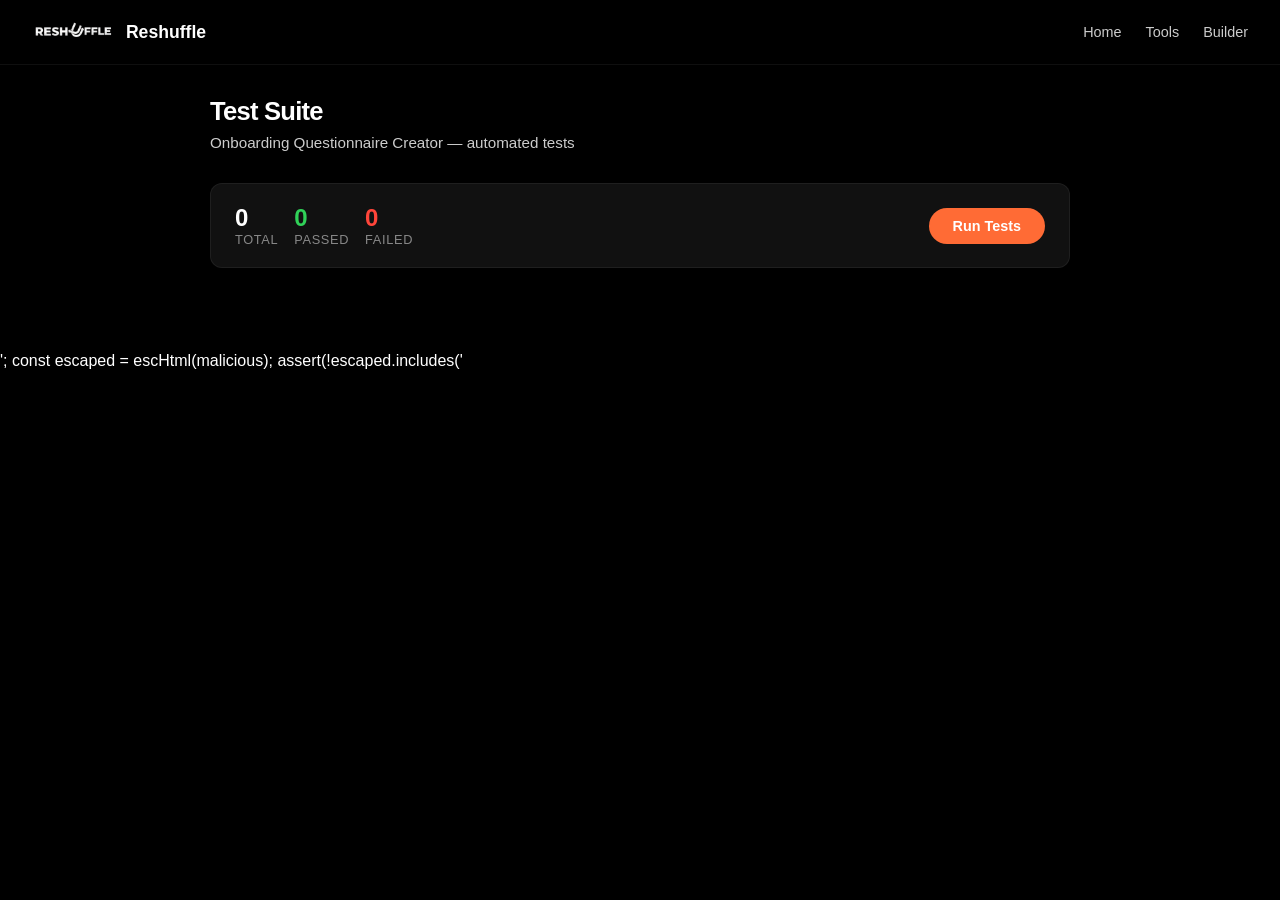
<file: onboarding-questionnaire/tests.html>
<!DOCTYPE html>
<html lang="en">
<head>
<meta charset="UTF-8">
<meta name="viewport" content="width=device-width, initial-scale=1.0">
<title>Tests — Onboarding Questionnaire Creator</title>
<link rel="icon" type="image/png" href="../5 (1).png">
<style>
*, *::before, *::after { margin: 0; padding: 0; box-sizing: border-box; }
:root {
  --black: #000000;
  --black-soft: #0A0A0A;
  --orange: #FF6B35;
  --orange-light: #FF8C5A;
  --white: #FFFFFF;
  --gray-dark: #111111;
  --gray-medium: #1A1A1A;
  --gray-light: #888888;
  --gray-lighter: #CCCCCC;
  --font: -apple-system, BlinkMacSystemFont, 'SF Pro Display', 'SF Pro Text', 'Helvetica Neue', Arial, sans-serif;
  --green: #30d158;
  --red: #ff453a;
  --radius: 12px;
  --radius-sm: 8px;
}
body {
  font-family: var(--font);
  background: var(--black);
  color: var(--white);
  min-height: 100vh;
  -webkit-font-smoothing: antialiased;
}
a { color: var(--orange); text-decoration: none; }

/* Nav */
.nav {
  display: flex; align-items: center; justify-content: space-between;
  padding: 16px 32px;
  background: rgba(0,0,0,0.85);
  backdrop-filter: blur(20px);
  border-bottom: 1px solid rgba(255,255,255,0.06);
}
.nav-logo { display: flex; align-items: center; gap: 12px; }
.nav-logo img { height: 32px; }
.nav-logo span { font-size: 1.1rem; font-weight: 600; }
.nav-links { display: flex; gap: 24px; }
.nav-links a { color: var(--gray-lighter); font-size: 0.9rem; font-weight: 500; }

/* Content */
.container { max-width: 900px; margin: 0 auto; padding: 32px 20px 60px; }
h1 { font-size: 1.6rem; font-weight: 700; letter-spacing: -0.03em; margin-bottom: 8px; }
.subtitle { color: var(--gray-lighter); font-size: 0.95rem; margin-bottom: 32px; }

/* Summary bar */
.summary {
  display: flex; gap: 16px; align-items: center; flex-wrap: wrap;
  padding: 20px 24px;
  background: var(--gray-dark);
  border: 1px solid rgba(255,255,255,0.06);
  border-radius: var(--radius);
  margin-bottom: 24px;
}
.summary .stat {
  font-size: 1.5rem; font-weight: 700;
}
.summary .stat-label { font-size: 0.8rem; color: var(--gray-light); text-transform: uppercase; letter-spacing: 0.05em; }
.stat-pass { color: var(--green); }
.stat-fail { color: var(--red); }
.stat-total { color: var(--white); }
.summary .run-btn {
  margin-left: auto;
  padding: 10px 24px; border-radius: 50px; border: none;
  background: var(--orange); color: var(--white);
  font-family: var(--font); font-size: 0.9rem; font-weight: 600;
  cursor: pointer; transition: all 0.2s;
}
.summary .run-btn:hover { background: var(--orange-light); }

/* Category */
.category {
  margin-bottom: 24px;
  background: var(--gray-dark);
  border: 1px solid rgba(255,255,255,0.06);
  border-radius: var(--radius);
  overflow: hidden;
}
.category-header {
  display: flex; align-items: center; justify-content: space-between;
  padding: 16px 24px;
  background: var(--gray-medium);
  cursor: pointer;
  user-select: none;
}
.category-header h2 { font-size: 1rem; font-weight: 600; }
.category-header .badge {
  padding: 4px 12px; border-radius: 50px; font-size: 0.78rem; font-weight: 600;
}
.badge-pass { background: rgba(48,209,88,0.15); color: var(--green); }
.badge-fail { background: rgba(255,69,58,0.15); color: var(--red); }
.badge-pending { background: rgba(255,255,255,0.06); color: var(--gray-light); }

.test-list { padding: 8px 16px; }
.test-item {
  display: flex; align-items: flex-start; gap: 12px;
  padding: 12px 8px;
  border-bottom: 1px solid rgba(255,255,255,0.04);
  font-size: 0.88rem;
}
.test-item:last-child { border-bottom: none; }
.test-icon { flex-shrink: 0; width: 22px; height: 22px; display: flex; align-items: center; justify-content: center; border-radius: 50%; font-size: 0.75rem; font-weight: 700; }
.test-icon.pass { background: rgba(48,209,88,0.15); color: var(--green); }
.test-icon.fail { background: rgba(255,69,58,0.15); color: var(--red); }
.test-icon.pending { background: rgba(255,255,255,0.06); color: var(--gray-light); }
.test-name { flex: 1; color: var(--gray-lighter); }
.test-error { color: var(--red); font-size: 0.8rem; margin-top: 4px; font-family: 'SF Mono', Monaco, monospace; opacity: 0.85; word-break: break-word; }
.test-time { color: var(--gray-light); font-size: 0.78rem; flex-shrink: 0; }
</style>
</head>
<body>

<nav class="nav">
  <div class="nav-logo">
    <img src="../2 (1).png" alt="Reshuffle">
    <span>Reshuffle</span>
  </div>
  <div class="nav-links">
    <a href="../index.html">Home</a>
    <a href="../tools.html">Tools</a>
    <a href="index.html">Builder</a>
  </div>
</nav>

<div class="container">
  <h1>Test Suite</h1>
  <p class="subtitle">Onboarding Questionnaire Creator — automated tests</p>

  <div class="summary" id="summary">
    <div><div class="stat stat-total" id="statTotal">0</div><div class="stat-label">Total</div></div>
    <div><div class="stat stat-pass" id="statPass">0</div><div class="stat-label">Passed</div></div>
    <div><div class="stat stat-fail" id="statFail">0</div><div class="stat-label">Failed</div></div>
    <button class="run-btn" id="runBtn" onclick="runAllTests()">Run Tests</button>
  </div>

  <div id="testOutput"></div>
</div>

<script>
// ═══════════════════════════════════════════════════════
// Simple Test Runner
// ═══════════════════════════════════════════════════════
const categories = [];
let totalPass = 0, totalFail = 0;

function describe(name, fn) {
  const cat = { name, tests: [], fn };
  categories.push(cat);
}

function assert(condition, message) {
  if (!condition) throw new Error(message || 'Assertion failed');
}

function assertEqual(a, b, message) {
  if (a !== b) throw new Error(message || `Expected ${JSON.stringify(b)}, got ${JSON.stringify(a)}`);
}

function assertDeepEqual(a, b, message) {
  if (JSON.stringify(a) !== JSON.stringify(b)) throw new Error(message || `Deep equal failed:\n${JSON.stringify(a)}\nvs\n${JSON.stringify(b)}`);
}

function assertThrows(fn, message) {
  let threw = false;
  try { fn(); } catch(e) { threw = true; }
  if (!threw) throw new Error(message || 'Expected function to throw');
}

// ═══════════════════════════════════════════════════════
// Shared helpers (mirror the app logic)
// ═══════════════════════════════════════════════════════
function genId() { return 'q_' + Math.random().toString(36).substr(2, 9) + Date.now().toString(36); }

function encodeConfig(config) {
  const json = JSON.stringify(config);
  return btoa(unescape(encodeURIComponent(json)));
}

function decodeConfig(encoded) {
  try {
    const json = decodeURIComponent(escape(atob(encoded)));
    const parsed = JSON.parse(json);
    if (!parsed || !Array.isArray(parsed.questions) || parsed.questions.length === 0) return null;
    parsed.title = typeof parsed.title === 'string' ? parsed.title : '';
    parsed.description = typeof parsed.description === 'string' ? parsed.description : '';
    parsed.email = typeof parsed.email === 'string' ? parsed.email : '';
    parsed.questions = parsed.questions.filter(q =>
      q && typeof q.label === 'string' && typeof q.type === 'string'
    ).map(q => ({
      id: q.id || genId(),
      label: q.label,
      type: q.type,
      required: !!q.required,
      options: Array.isArray(q.options) ? q.options.map(String) : []
    }));
    return parsed.questions.length > 0 ? parsed : null;
  } catch(e) {
    return null;
  }
}

function escHtml(s) {
  const div = document.createElement('div');
  div.textContent = s || '';
  return div.innerHTML;
}

function makeQuestion(overrides) {
  return Object.assign({
    id: genId(), label: 'Test question', type: 'short_text',
    required: false, enabled: true, options: []
  }, overrides);
}

function makeConfig(questions, settings) {
  return {
    title: (settings && settings.title) || 'Test Form',
    description: (settings && settings.description) || '',
    email: (settings && settings.email) || 'test@example.com',
    questions: questions || [makeQuestion()]
  };
}

// ═══════════════════════════════════════════════════════
// TEST DEFINITIONS
// ═══════════════════════════════════════════════════════

// ── A. Question Management ──
describe('Question Management', function(it) {
  it('should add a question to a list', function() {
    const questions = [];
    const q = makeQuestion({ label: 'New Q' });
    questions.push(q);
    assertEqual(questions.length, 1);
    assertEqual(questions[0].label, 'New Q');
  });

  it('should remove a question by id', function() {
    const q1 = makeQuestion({ label: 'Q1' });
    const q2 = makeQuestion({ label: 'Q2' });
    let questions = [q1, q2];
    questions = questions.filter(q => q.id !== q1.id);
    assertEqual(questions.length, 1);
    assertEqual(questions[0].label, 'Q2');
  });

  it('should reorder questions', function() {
    const q1 = makeQuestion({ label: 'A' });
    const q2 = makeQuestion({ label: 'B' });
    const q3 = makeQuestion({ label: 'C' });
    const questions = [q1, q2, q3];
    // Move q3 to index 0
    const [removed] = questions.splice(2, 1);
    questions.splice(0, 0, removed);
    assertEqual(questions[0].label, 'C');
    assertEqual(questions[1].label, 'A');
    assertEqual(questions[2].label, 'B');
  });

  it('should edit a question label', function() {
    const q = makeQuestion({ label: 'Old label' });
    q.label = 'New label';
    assertEqual(q.label, 'New label');
  });

  it('should edit a question type', function() {
    const q = makeQuestion({ type: 'short_text' });
    q.type = 'dropdown';
    q.options = ['A', 'B', 'C'];
    assertEqual(q.type, 'dropdown');
    assertEqual(q.options.length, 3);
  });

  it('should toggle question enabled state', function() {
    const q = makeQuestion({ enabled: true });
    q.enabled = !q.enabled;
    assertEqual(q.enabled, false);
    q.enabled = !q.enabled;
    assertEqual(q.enabled, true);
  });

  it('should toggle required state', function() {
    const q = makeQuestion({ required: false });
    q.required = true;
    assertEqual(q.required, true);
  });

  it('should generate unique IDs', function() {
    const ids = new Set();
    for (let i = 0; i < 1000; i++) ids.add(genId());
    assertEqual(ids.size, 1000, 'All 1000 IDs should be unique');
  });

  it('should handle empty question label', function() {
    const q = makeQuestion({ label: '' });
    assertEqual(q.label, '');
    const config = makeConfig([q]);
    const encoded = encodeConfig(config);
    const decoded = decodeConfig(encoded);
    assertEqual(decoded.questions[0].label, '');
  });

  it('should add and remove options for choice types', function() {
    const q = makeQuestion({ type: 'dropdown', options: ['A', 'B'] });
    q.options.push('C');
    assertEqual(q.options.length, 3);
    q.options.splice(1, 1);
    assertEqual(q.options.length, 2);
    assertEqual(q.options[1], 'C');
  });
});

// ── B. Form Config Encoding/Decoding ──
describe('Form Config Encode/Decode', function(it) {
  it('should encode and decode a simple config', function() {
    const config = makeConfig();
    const encoded = encodeConfig(config);
    const decoded = decodeConfig(encoded);
    assertEqual(decoded.title, config.title);
    assertEqual(decoded.email, config.email);
    assertEqual(decoded.questions.length, config.questions.length);
  });

  it('should preserve all question fields through encode/decode', function() {
    const q = { id: 'test_123', label: 'Test?', type: 'dropdown', required: true, options: ['X', 'Y'] };
    const config = makeConfig([q]);
    const decoded = decodeConfig(encodeConfig(config));
    assertEqual(decoded.questions[0].id, 'test_123');
    assertEqual(decoded.questions[0].label, 'Test?');
    assertEqual(decoded.questions[0].type, 'dropdown');
    assertEqual(decoded.questions[0].required, true);
    assertDeepEqual(decoded.questions[0].options, ['X', 'Y']);
  });

  it('should handle malformed base64 gracefully', function() {
    assertEqual(decodeConfig('not_valid_base64!!!'), null);
  });

  it('should handle empty string', function() {
    assertEqual(decodeConfig(''), null);
  });

  it('should handle valid base64 but invalid JSON', function() {
    assertEqual(decodeConfig(btoa('not json')), null);
  });

  it('should handle valid JSON but wrong structure', function() {
    assertEqual(decodeConfig(btoa(JSON.stringify({ foo: 'bar' }))), null);
  });

  it('should handle config with empty questions array', function() {
    assertEqual(decodeConfig(btoa(JSON.stringify({ questions: [] }))), null);
  });

  it('should filter out invalid questions', function() {
    const config = { title: 'T', email: '', description: '', questions: [
      { label: 'Valid', type: 'short_text' },
      { nolabel: true },
      null,
      { label: 'Also Valid', type: 'email' }
    ]};
    const decoded = decodeConfig(encodeConfig(config));
    assertEqual(decoded.questions.length, 2);
  });

  it('should handle unicode in config', function() {
    const config = makeConfig([makeQuestion({ label: 'Как дела? 你好 🎉' })]);
    const decoded = decodeConfig(encodeConfig(config));
    assertEqual(decoded.questions[0].label, 'Как дела? 你好 🎉');
  });

  it('should handle very long config (100 questions)', function() {
    const questions = [];
    for (let i = 0; i < 100; i++) {
      questions.push(makeQuestion({ label: `Question ${i+1} with some extra text to make it longer` }));
    }
    const config = makeConfig(questions);
    const encoded = encodeConfig(config);
    const decoded = decodeConfig(encoded);
    assertEqual(decoded.questions.length, 100);
    // Check URL length is manageable (base64 of 100 questions)
    assert(encoded.length < 50000, 'Encoded length should be under 50KB');
  });

  it('should default missing fields gracefully', function() {
    const config = { questions: [{ label: 'Q', type: 'short_text' }] };
    const decoded = decodeConfig(encodeConfig(config));
    assertEqual(decoded.title, '');
    assertEqual(decoded.description, '');
    assertEqual(decoded.email, '');
    assertEqual(decoded.questions[0].required, false);
    assert(Array.isArray(decoded.questions[0].options));
  });
});

// ── C. Validation ──
describe('Validation', function(it) {
  it('should identify required fields missing values', function() {
    const q = makeQuestion({ required: true, label: 'Name' });
    const value = '';
    const isValid = !q.required || value.trim().length > 0;
    assertEqual(isValid, false);
  });

  it('should pass required fields with values', function() {
    const q = makeQuestion({ required: true });
    const value = 'John Doe';
    const isValid = !q.required || value.trim().length > 0;
    assertEqual(isValid, true);
  });

  it('should validate email format - valid', function() {
    const validEmails = ['a@b.com', 'test@test.co.uk', 'name+tag@domain.org'];
    validEmails.forEach(e => {
      assert(/^[^\s@]+@[^\s@]+\.[^\s@]+$/.test(e), `${e} should be valid`);
    });
  });

  it('should validate email format - invalid', function() {
    const invalidEmails = ['notanemail', '@missing.com', 'no@', 'spaces in@email.com', ''];
    invalidEmails.forEach(e => {
      assert(!/^[^\s@]+@[^\s@]+\.[^\s@]+$/.test(e), `${e} should be invalid`);
    });
  });

  it('should allow non-required fields to be empty', function() {
    const q = makeQuestion({ required: false });
    const value = '';
    const isValid = !q.required || value.trim().length > 0;
    assertEqual(isValid, true);
  });

  it('should validate checkbox - at least one checked when required', function() {
    const q = makeQuestion({ type: 'checkbox', required: true, options: ['A', 'B'] });
    const checked = [];
    const isValid = !q.required || checked.length > 0;
    assertEqual(isValid, false);
    checked.push('A');
    const isValid2 = !q.required || checked.length > 0;
    assertEqual(isValid2, true);
  });

  it('should validate dropdown - selection made when required', function() {
    const q = makeQuestion({ type: 'dropdown', required: true, options: ['X', 'Y'] });
    let value = '';
    assert(!(q.required && !value), 'Empty dropdown should fail');
    value = 'X';
    assert(!q.required || value, 'Selected dropdown should pass');
  });
});

// ── D. Rendering ──
describe('Rendering', function(it) {
  it('should render short_text as text input', function() {
    const q = makeQuestion({ type: 'short_text', label: 'Name' });
    const container = document.createElement('div');
    container.innerHTML = `<input type="text" placeholder="Your answer">`;
    assertEqual(container.querySelector('input').type, 'text');
  });

  it('should render long_text as textarea', function() {
    const container = document.createElement('div');
    container.innerHTML = `<textarea placeholder="Your answer"></textarea>`;
    assert(container.querySelector('textarea') !== null);
  });

  it('should render email as email input', function() {
    const container = document.createElement('div');
    container.innerHTML = `<input type="email" placeholder="email@example.com">`;
    assertEqual(container.querySelector('input').type, 'email');
  });

  it('should render phone as tel input', function() {
    const container = document.createElement('div');
    container.innerHTML = `<input type="tel">`;
    assertEqual(container.querySelector('input').type, 'tel');
  });

  it('should render date as date input', function() {
    const container = document.createElement('div');
    container.innerHTML = `<input type="date">`;
    assertEqual(container.querySelector('input').type, 'date');
  });

  it('should render dropdown with options', function() {
    const q = makeQuestion({ type: 'dropdown', options: ['A', 'B', 'C'] });
    const container = document.createElement('div');
    let html = '<select><option value="">Select…</option>';
    q.options.forEach(o => html += `<option value="${o}">${o}</option>`);
    html += '</select>';
    container.innerHTML = html;
    assertEqual(container.querySelectorAll('option').length, 4); // 3 + placeholder
  });

  it('should render multiple_choice as radio buttons', function() {
    const q = makeQuestion({ type: 'multiple_choice', options: ['Yes', 'No'] });
    const container = document.createElement('div');
    let html = '';
    q.options.forEach(o => html += `<label><input type="radio" name="test" value="${o}"> ${o}</label>`);
    container.innerHTML = html;
    assertEqual(container.querySelectorAll('input[type="radio"]').length, 2);
  });

  it('should render checkbox options', function() {
    const q = makeQuestion({ type: 'checkbox', options: ['A', 'B', 'C'] });
    const container = document.createElement('div');
    let html = '';
    q.options.forEach(o => html += `<label><input type="checkbox" value="${o}"> ${o}</label>`);
    container.innerHTML = html;
    assertEqual(container.querySelectorAll('input[type="checkbox"]').length, 3);
  });

  it('should render file_upload as file input', function() {
    const container = document.createElement('div');
    container.innerHTML = `<input type="file">`;
    assertEqual(container.querySelector('input').type, 'file');
  });

  it('should show required star for required fields', function() {
    const q = makeQuestion({ required: true, label: 'Name' });
    const html = `<label>${escHtml(q.label)}${q.required ? '<span class="required-star">*</span>' : ''}</label>`;
    assert(html.includes('required-star'), 'Should contain required star');
  });

  it('should not show required star for optional fields', function() {
    const q = makeQuestion({ required: false, label: 'Name' });
    const html = `<label>${escHtml(q.label)}${q.required ? '<span class="required-star">*</span>' : ''}</label>`;
    assert(!html.includes('required-star'), 'Should not contain required star');
  });

  it('should render title and description', function() {
    const config = makeConfig(null, { title: 'My Form', description: 'Fill this out' });
    const container = document.createElement('div');
    let html = '';
    if (config.title) html += `<h1>${escHtml(config.title)}</h1>`;
    if (config.description) html += `<p>${escHtml(config.description)}</p>`;
    container.innerHTML = html;
    assertEqual(container.querySelector('h1').textContent, 'My Form');
    assertEqual(container.querySelector('p').textContent, 'Fill this out');
  });
});

// ── E. Edge Cases ──
describe('Edge Cases', function(it) {
  it('should escape XSS in question labels', function() {
    const malicious = '<script>alert("xss")</script>';
    const escaped = escHtml(malicious);
    assert(!escaped.includes('<script>'), 'Should escape script tags');
    assert(escaped.includes('&lt;script&gt;'), 'Should contain escaped version');
  });

  it('should escape XSS in option values', function() {
    const malicious = '"><img src=x onerror=alert(1)>';
    const escaped = escHtml(malicious);
    assert(!escaped.includes('<img'), 'Should escape img tags');
  });

  it('should handle very long question labels', function() {
    const longLabel = 'A'.repeat(5000);
    const q = makeQuestion({ label: longLabel });
    const config = makeConfig([q]);
    const encoded = encodeConfig(config);
    const decoded = decodeConfig(encoded);
    assertEqual(decoded.questions[0].label.length, 5000);
  });

  it('should handle special characters in labels', function() {
    const special = 'What\'s your "name"? <b>Bold</b> & more…';
    const escaped = escHtml(special);
    assert(!escaped.includes('<b>'), 'HTML tags should be escaped');
    assert(escaped.includes('&amp;'), 'Ampersand should be escaped');
  });

  it('should handle emoji in questions', function() {
    const emoji = '🚀 What is your favorite emoji? 🎉✨💡';
    const config = makeConfig([makeQuestion({ label: emoji })]);
    const decoded = decodeConfig(encodeConfig(config));
    assertEqual(decoded.questions[0].label, emoji);
  });

  it('should handle 100+ questions performance', function() {
    const start = performance.now();
    const questions = [];
    for (let i = 0; i < 150; i++) {
      questions.push(makeQuestion({
        label: `Question ${i+1}: What do you think about topic number ${i+1}?`,
        type: i % 3 === 0 ? 'dropdown' : i % 3 === 1 ? 'short_text' : 'long_text',
        options: i % 3 === 0 ? ['Option A', 'Option B', 'Option C'] : []
      }));
    }
    const config = makeConfig(questions);
    const encoded = encodeConfig(config);
    const decoded = decodeConfig(encoded);
    const elapsed = performance.now() - start;
    assertEqual(decoded.questions.length, 150);
    assert(elapsed < 500, `Encode/decode of 150 questions took ${elapsed.toFixed(1)}ms, should be under 500ms`);
  });

  it('should handle localStorage save/load cycle', function() {
    const key = '__test_onboarding__';
    const data = { questions: [makeQuestion()], settings: { title: 'T', description: '', email: '' } };
    localStorage.setItem(key, JSON.stringify(data));
    const loaded = JSON.parse(localStorage.getItem(key));
    assertEqual(loaded.questions.length, 1);
    assertEqual(loaded.settings.title, 'T');
    localStorage.removeItem(key);
  });

  it('should handle null/undefined in options array', function() {
    const config = {
      title: '', description: '', email: '',
      questions: [{ id: 'q1', label: 'Test', type: 'dropdown', required: false, options: ['A', null, undefined, 'B'] }]
    };
    const decoded = decodeConfig(encodeConfig(config));
    // null and undefined get converted to string "null" and "undefined" by map(String)
    assertEqual(decoded.questions[0].options.length, 4);
    assertEqual(decoded.questions[0].options[0], 'A');
    assertEqual(decoded.questions[0].options[3], 'B');
  });

  it('should produce a valid URL with encoded config', function() {
    const config = makeConfig([makeQuestion({ label: 'Hello world?' })]);
    const encoded = encodeConfig(config);
    const url = 'form.html#' + encoded;
    // Should not contain raw special URL chars in the base64
    assert(!encoded.includes(' '), 'Base64 should not contain spaces');
    assert(url.startsWith('form.html#'), 'URL should start with form.html#');
  });

  it('should handle config with all question types', function() {
    const types = ['short_text','long_text','email','phone','date','dropdown','multiple_choice','checkbox','file_upload'];
    const questions = types.map(t => makeQuestion({
      type: t,
      label: `Type: ${t}`,
      options: ['dropdown','multiple_choice','checkbox'].includes(t) ? ['A','B'] : []
    }));
    const config = makeConfig(questions);
    const decoded = decodeConfig(encodeConfig(config));
    assertEqual(decoded.questions.length, 9);
    types.forEach((t, i) => assertEqual(decoded.questions[i].type, t));
  });

  it('should handle empty title and description', function() {
    const config = { title: '', description: '', email: '', questions: [{ label: 'Q', type: 'short_text' }] };
    const decoded = decodeConfig(encodeConfig(config));
    assertEqual(decoded.title, '');
    assertEqual(decoded.description, '');
  });

  it('should handle non-string title gracefully', function() {
    const config = { title: 123, description: null, email: false, questions: [{ label: 'Q', type: 'short_text' }] };
    const decoded = decodeConfig(encodeConfig(config));
    // Non-strings should be normalized to ''
    assertEqual(decoded.title, '');
    assertEqual(decoded.description, '');
    assertEqual(decoded.email, '');
  });
});

// ═══════════════════════════════════════════════════════
// TEST RUNNER
// ═══════════════════════════════════════════════════════
async function runAllTests() {
  totalPass = 0;
  totalFail = 0;
  const output = document.getElementById('testOutput');
  output.innerHTML = '';

  for (const cat of categories) {
    const results = [];
    // Collect tests
    const tests = [];
    cat.fn(function it(name, fn) {
      tests.push({ name, fn });
    });

    // Run tests
    for (const test of tests) {
      const start = performance.now();
      try {
        test.fn();
        const elapsed = performance.now() - start;
        results.push({ name: test.name, passed: true, time: elapsed });
        totalPass++;
      } catch(e) {
        const elapsed = performance.now() - start;
        results.push({ name: test.name, passed: false, error: e.message, time: elapsed });
        totalFail++;
      }
    }

    // Render category
    const allPassed = results.every(r => r.passed);
    const passCount = results.filter(r => r.passed).length;
    const catEl = document.createElement('div');
    catEl.className = 'category';

    let testsHtml = results.map(r => `
      <div class="test-item">
        <div class="test-icon ${r.passed ? 'pass' : 'fail'}">${r.passed ? '✓' : '✕'}</div>
        <div class="test-name">
          ${escHtml(r.name)}
          ${r.error ? `<div class="test-error">${escHtml(r.error)}</div>` : ''}
        </div>
        <div class="test-time">${r.time.toFixed(1)}ms</div>
      </div>
    `).join('');

    catEl.innerHTML = `
      <div class="category-header">
        <h2>${escHtml(cat.name)}</h2>
        <span class="badge ${allPassed ? 'badge-pass' : 'badge-fail'}">${passCount}/${results.length}</span>
      </div>
      <div class="test-list">${testsHtml}</div>
    `;
    output.appendChild(catEl);
  }

  // Update summary
  document.getElementById('statTotal').textContent = totalPass + totalFail;
  document.getElementById('statPass').textContent = totalPass;
  document.getElementById('statFail').textContent = totalFail;

  const btn = document.getElementById('runBtn');
  btn.textContent = 'Re-run Tests';
}

// Auto-run on load
window.addEventListener('DOMContentLoaded', () => setTimeout(runAllTests, 100));
</script>
</body>
</html>
</file>
